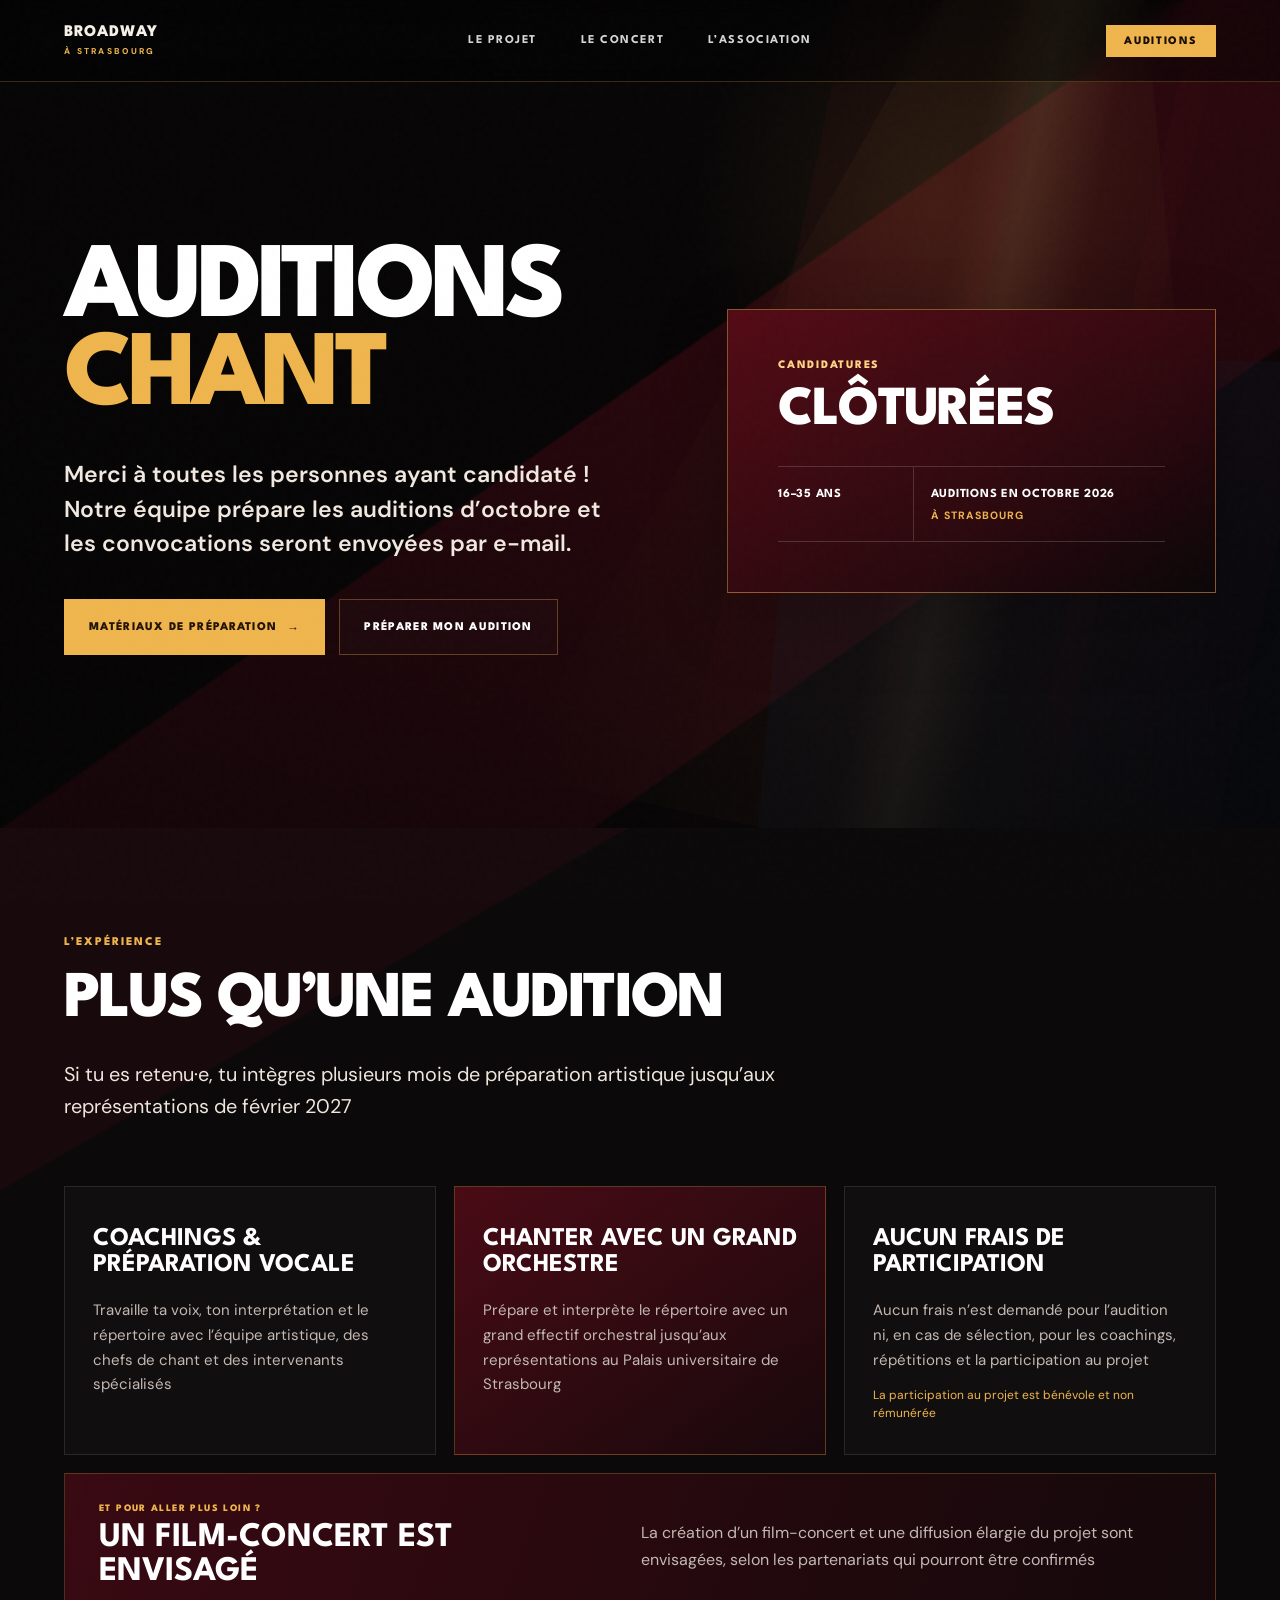
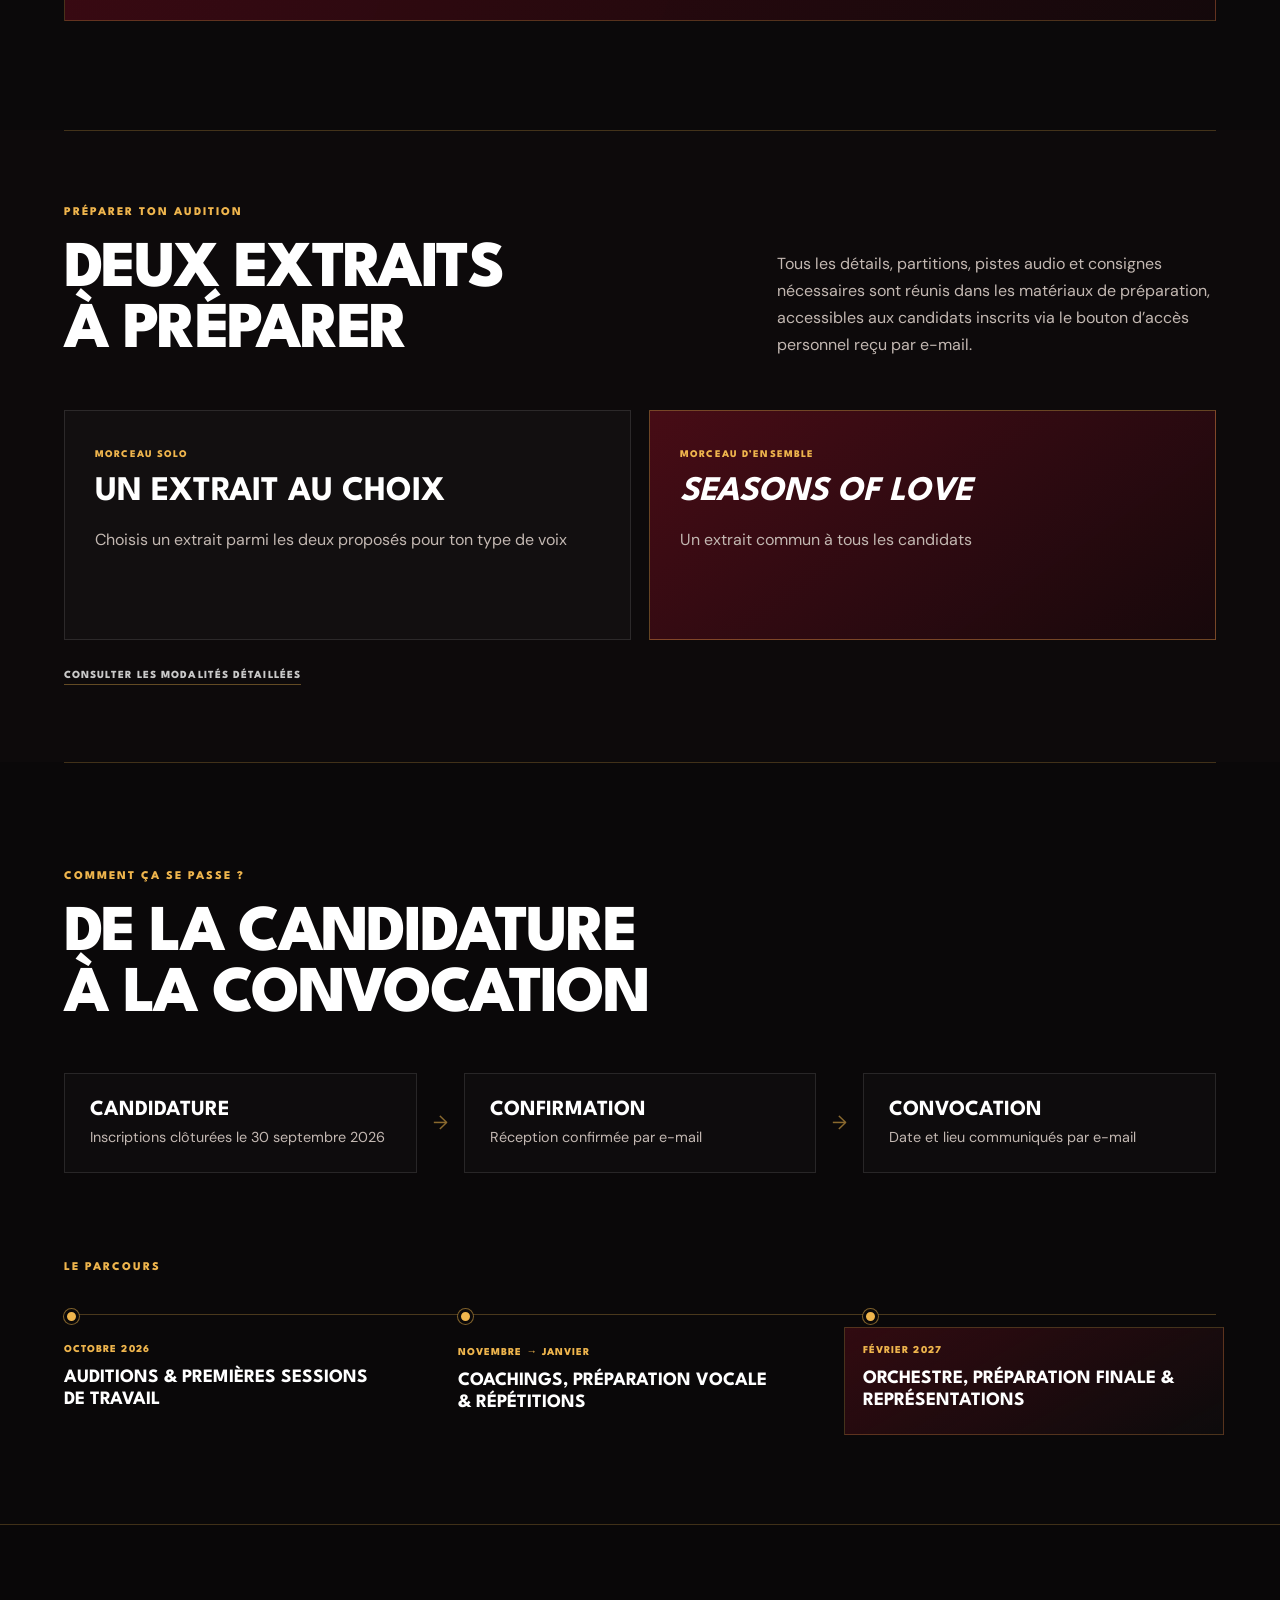
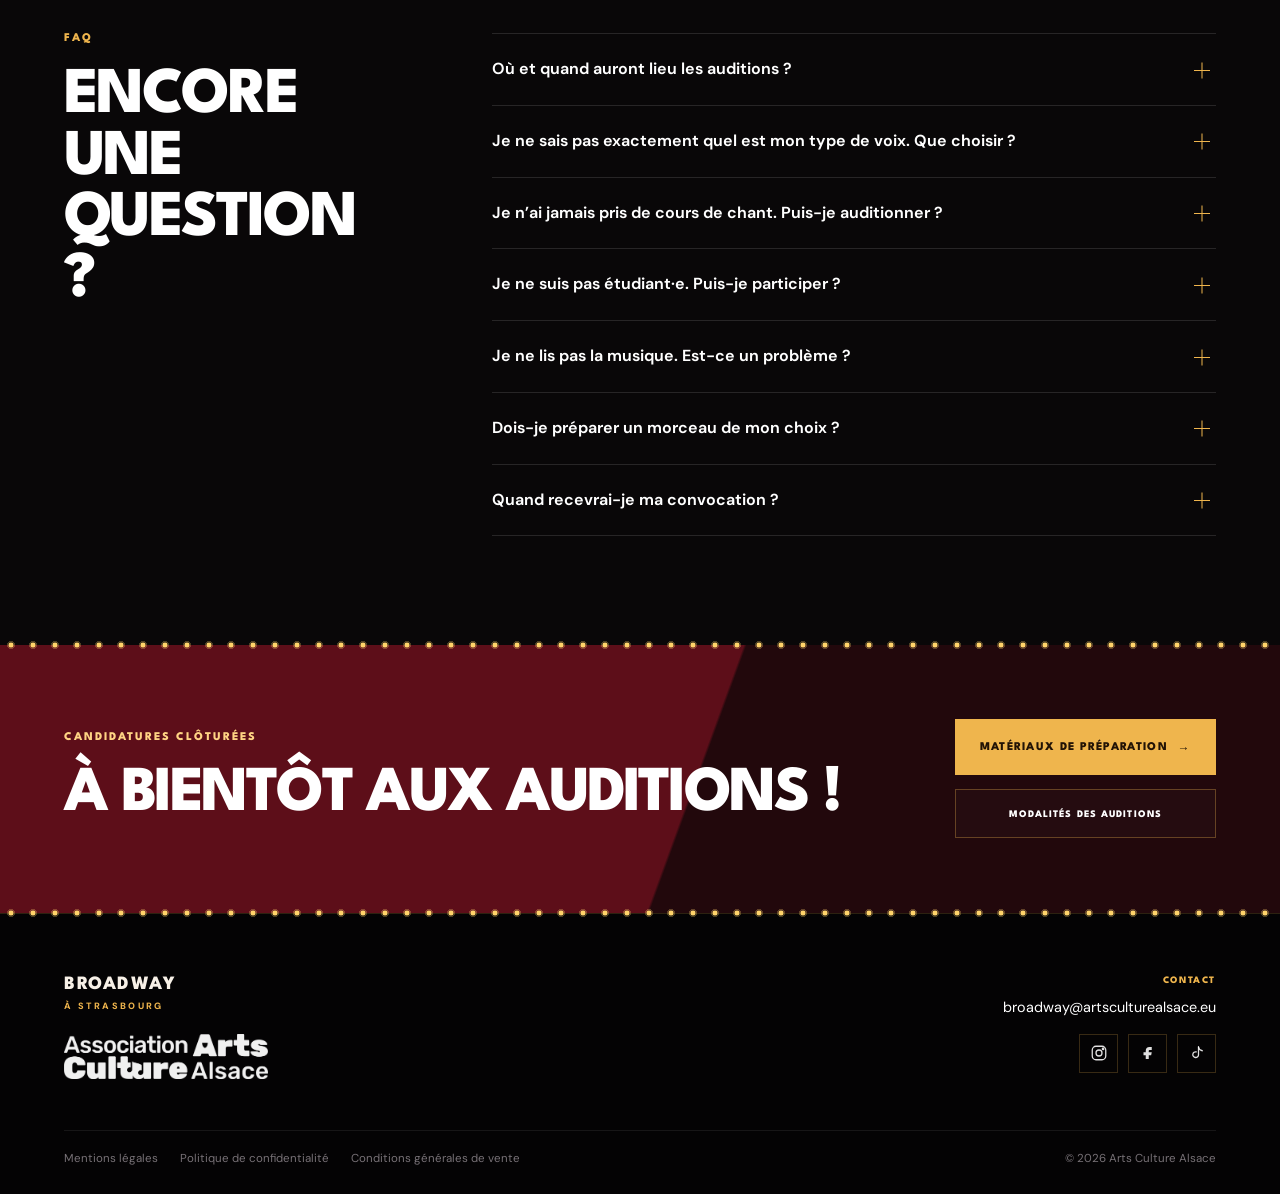
<file: auditions/index.html>
<!DOCTYPE html>

<html lang="fr">
<head>
<meta charset="utf-8"/>
<meta content="width=device-width, initial-scale=1, viewport-fit=cover" name="viewport"/>
<meta content="#17070a" name="theme-color"/>
<meta content="Auditions chant pour Broadway à Strasbourg — candidatures clôturées, auditions à Strasbourg en octobre 2026." name="description"/>
<meta content="Auditions chant · Broadway à Strasbourg" property="og:title"/>
<meta content="Les candidatures sont clôturées. Informations et préparation pour les candidats inscrits." property="og:description"/>
<meta content="website" property="og:type"/>
<title>Auditions chant · Broadway à Strasbourg</title>
<link href="../assets/icons/favicon.ico" rel="icon" sizes="any"/>
<link href="../assets/icons/favicon-32x32.png" rel="icon" sizes="32x32" type="image/png"/>
<link href="../assets/icons/favicon-16x16.png" rel="icon" sizes="16x16" type="image/png"/>
<link href="../assets/icons/apple-touch-icon.png" rel="apple-touch-icon"/>
<link href="https://fonts.googleapis.com" rel="preconnect"/>
<link crossorigin="" href="https://fonts.gstatic.com" rel="preconnect"/>
<link href="https://fonts.googleapis.com/css2?family=DM+Sans:wght@400;500;600;700;800&amp;family=League+Spartan:wght@500;600;700;800&amp;display=swap" rel="stylesheet"/>
<link href="../css/style.css" rel="stylesheet"/>
<link href="../css/auditions.css" rel="stylesheet"/>
</head>
<body class="auditions-page">
<div aria-hidden="true" class="grain"></div>
<header class="site-header" id="top">
<a aria-label="Broadway à Strasbourg — accueil" class="brand" href="../#top">
<span class="brand-main">BROADWAY</span>
<span class="brand-sub">À STRASBOURG</span>
</a>
<nav aria-label="Navigation principale" class="desktop-nav">
<a href="../#projet">LE PROJET</a>
<a href="../#concert">LE CONCERT</a>
<a href="../#association">L’ASSOCIATION</a>
</nav>
<a aria-current="page" class="nav-cta nav-cta-active" href="./">AUDITIONS</a>
<button aria-expanded="false" aria-label="Ouvrir le menu" class="menu-toggle" type="button">
<span></span><span></span>
</button>
</header>
<div aria-hidden="true" class="mobile-menu">
<nav aria-label="Navigation mobile">
<a href="../#projet">LE PROJET</a>
<a href="../#concert">LE CONCERT</a>
<a href="../#association">L’ASSOCIATION</a>
<a aria-current="page" class="mobile-cta mobile-cta-active" href="./">AUDITIONS</a>
</nav>
</div>
<main>
<section aria-labelledby="audition-title" class="audition-hero">
<div aria-hidden="true" class="audition-hero-art">
<span class="audition-ray audition-ray-a"></span>
<span class="audition-ray audition-ray-b"></span>
<span class="audition-ray audition-ray-c"></span>
</div>
<div aria-hidden="true" class="audition-hero-shade"></div>
<div class="audition-container audition-hero-inner">
<div class="audition-hero-copy reveal">

<h1 id="audition-title">AUDITIONS <span>CHANT</span></h1>
<p class="audition-hero-lead">Merci à toutes les personnes ayant candidaté ! Notre équipe prépare les auditions d’octobre et les convocations seront envoyées par e-mail.</p>
<div class="hero-actions">
<a class="button button-gold button-xl" href="materiaux/">MATÉRIAUX DE PRÉPARATION <span aria-hidden="true">→</span></a>
<a class="button button-ghost button-xl" href="#preparation">PRÉPARER MON AUDITION</a>
</div>
</div>
<aside aria-label="Informations essentielles" class="audition-key-info reveal">
<span class="key-label">CANDIDATURES</span>
<strong class="key-deadline">CLÔTURÉES</strong>
<div class="key-secondary">
<span><b>16–35 ANS</b></span>
<span><b>AUDITIONS EN OCTOBRE 2026</b><small>À STRASBOURG</small></span>
</div>

</aside>
</div>
</section>
<section class="section-standard experience-section" id="experience">
<div class="audition-container">
<div class="section-intro reveal">
<p class="section-kicker">L’EXPÉRIENCE</p>
<h2>PLUS QU’UNE AUDITION</h2>
<p class="section-lead">Si tu es retenu·e, tu intègres plusieurs mois de préparation artistique jusqu’aux représentations de février 2027</p>
</div>
<div class="experience-grid reveal">
<article class="experience-card">
<h3>COACHINGS &amp; PRÉPARATION VOCALE</h3>
<p>Travaille ta voix, ton interprétation et le répertoire avec l’équipe artistique, des chefs de chant et des intervenants spécialisés</p>
</article>
<article class="experience-card experience-card-featured">
<h3>CHANTER AVEC UN GRAND ORCHESTRE</h3>
<p>Prépare et interprète le répertoire avec un grand effectif orchestral jusqu’aux représentations au Palais universitaire de Strasbourg</p>
</article>
<article class="experience-card">
<h3>AUCUN FRAIS DE PARTICIPATION</h3>
<p>Aucun frais n’est demandé pour l’audition ni, en cas de sélection, pour les coachings, répétitions et la participation au projet</p>
<small>La participation au projet est bénévole et non rémunérée</small>
</article>
</div>
<aside class="film-callout reveal">
<div>
<p class="callout-kicker">ET POUR ALLER PLUS LOIN ?</p>
<h3>UN FILM-CONCERT EST ENVISAGÉ</h3>
</div>
<p>La création d’un film-concert et une diffusion élargie du projet sont envisagées, selon les partenariats qui pourront être confirmés</p>
</aside>
</div>
</section>
<section class="section-standard preparation-section" id="preparation">
<div class="audition-container">
<div class="preparation-heading reveal">
<div>
<p class="section-kicker">PRÉPARER TON AUDITION</p>
<h2>DEUX EXTRAITS À PRÉPARER</h2>
</div>
<p>Tous les détails, partitions, pistes audio et consignes nécessaires sont réunis dans les matériaux de préparation, accessibles aux candidats inscrits via le bouton d’accès personnel reçu par e-mail.</p>
</div>
<div class="prep-grid reveal">
<article class="prep-card">
<div>
<span class="prep-label">MORCEAU SOLO</span>
<h3>UN EXTRAIT AU CHOIX</h3>
<p>Choisis un extrait parmi les deux proposés pour ton type de voix</p>
</div>
</article>
<article class="prep-card prep-card-gold">
<div>
<span class="prep-label">MORCEAU D’ENSEMBLE</span>
<h3><em>SEASONS OF LOVE</em></h3>
<p>Un extrait commun à tous les candidats</p>
</div>
</article>
</div>
<div class="materials-actions reveal">
<a class="text-link" href="modalites/">CONSULTER LES MODALITÉS DÉTAILLÉES</a>
</div>
</div>
</section>
<section class="process-section section-standard" id="processus">
<div class="audition-container">
<div class="process-heading reveal">
<p class="section-kicker">COMMENT ÇA SE PASSE ?</p>
<h2>DE LA CANDIDATURE À LA CONVOCATION</h2>
</div>
<div class="application-steps reveal">
<article>
<strong>CANDIDATURE</strong>
<p>Inscriptions clôturées le 30 septembre 2026</p>
</article>
<div aria-hidden="true" class="step-arrow">→</div>
<article>
<strong>CONFIRMATION</strong>
<p>Réception confirmée par e-mail</p>
</article>
<div aria-hidden="true" class="step-arrow">→</div>
<article>
<strong>CONVOCATION</strong>
<p>Date et lieu communiqués par e-mail</p>
</article>
</div>
<div class="timeline-heading reveal">
<p class="section-kicker">LE PARCOURS</p>
</div>
<div aria-label="Calendrier du projet d’octobre 2026 à février 2027" class="season-timeline reveal">
<div aria-hidden="true" class="timeline-line"></div>
<article class="timeline-item">
<span class="timeline-dot"></span>
<div class="timeline-month">OCTOBRE 2026</div>
<strong>AUDITIONS &amp; PREMIÈRES SESSIONS DE TRAVAIL</strong>
</article>
<article class="timeline-item">
<span class="timeline-dot"></span>
<div class="timeline-month">NOVEMBRE → JANVIER</div>
<strong>COACHINGS, PRÉPARATION VOCALE &amp; RÉPÉTITIONS</strong>
</article>
<article class="timeline-item timeline-highlight">
<span class="timeline-dot"></span>
<div class="timeline-month">FÉVRIER 2027</div>
<strong>ORCHESTRE, PRÉPARATION FINALE &amp; REPRÉSENTATIONS</strong>
</article>
</div>
</div>
</section>
<section class="faq-section section-standard" id="faq">
<div class="audition-container faq-layout">
<div class="faq-heading reveal">
<p class="section-kicker">FAQ</p>
<h2>ENCORE UNE QUESTION ?</h2>
</div>
<div class="faq-list reveal">
<details>
<summary>Où et quand auront lieu les auditions ?</summary>
<p>Les auditions auront lieu à Strasbourg, en octobre 2026, sur convocation. La date, l’heure de passage et le lieu exact seront précisés dans la convocation.</p>
</details>
<details>
<summary>Je ne sais pas exactement quel est mon type de voix. Que choisir ?</summary>
<p>Ce n’est pas un problème. Si tu as indiqué « Je ne sais pas encore » lors de ton inscription, le guide de préparation t’explique comment t’orienter. Le type de voix indiqué sert à organiser les matériaux à préparer et ne constitue pas une classification définitive de ta voix.</p>
</details>
<details>
<summary>Je n’ai jamais pris de cours de chant. Puis-je auditionner ?</summary>
<p>Les candidatures sont désormais clôturées. Aucun diplôme, cours de chant ou cursus particulier n’était exigé pour s’inscrire. Les parcours peuvent être très différents : conservatoire, chorale, pratique autodidacte, expérience de la scène ou début dans le chant.</p>
</details>
<details>
<summary>Je ne suis pas étudiant·e. Puis-je participer ?</summary>
<p>Le statut étudiant n’était pas obligatoire pour candidater. Les inscriptions, ouvertes aux personnes âgées de 16 à 35 ans, sont désormais clôturées.</p>
</details>
<details>
<summary>Je ne lis pas la musique. Est-ce un problème ?</summary>
<p>Non. La lecture musicale est un atout, mais elle n’est pas obligatoire. Les candidats inscrits ont accès au guide de préparation, aux partitions et aux pistes de travail grâce au bouton d’accès personnel reçu par e-mail.</p>
</details>
<details>
<summary>Dois-je préparer un morceau de mon choix ?</summary>
<p>Non. Deux extraits sont imposés : le morceau d’ensemble <em>Seasons of Love</em> et un morceau solo à choisir parmi les deux propositions correspondant à ton type de voix. Les matériaux de préparation sont accessibles aux candidats inscrits via le bouton d’accès personnel reçu par e-mail.</p>
</details>
<details>
<summary>Quand recevrai-je ma convocation ?</summary>
<p>Le mail de confirmation envoyé lors de ton inscription confirme la réception de ta candidature. Ta convocation sera envoyée séparément une fois les créneaux organisés. Elle précisera la date, l’heure et le lieu de ton passage et te parviendra suffisamment en amont pour te permettre de t’organiser.</p>
</details>
</div>
</div>
</section>
<section class="final-cta-section marquee-frame">
<div class="audition-container final-cta-inner reveal">
<div class="final-cta-copy">
<p class="section-kicker section-kicker-light">CANDIDATURES CLÔTURÉES</p>
<h2>À BIENTÔT AUX AUDITIONS !</h2>
</div>
<div class="final-cta-actions">
<a class="button button-gold button-xl" href="materiaux/">MATÉRIAUX DE PRÉPARATION <span aria-hidden="true">→</span></a>
<div class="secondary-actions">
<a class="button button-ghost" href="modalites/">MODALITÉS DES AUDITIONS</a>
</div>
</div>
</div>
</section>
</main>
<button aria-label="Revenir en haut de la page" class="back-to-top" title="Revenir en haut" type="button">
<span aria-hidden="true">↑</span>
</button>
<footer class="site-footer">
<div class="footer-inner">
<div class="footer-brand-block">
<a aria-label="Broadway à Strasbourg — accueil" class="footer-title" href="../#top">
<span>BROADWAY</span>
<small>À STRASBOURG</small>
</a>
<a class="footer-aca-link" href="https://artsculturealsace.eu/" aria-label="Site d’Arts Culture Alsace"><img alt="Arts Culture Alsace" class="footer-aca-logo" loading="lazy" src="../assets/logos/arts-culture-alsace-white.png"/></a>
</div>
<div class="footer-contact">
<span class="footer-contact-label">CONTACT</span>
<a class="footer-email" href="mailto:broadway@artsculturealsace.eu">broadway@artsculturealsace.eu</a>
<div aria-label="Réseaux sociaux Arts Culture Alsace" class="socials">
<a aria-label="Instagram Arts Culture Alsace" href="https://www.instagram.com/artsculturealsace/" rel="noopener noreferrer" target="_blank">
<svg aria-hidden="true" viewbox="0 0 24 24"><rect height="18" rx="5" width="18" x="3" y="3"></rect><circle cx="12" cy="12" r="4"></circle><circle cx="17.4" cy="6.6" r="1"></circle></svg>
</a>
<a aria-label="Facebook Arts Culture Alsace" href="https://www.facebook.com/p/Arts-Culture-Alsace-61580677268485/" rel="noopener noreferrer" target="_blank">
<svg aria-hidden="true" viewbox="0 0 24 24"><path d="M14 8h3V4h-3c-3.3 0-5 2-5 5v2H6v4h3v5h4v-5h3.2l.8-4H13V9c0-.7.3-1 1-1Z"></path></svg>
</a>
<a aria-label="TikTok Arts Culture Alsace" href="https://www.tiktok.com/@artsculturealsace" rel="noopener noreferrer" target="_blank">
<svg aria-hidden="true" viewbox="0 0 24 24"><path d="M14 4v10.2a3.8 3.8 0 1 1-3-3.7"></path><path d="M14 4c.5 2.8 2.2 4.5 5 5"></path></svg>
</a>
</div>
</div>
</div>
<div class="footer-bottom">
<div class="footer-legal">
<a href="../mentions-legales/">Mentions légales</a>
<a href="../confidentialite/">Politique de confidentialité</a>
<a href="../conditions-generales-de-vente/">Conditions générales de vente</a></div>
<span>© 2026 Arts Culture Alsace</span>
</div>
</footer>
<script src="../js/main.js"></script>
</body>
</html>
</file>
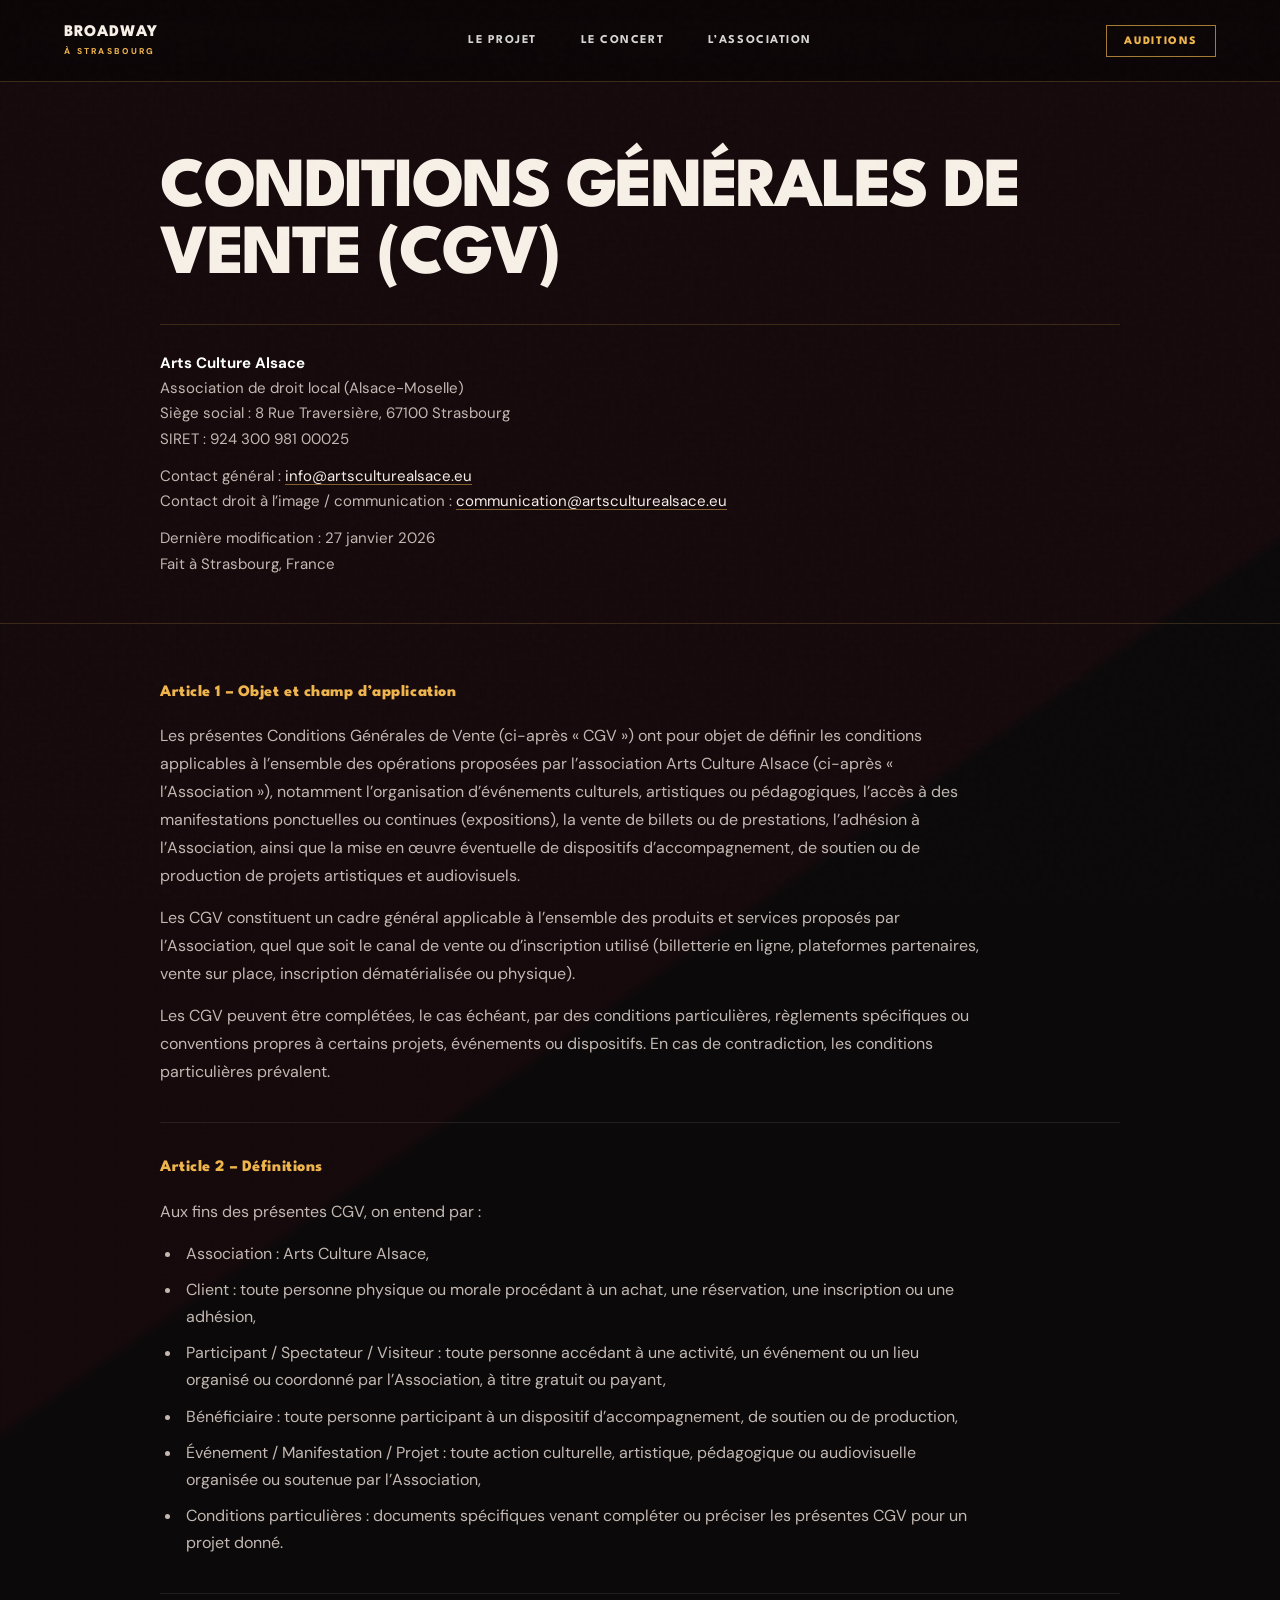
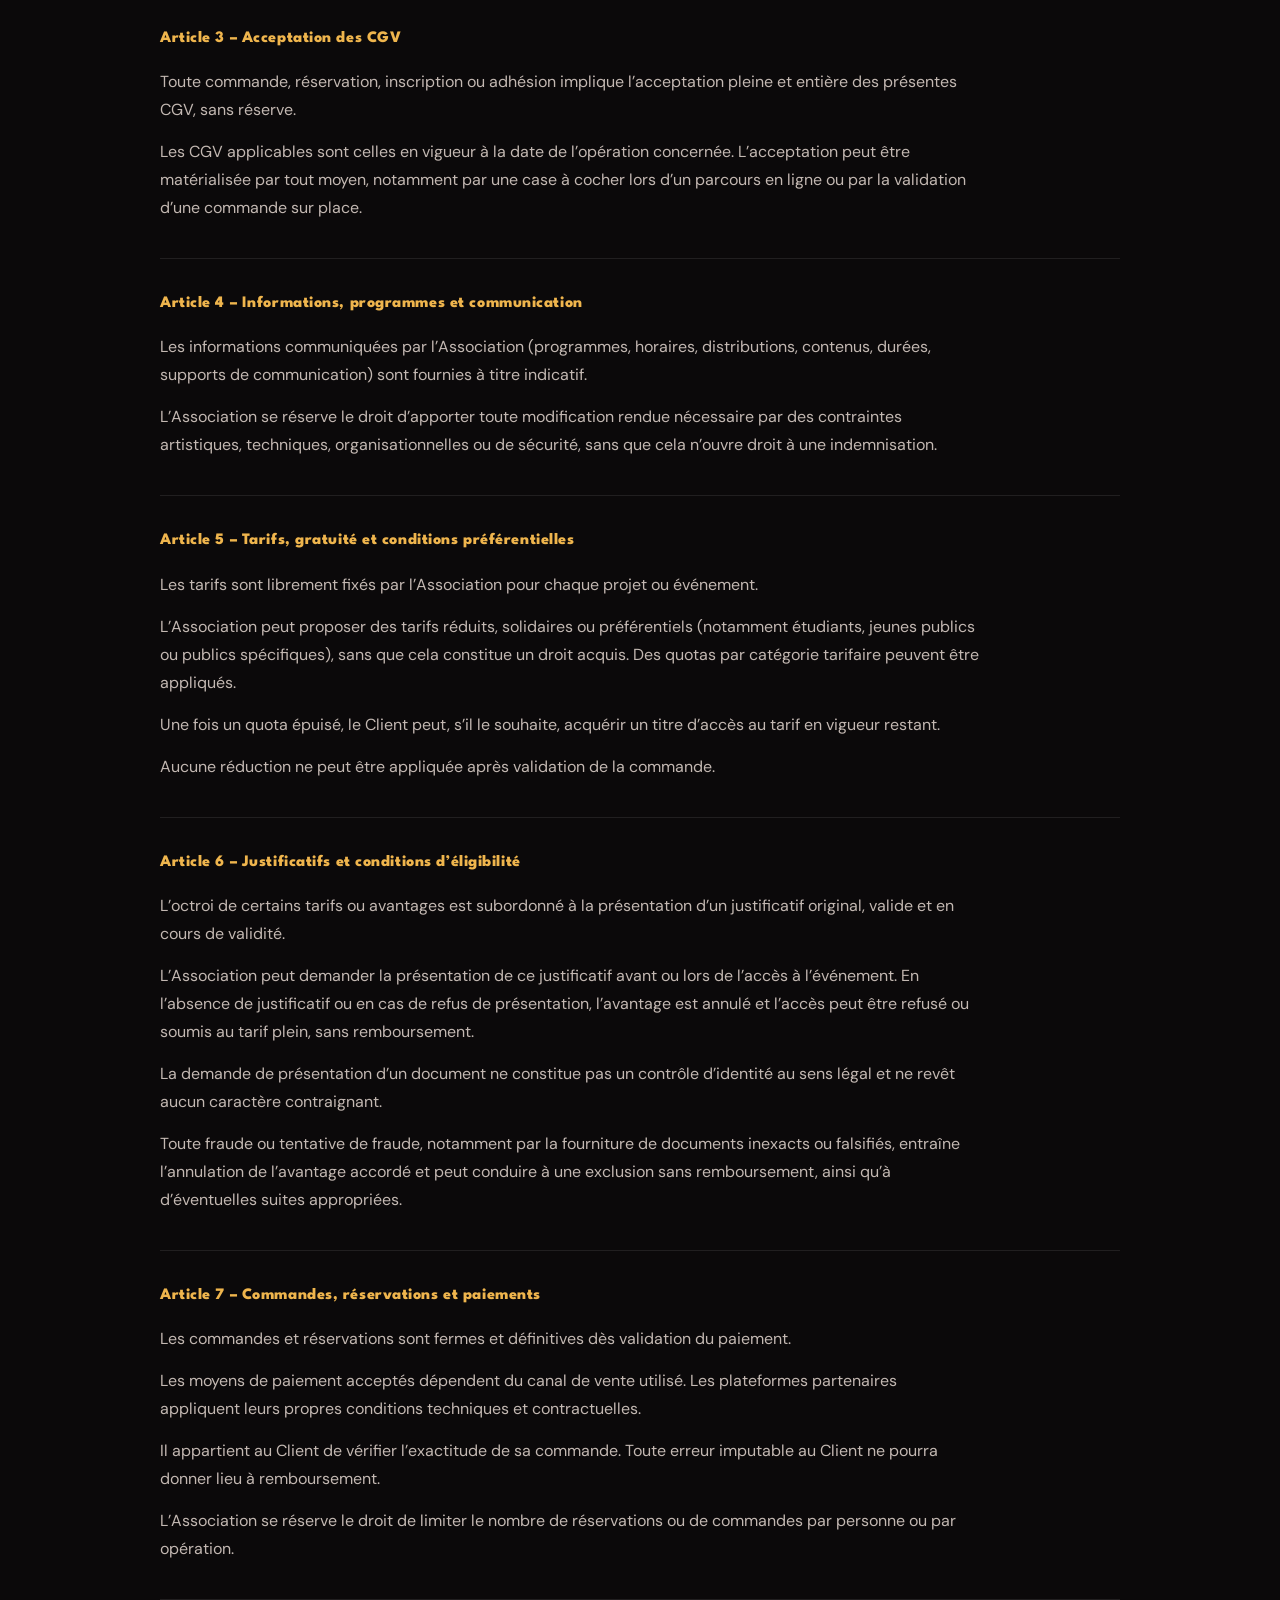
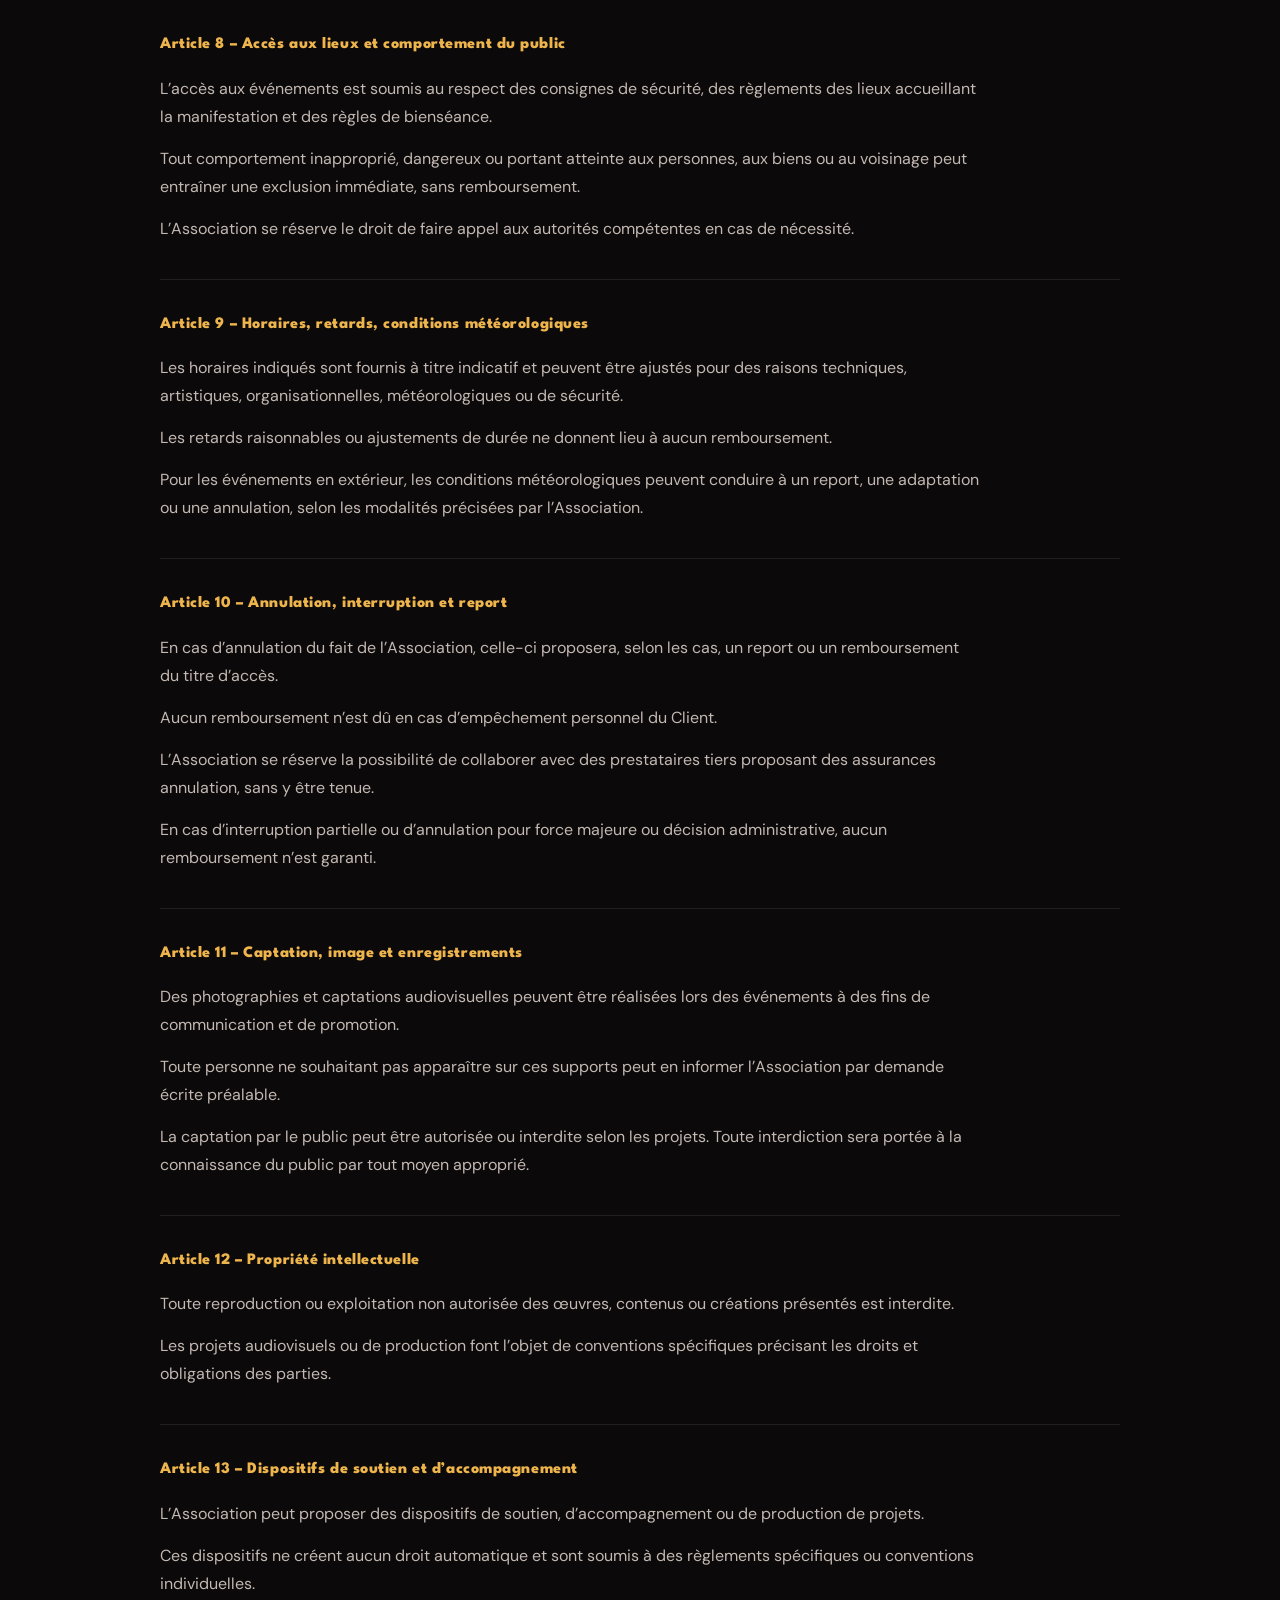
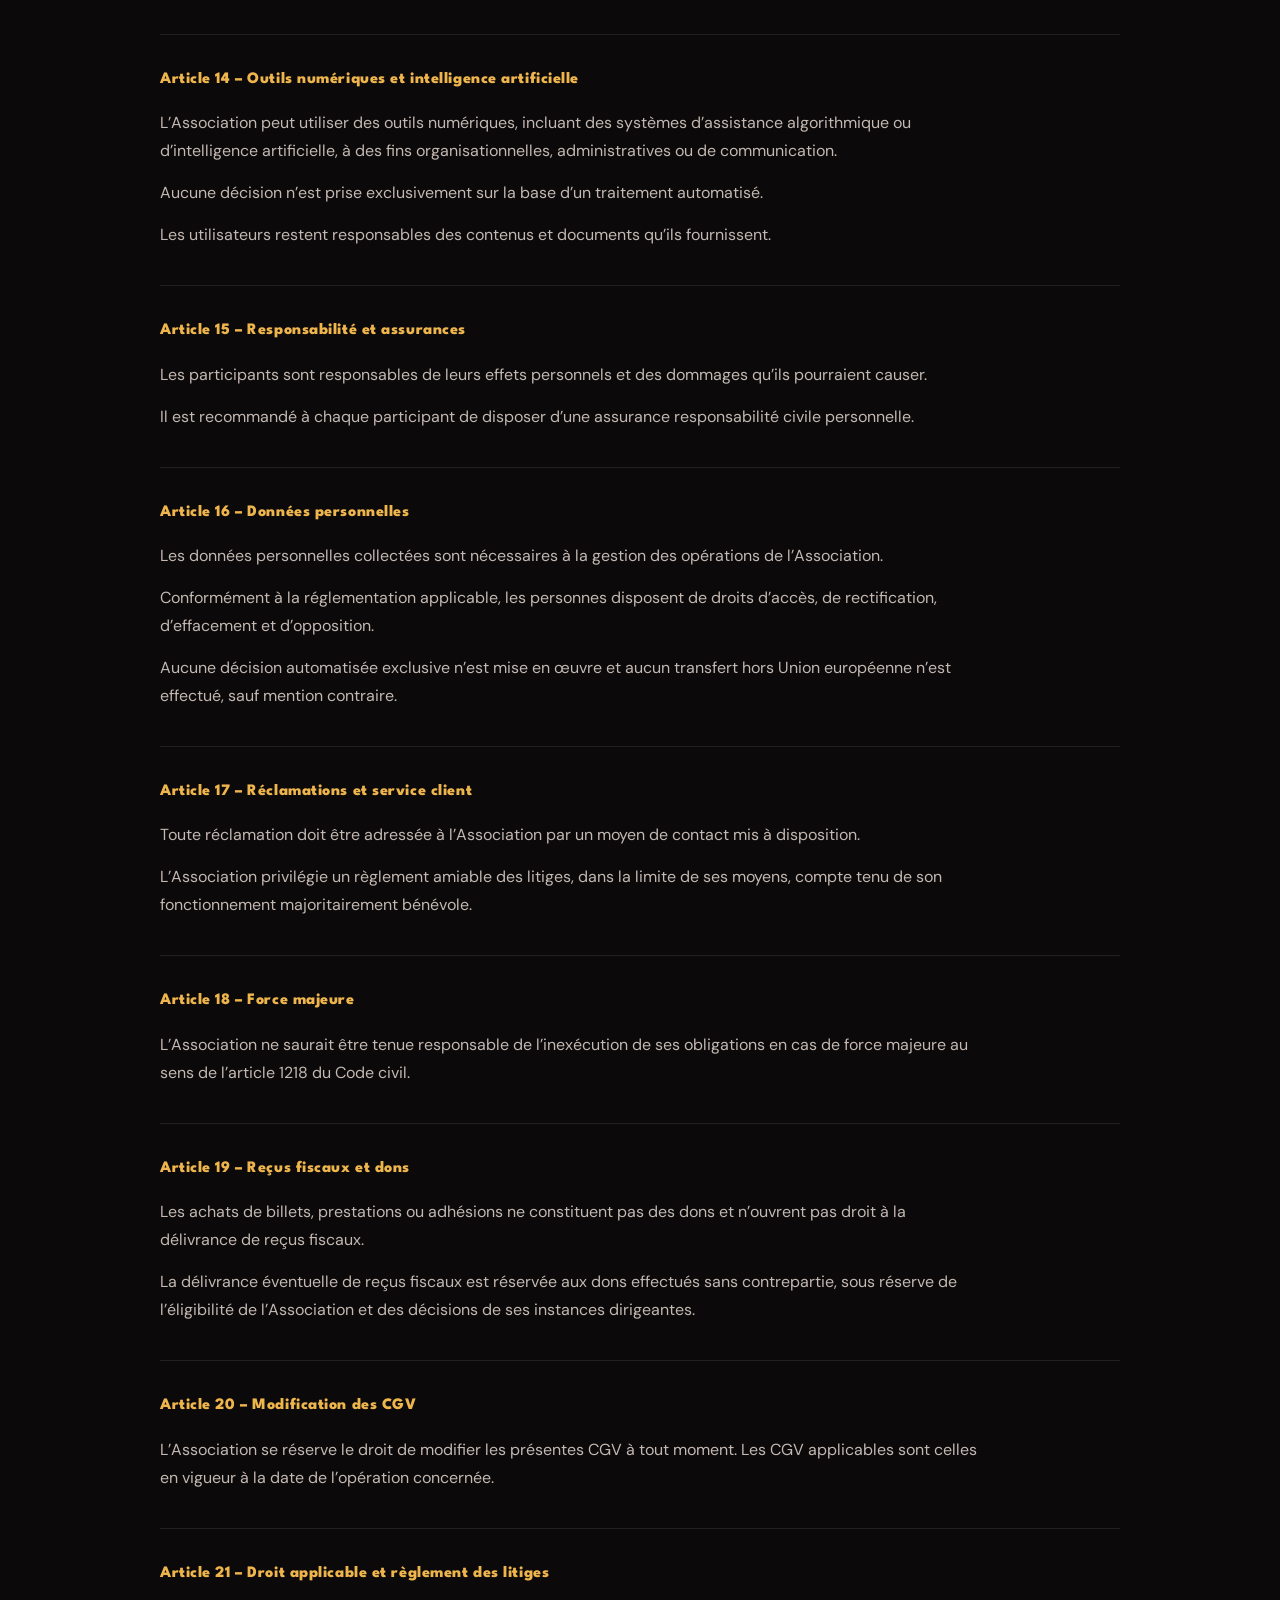
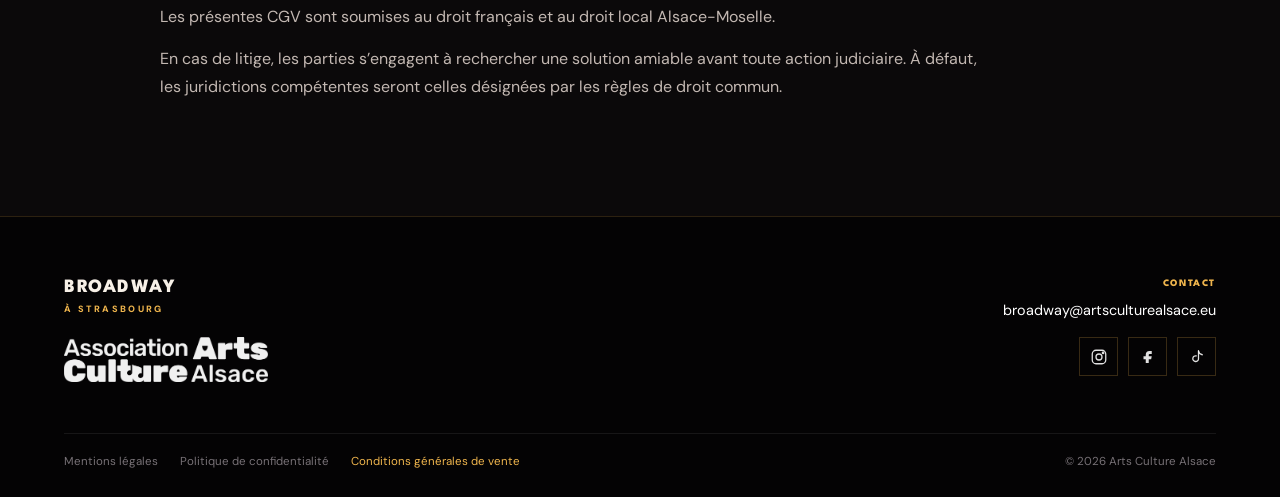
<file: conditions-generales-de-vente/index.html>
<!DOCTYPE html>
<html lang="fr">
<head>
<meta charset="utf-8"/>
<meta content="width=device-width, initial-scale=1, viewport-fit=cover" name="viewport"/>
<meta content="#17070a" name="theme-color"/>
<meta content="Conditions Générales de Vente d’Arts Culture Alsace applicables aux opérations proposées par l’association." name="description"/>
<meta content="Conditions Générales de Vente · Broadway à Strasbourg" property="og:title"/>
<meta content="Conditions Générales de Vente d’Arts Culture Alsace." property="og:description"/>
<meta content="website" property="og:type"/>
<title>Conditions Générales de Vente · Broadway à Strasbourg</title>
<link href="../assets/icons/favicon.ico" rel="icon" sizes="any"/>
<link href="../assets/icons/favicon-32x32.png" rel="icon" sizes="32x32" type="image/png"/>
<link href="../assets/icons/favicon-16x16.png" rel="icon" sizes="16x16" type="image/png"/>
<link href="../assets/icons/apple-touch-icon.png" rel="apple-touch-icon"/>
<link href="https://fonts.googleapis.com" rel="preconnect"/>
<link crossorigin="" href="https://fonts.gstatic.com" rel="preconnect"/>
<link href="https://fonts.googleapis.com/css2?family=DM+Sans:wght@400;500;600;700;800&amp;family=League+Spartan:wght@500;600;700;800&amp;display=swap" rel="stylesheet"/>
<link href="../css/style.css" rel="stylesheet"/>
<link href="../css/legal.css" rel="stylesheet"/>
</head>
<body class="legal-page cgv-page">
<div aria-hidden="true" class="grain"></div>
<header class="site-header" id="top">
<a aria-label="Broadway à Strasbourg — accueil" class="brand" href="../#top">
<span class="brand-main">BROADWAY</span>
<span class="brand-sub">À STRASBOURG</span>
</a>
<nav aria-label="Navigation principale" class="desktop-nav">
<a href="../#projet">LE PROJET</a>
<a href="../#concert">LE CONCERT</a>
<a href="../#association">L’ASSOCIATION</a>
</nav>
<a class="nav-cta" href="../auditions/">AUDITIONS</a>
<button aria-expanded="false" aria-label="Ouvrir le menu" class="menu-toggle" type="button">
<span></span><span></span>
</button>
</header>
<div aria-hidden="true" class="mobile-menu">
<nav aria-label="Navigation mobile">
<a href="../#projet">LE PROJET</a>
<a href="../#concert">LE CONCERT</a>
<a href="../#association">L’ASSOCIATION</a>
<a class="mobile-cta" href="../auditions/">AUDITIONS</a>
</nav>
</div>
<main class="legal-main">
<section class="legal-header">
<div class="legal-container">
<h1>CONDITIONS GÉNÉRALES DE VENTE (CGV)</h1>
<div class="legal-document-meta">
<p><strong>Arts Culture Alsace</strong><br/>
Association de droit local (Alsace-Moselle)<br/>
Siège social : 8 Rue Traversière, 67100 Strasbourg<br/>
SIRET : 924 300 981 00025</p>
<p>Contact général : <a href="mailto:info@artsculturealsace.eu">info@artsculturealsace.eu</a><br/>
Contact droit à l’image / communication : <a href="mailto:communication@artsculturealsace.eu">communication@artsculturealsace.eu</a></p>
<p>Dernière modification : 27 janvier 2026<br/>
Fait à Strasbourg, France</p>
</div>
</div>
</section>
<section class="legal-content">
<div class="legal-container legal-sections">
<section>
<h2>Article 1 – Objet et champ d’application</h2>
<p>Les présentes Conditions Générales de Vente (ci-après « CGV ») ont pour objet de définir les conditions applicables à l’ensemble des opérations proposées par l’association Arts Culture Alsace (ci-après « l’Association »), notamment l’organisation d’événements culturels, artistiques ou pédagogiques, l’accès à des manifestations ponctuelles ou continues (expositions), la vente de billets ou de prestations, l’adhésion à l’Association, ainsi que la mise en œuvre éventuelle de dispositifs d’accompagnement, de soutien ou de production de projets artistiques et audiovisuels.</p>
<p>Les CGV constituent un cadre général applicable à l’ensemble des produits et services proposés par l’Association, quel que soit le canal de vente ou d’inscription utilisé (billetterie en ligne, plateformes partenaires, vente sur place, inscription dématérialisée ou physique).</p>
<p>Les CGV peuvent être complétées, le cas échéant, par des conditions particulières, règlements spécifiques ou conventions propres à certains projets, événements ou dispositifs. En cas de contradiction, les conditions particulières prévalent.</p>
</section>
<section>
<h2>Article 2 – Définitions</h2>
<p>Aux fins des présentes CGV, on entend par :</p>
<ul>
<li>Association : Arts Culture Alsace,</li>
<li>Client : toute personne physique ou morale procédant à un achat, une réservation, une inscription ou une adhésion,</li>
<li>Participant / Spectateur / Visiteur : toute personne accédant à une activité, un événement ou un lieu organisé ou coordonné par l’Association, à titre gratuit ou payant,</li>
<li>Bénéficiaire : toute personne participant à un dispositif d’accompagnement, de soutien ou de production,</li>
<li>Événement / Manifestation / Projet : toute action culturelle, artistique, pédagogique ou audiovisuelle organisée ou soutenue par l’Association,</li>
<li>Conditions particulières : documents spécifiques venant compléter ou préciser les présentes CGV pour un projet donné.</li>
</ul>
</section>
<section>
<h2>Article 3 – Acceptation des CGV</h2>
<p>Toute commande, réservation, inscription ou adhésion implique l’acceptation pleine et entière des présentes CGV, sans réserve.</p>
<p>Les CGV applicables sont celles en vigueur à la date de l’opération concernée. L’acceptation peut être matérialisée par tout moyen, notamment par une case à cocher lors d’un parcours en ligne ou par la validation d’une commande sur place.</p>
</section>
<section>
<h2>Article 4 – Informations, programmes et communication</h2>
<p>Les informations communiquées par l’Association (programmes, horaires, distributions, contenus, durées, supports de communication) sont fournies à titre indicatif.</p>
<p>L’Association se réserve le droit d’apporter toute modification rendue nécessaire par des contraintes artistiques, techniques, organisationnelles ou de sécurité, sans que cela n’ouvre droit à une indemnisation.</p>
</section>
<section>
<h2>Article 5 – Tarifs, gratuité et conditions préférentielles</h2>
<p>Les tarifs sont librement fixés par l’Association pour chaque projet ou événement.</p>
<p>L’Association peut proposer des tarifs réduits, solidaires ou préférentiels (notamment étudiants, jeunes publics ou publics spécifiques), sans que cela constitue un droit acquis. Des quotas par catégorie tarifaire peuvent être appliqués.</p>
<p>Une fois un quota épuisé, le Client peut, s’il le souhaite, acquérir un titre d’accès au tarif en vigueur restant.</p>
<p>Aucune réduction ne peut être appliquée après validation de la commande.</p>
</section>
<section>
<h2>Article 6 – Justificatifs et conditions d’éligibilité</h2>
<p>L’octroi de certains tarifs ou avantages est subordonné à la présentation d’un justificatif original, valide et en cours de validité.</p>
<p>L’Association peut demander la présentation de ce justificatif avant ou lors de l’accès à l’événement. En l’absence de justificatif ou en cas de refus de présentation, l’avantage est annulé et l’accès peut être refusé ou soumis au tarif plein, sans remboursement.</p>
<p>La demande de présentation d’un document ne constitue pas un contrôle d’identité au sens légal et ne revêt aucun caractère contraignant.</p>
<p>Toute fraude ou tentative de fraude, notamment par la fourniture de documents inexacts ou falsifiés, entraîne l’annulation de l’avantage accordé et peut conduire à une exclusion sans remboursement, ainsi qu’à d’éventuelles suites appropriées.</p>
</section>
<section>
<h2>Article 7 – Commandes, réservations et paiements</h2>
<p>Les commandes et réservations sont fermes et définitives dès validation du paiement.</p>
<p>Les moyens de paiement acceptés dépendent du canal de vente utilisé. Les plateformes partenaires appliquent leurs propres conditions techniques et contractuelles.</p>
<p>Il appartient au Client de vérifier l’exactitude de sa commande. Toute erreur imputable au Client ne pourra donner lieu à remboursement.</p>
<p>L’Association se réserve le droit de limiter le nombre de réservations ou de commandes par personne ou par opération.</p>
</section>
<section>
<h2>Article 8 – Accès aux lieux et comportement du public</h2>
<p>L’accès aux événements est soumis au respect des consignes de sécurité, des règlements des lieux accueillant la manifestation et des règles de bienséance.</p>
<p>Tout comportement inapproprié, dangereux ou portant atteinte aux personnes, aux biens ou au voisinage peut entraîner une exclusion immédiate, sans remboursement.</p>
<p>L’Association se réserve le droit de faire appel aux autorités compétentes en cas de nécessité.</p>
</section>
<section>
<h2>Article 9 – Horaires, retards, conditions météorologiques</h2>
<p>Les horaires indiqués sont fournis à titre indicatif et peuvent être ajustés pour des raisons techniques, artistiques, organisationnelles, météorologiques ou de sécurité.</p>
<p>Les retards raisonnables ou ajustements de durée ne donnent lieu à aucun remboursement.</p>
<p>Pour les événements en extérieur, les conditions météorologiques peuvent conduire à un report, une adaptation ou une annulation, selon les modalités précisées par l’Association.</p>
</section>
<section>
<h2>Article 10 – Annulation, interruption et report</h2>
<p>En cas d’annulation du fait de l’Association, celle-ci proposera, selon les cas, un report ou un remboursement du titre d’accès.</p>
<p>Aucun remboursement n’est dû en cas d’empêchement personnel du Client.</p>
<p>L’Association se réserve la possibilité de collaborer avec des prestataires tiers proposant des assurances annulation, sans y être tenue.</p>
<p>En cas d’interruption partielle ou d’annulation pour force majeure ou décision administrative, aucun remboursement n’est garanti.</p>
</section>
<section>
<h2>Article 11 – Captation, image et enregistrements</h2>
<p>Des photographies et captations audiovisuelles peuvent être réalisées lors des événements à des fins de communication et de promotion.</p>
<p>Toute personne ne souhaitant pas apparaître sur ces supports peut en informer l’Association par demande écrite préalable.</p>
<p>La captation par le public peut être autorisée ou interdite selon les projets. Toute interdiction sera portée à la connaissance du public par tout moyen approprié.</p>
</section>
<section>
<h2>Article 12 – Propriété intellectuelle</h2>
<p>Toute reproduction ou exploitation non autorisée des œuvres, contenus ou créations présentés est interdite.</p>
<p>Les projets audiovisuels ou de production font l’objet de conventions spécifiques précisant les droits et obligations des parties.</p>
</section>
<section>
<h2>Article 13 – Dispositifs de soutien et d’accompagnement</h2>
<p>L’Association peut proposer des dispositifs de soutien, d’accompagnement ou de production de projets.</p>
<p>Ces dispositifs ne créent aucun droit automatique et sont soumis à des règlements spécifiques ou conventions individuelles.</p>
</section>
<section>
<h2>Article 14 – Outils numériques et intelligence artificielle</h2>
<p>L’Association peut utiliser des outils numériques, incluant des systèmes d’assistance algorithmique ou d’intelligence artificielle, à des fins organisationnelles, administratives ou de communication.</p>
<p>Aucune décision n’est prise exclusivement sur la base d’un traitement automatisé.</p>
<p>Les utilisateurs restent responsables des contenus et documents qu’ils fournissent.</p>
</section>
<section>
<h2>Article 15 – Responsabilité et assurances</h2>
<p>Les participants sont responsables de leurs effets personnels et des dommages qu’ils pourraient causer.</p>
<p>Il est recommandé à chaque participant de disposer d’une assurance responsabilité civile personnelle.</p>
</section>
<section>
<h2>Article 16 – Données personnelles</h2>
<p>Les données personnelles collectées sont nécessaires à la gestion des opérations de l’Association.</p>
<p>Conformément à la réglementation applicable, les personnes disposent de droits d’accès, de rectification, d’effacement et d’opposition.</p>
<p>Aucune décision automatisée exclusive n’est mise en œuvre et aucun transfert hors Union européenne n’est effectué, sauf mention contraire.</p>
</section>
<section>
<h2>Article 17 – Réclamations et service client</h2>
<p>Toute réclamation doit être adressée à l’Association par un moyen de contact mis à disposition.</p>
<p>L’Association privilégie un règlement amiable des litiges, dans la limite de ses moyens, compte tenu de son fonctionnement majoritairement bénévole.</p>
</section>
<section>
<h2>Article 18 – Force majeure</h2>
<p>L’Association ne saurait être tenue responsable de l’inexécution de ses obligations en cas de force majeure au sens de l’article 1218 du Code civil.</p>
</section>
<section>
<h2>Article 19 – Reçus fiscaux et dons</h2>
<p>Les achats de billets, prestations ou adhésions ne constituent pas des dons et n’ouvrent pas droit à la délivrance de reçus fiscaux.</p>
<p>La délivrance éventuelle de reçus fiscaux est réservée aux dons effectués sans contrepartie, sous réserve de l’éligibilité de l’Association et des décisions de ses instances dirigeantes.</p>
</section>
<section>
<h2>Article 20 – Modification des CGV</h2>
<p>L’Association se réserve le droit de modifier les présentes CGV à tout moment. Les CGV applicables sont celles en vigueur à la date de l’opération concernée.</p>
</section>
<section>
<h2>Article 21 – Droit applicable et règlement des litiges</h2>
<p>Les présentes CGV sont soumises au droit français et au droit local Alsace-Moselle.</p>
<p>En cas de litige, les parties s’engagent à rechercher une solution amiable avant toute action judiciaire. À défaut, les juridictions compétentes seront celles désignées par les règles de droit commun.</p>
</section>
</div>
</section>
</main>
<button aria-label="Revenir en haut de la page" class="back-to-top" title="Revenir en haut" type="button">
<span aria-hidden="true">↑</span>
</button>
<footer class="site-footer">
<div class="footer-inner">
<div class="footer-brand-block">
<a aria-label="Broadway à Strasbourg — accueil" class="footer-title" href="../#top">
<span>BROADWAY</span>
<small>À STRASBOURG</small>
</a>
<a class="footer-aca-link" href="https://artsculturealsace.eu/" aria-label="Site d’Arts Culture Alsace"><img alt="Arts Culture Alsace" class="footer-aca-logo" loading="lazy" src="../assets/logos/arts-culture-alsace-white.png"/></a>
</div>
<div class="footer-contact">
<span class="footer-contact-label">CONTACT</span>
<a class="footer-email" href="mailto:broadway@artsculturealsace.eu">broadway@artsculturealsace.eu</a>
<div aria-label="Réseaux sociaux Arts Culture Alsace" class="socials">
<a aria-label="Instagram Arts Culture Alsace" href="https://www.instagram.com/artsculturealsace/" rel="noopener noreferrer" target="_blank">
<svg aria-hidden="true" viewBox="0 0 24 24"><rect height="18" rx="5" width="18" x="3" y="3"></rect><circle cx="12" cy="12" r="4"></circle><circle cx="17.4" cy="6.6" r="1"></circle></svg>
</a>
<a aria-label="Facebook Arts Culture Alsace" href="https://www.facebook.com/p/Arts-Culture-Alsace-61580677268485/" rel="noopener noreferrer" target="_blank">
<svg aria-hidden="true" viewBox="0 0 24 24"><path d="M14 8h3V4h-3c-3.3 0-5 2-5 5v2H6v4h3v5h4v-5h3.2l.8-4H13V9c0-.7.3-1 1-1Z"></path></svg>
</a>
<a aria-label="TikTok Arts Culture Alsace" href="https://www.tiktok.com/@artsculturealsace" rel="noopener noreferrer" target="_blank">
<svg aria-hidden="true" viewBox="0 0 24 24"><path d="M14 4v10.2a3.8 3.8 0 1 1-3-3.7"></path><path d="M14 4c.5 2.8 2.2 4.5 5 5"></path></svg>
</a>
</div>
</div>
</div>
<div class="footer-bottom">
<div class="footer-legal">
<a href="../mentions-legales/">Mentions légales</a>
<a href="../confidentialite/">Politique de confidentialité</a>
<a aria-current="page" href="./">Conditions générales de vente</a>
</div>
<span>© 2026 Arts Culture Alsace</span>
</div>
</footer>
<script src="../js/main.js"></script>
</body>
</html>
</file>
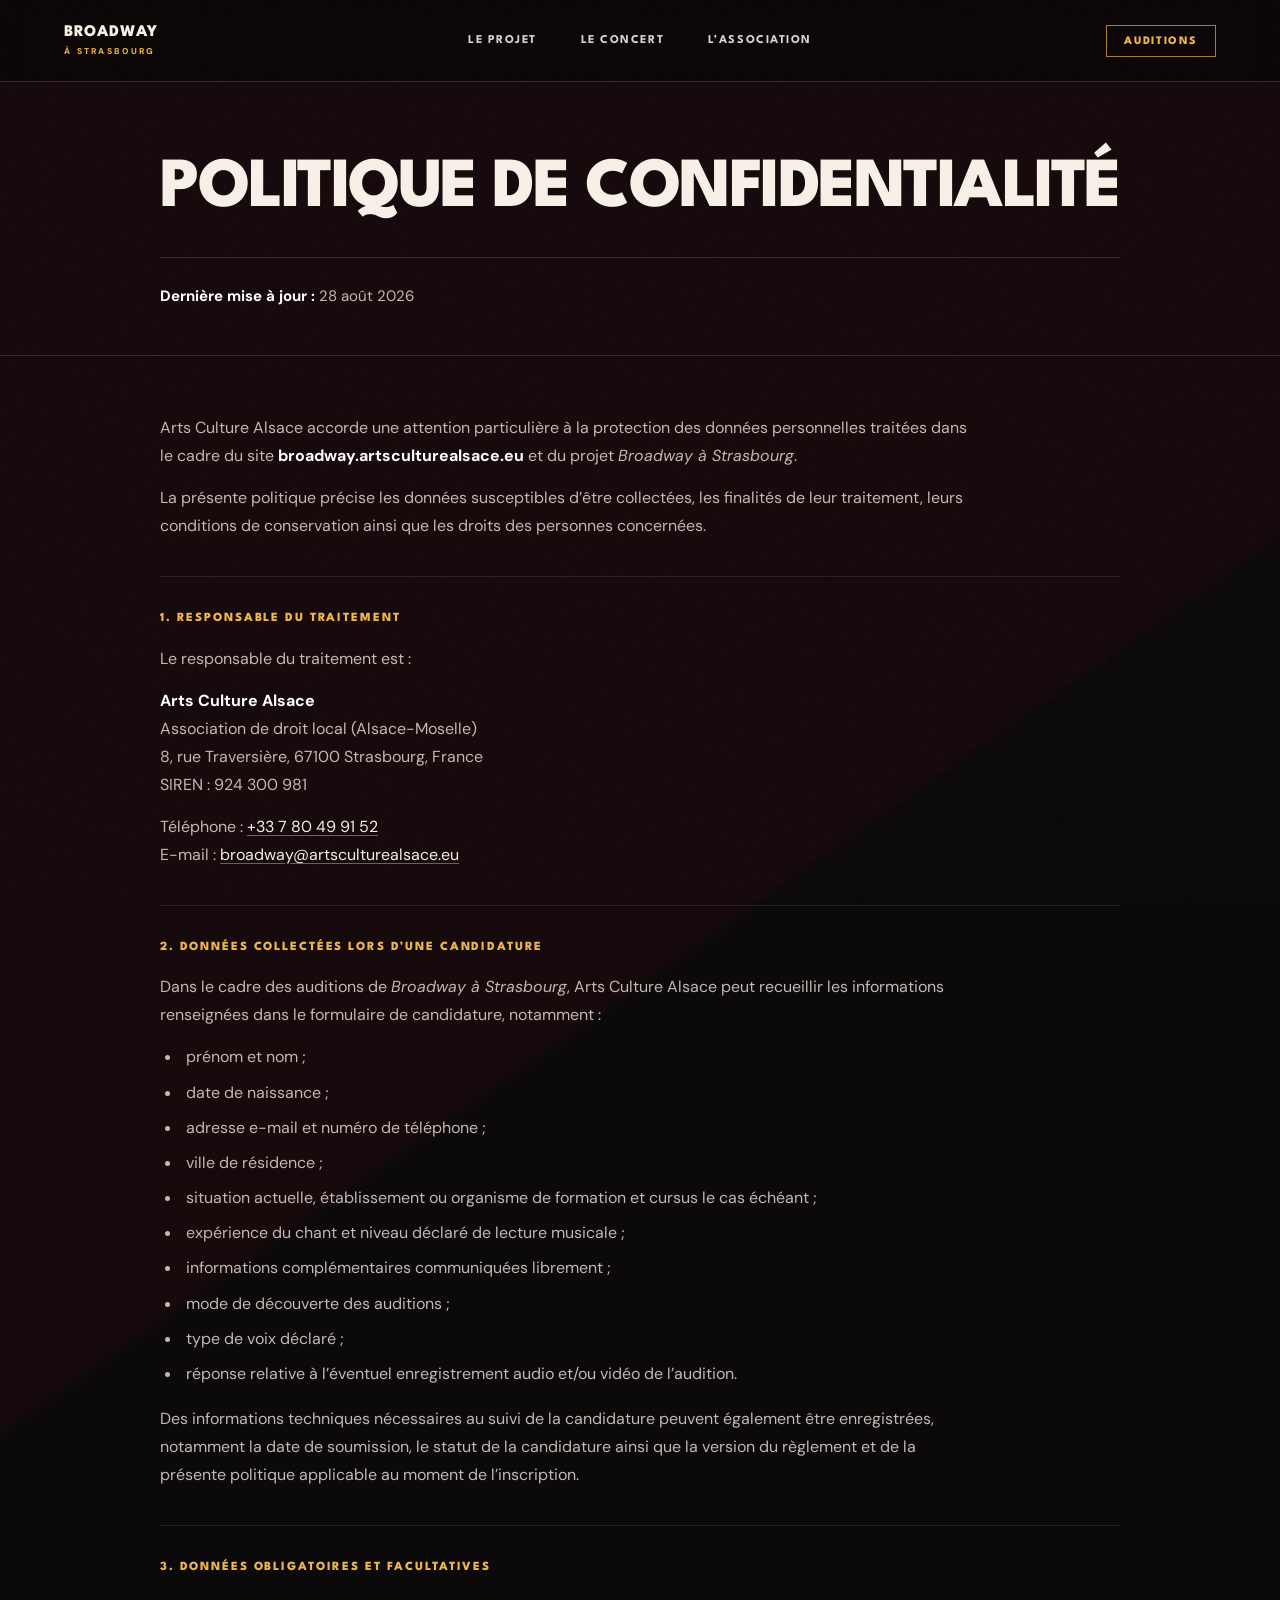
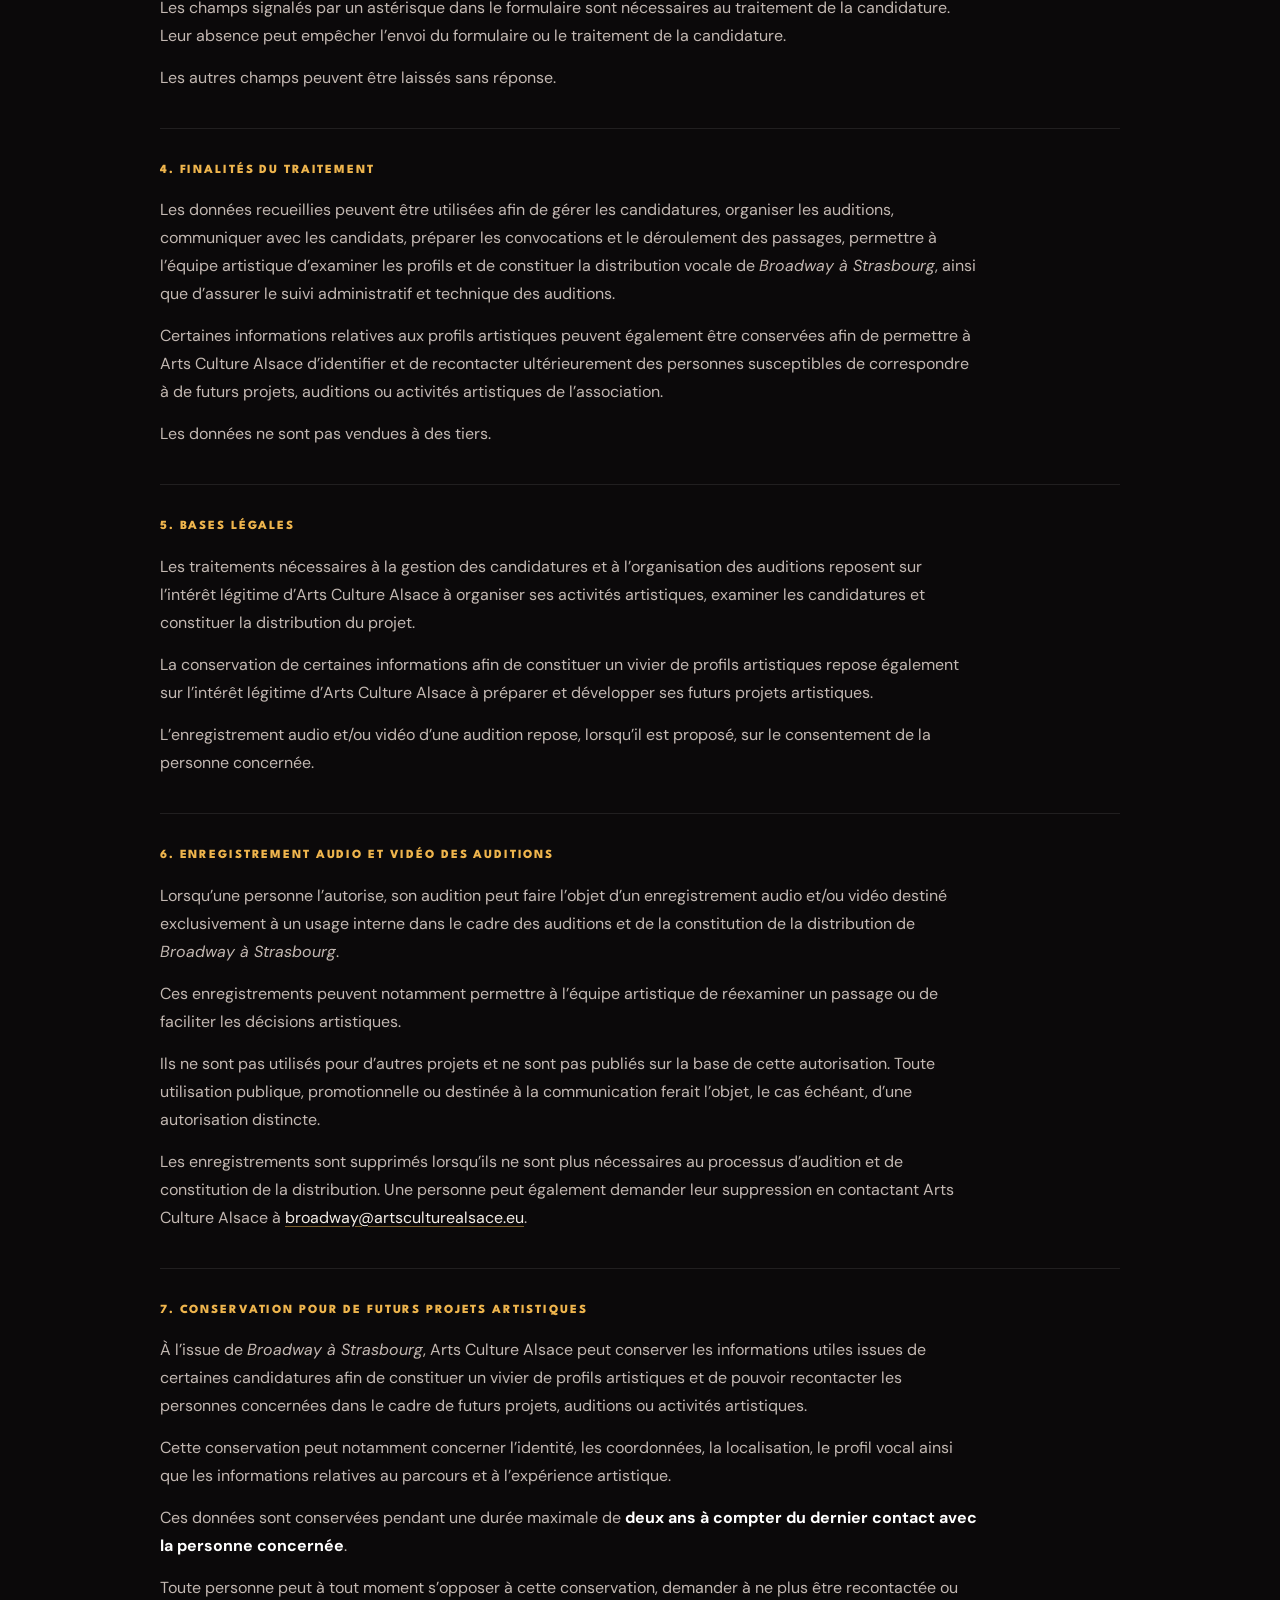
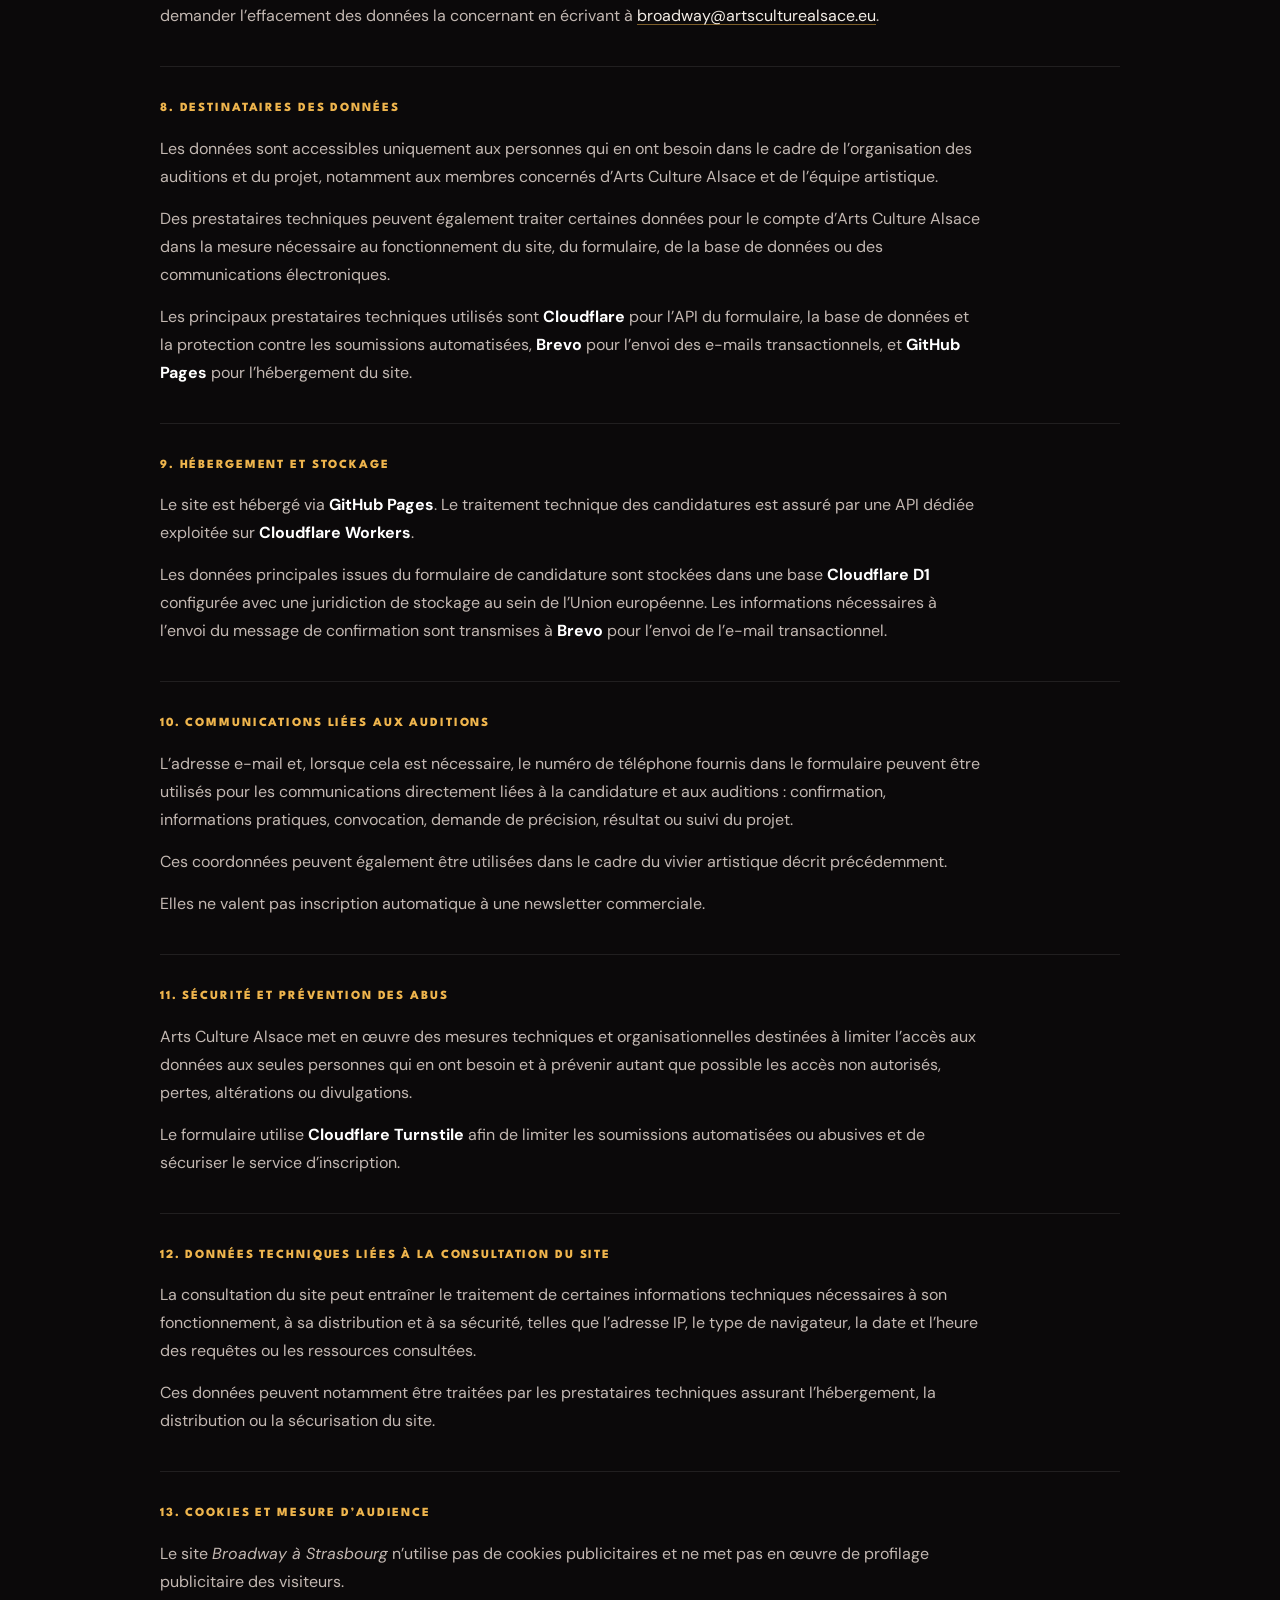
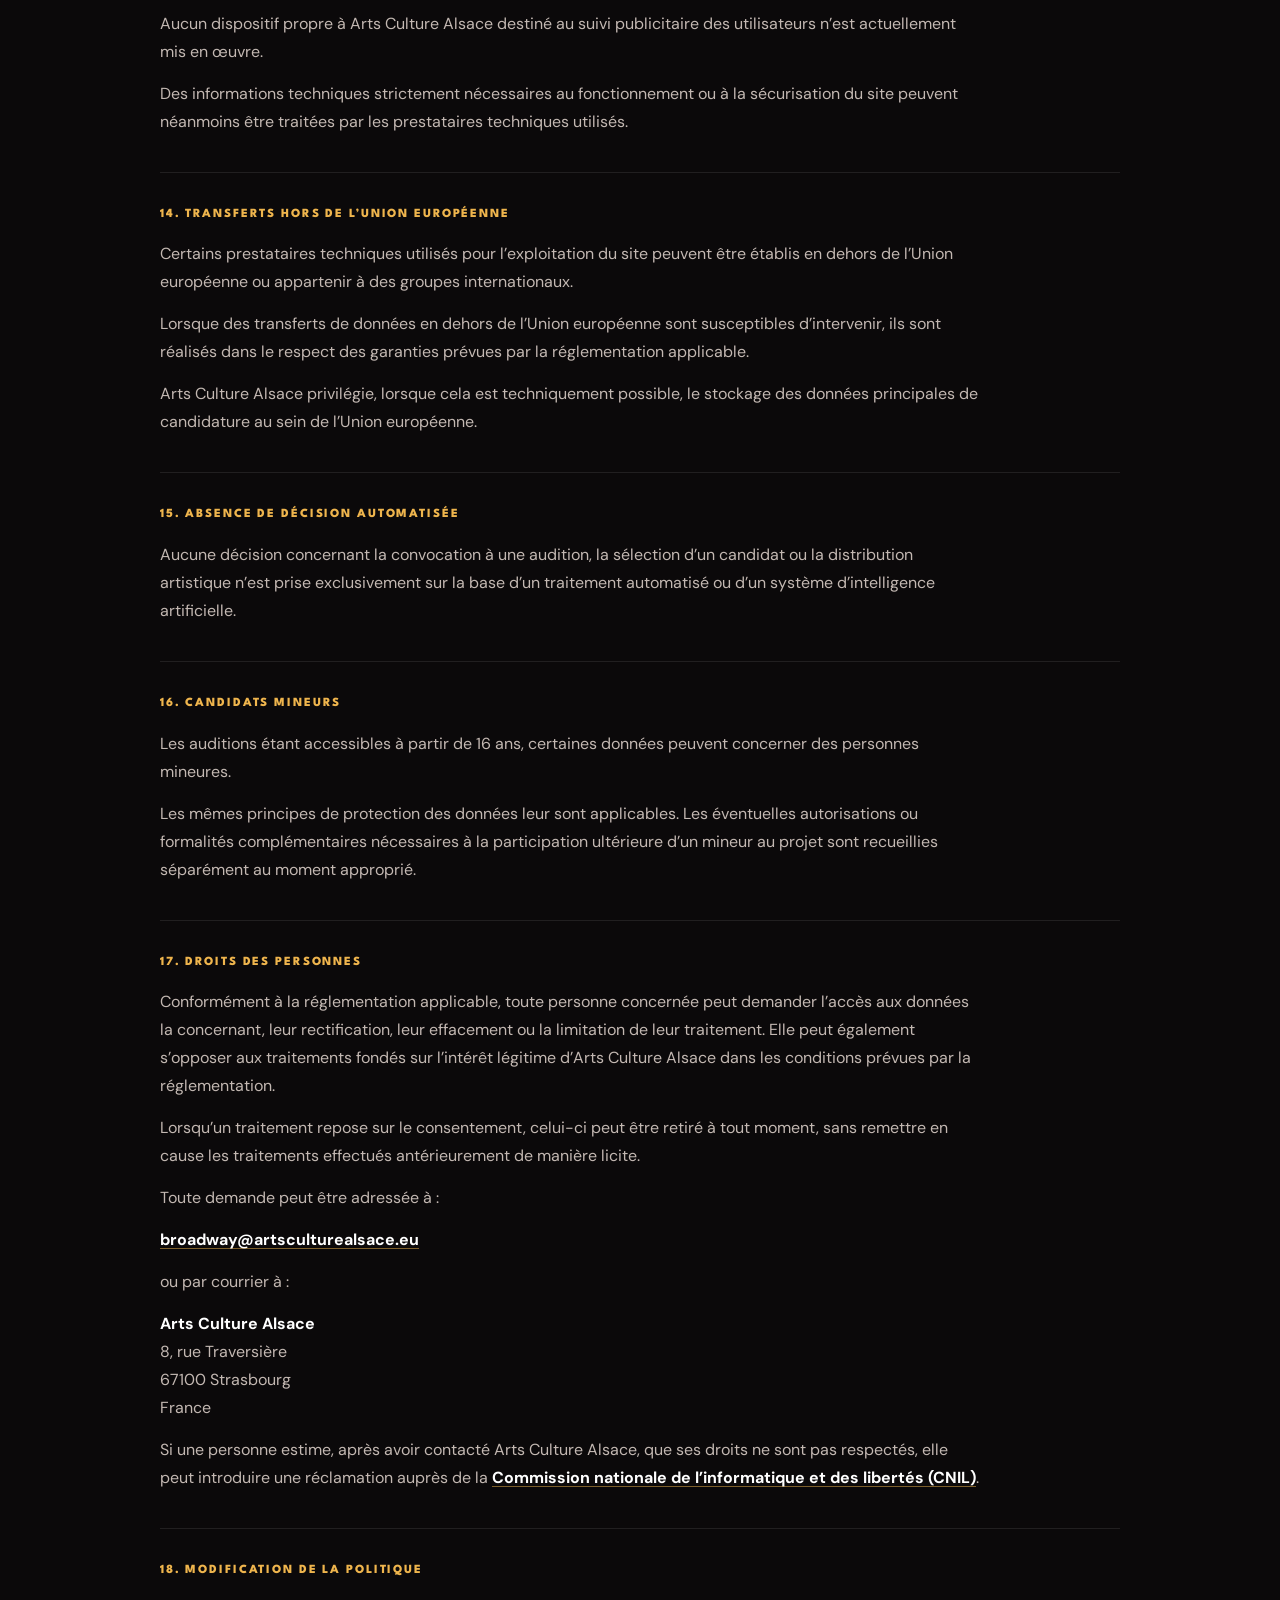
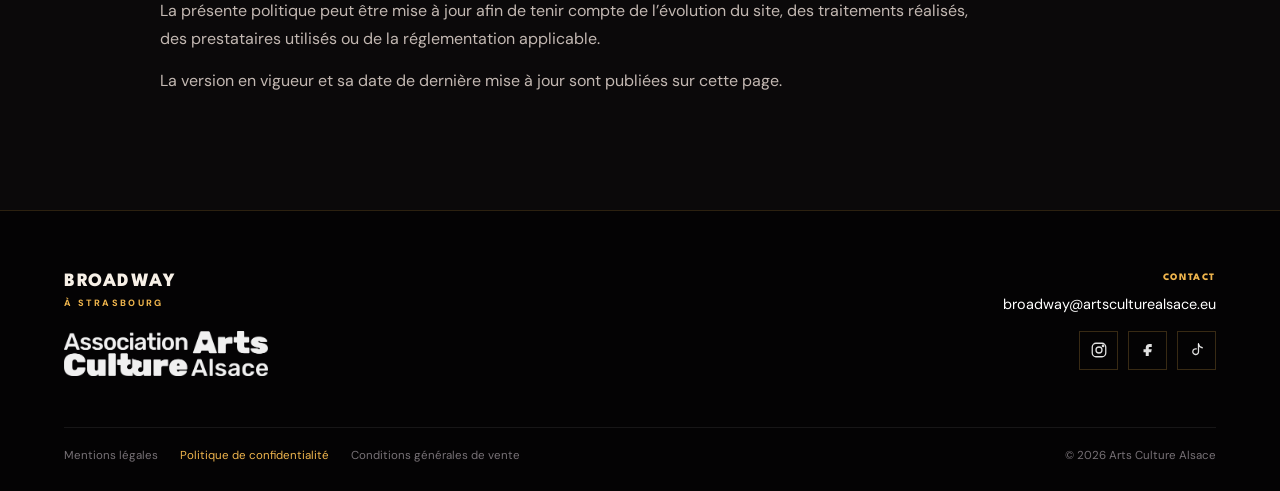
<file: confidentialite/index.html>
<!DOCTYPE html>
<html lang="fr">
<head>
<meta charset="utf-8"/>
<meta content="width=device-width, initial-scale=1, viewport-fit=cover" name="viewport"/>
<meta content="#17070a" name="theme-color"/>
<meta content="Politique de confidentialité du site Broadway à Strasbourg et des candidatures aux auditions." name="description"/>
<meta content="Politique de confidentialité · Broadway à Strasbourg" property="og:title"/>
<meta content="Informations relatives à la collecte et au traitement des données personnelles sur le site Broadway à Strasbourg." property="og:description"/>
<meta content="website" property="og:type"/>
<title>Politique de confidentialité · Broadway à Strasbourg</title>
<link href="../assets/icons/favicon.ico" rel="icon" sizes="any"/>
<link href="../assets/icons/favicon-32x32.png" rel="icon" sizes="32x32" type="image/png"/>
<link href="../assets/icons/favicon-16x16.png" rel="icon" sizes="16x16" type="image/png"/>
<link href="../assets/icons/apple-touch-icon.png" rel="apple-touch-icon"/>
<link href="https://fonts.googleapis.com" rel="preconnect"/>
<link crossorigin="" href="https://fonts.gstatic.com" rel="preconnect"/>
<link href="https://fonts.googleapis.com/css2?family=DM+Sans:wght@400;500;600;700;800&amp;family=League+Spartan:wght@500;600;700;800&amp;display=swap" rel="stylesheet"/>
<link href="../css/style.css" rel="stylesheet"/>
<link href="../css/legal.css" rel="stylesheet"/>
</head>
<body class="legal-page privacy-page">
<div aria-hidden="true" class="grain"></div>
<header class="site-header" id="top">
<a aria-label="Broadway à Strasbourg — accueil" class="brand" href="../#top">
<span class="brand-main">BROADWAY</span>
<span class="brand-sub">À STRASBOURG</span>
</a>
<nav aria-label="Navigation principale" class="desktop-nav">
<a href="../#projet">LE PROJET</a>
<a href="../#concert">LE CONCERT</a>
<a href="../#association">L’ASSOCIATION</a>
</nav>
<a class="nav-cta" href="../auditions/">AUDITIONS</a>
<button aria-expanded="false" aria-label="Ouvrir le menu" class="menu-toggle" type="button">
<span></span><span></span>
</button>
</header>
<div aria-hidden="true" class="mobile-menu">
<nav aria-label="Navigation mobile">
<a href="../#projet">LE PROJET</a>
<a href="../#concert">LE CONCERT</a>
<a href="../#association">L’ASSOCIATION</a>
<a class="mobile-cta" href="../auditions/">AUDITIONS</a>
</nav>
</div>
<main class="legal-main">
<section class="legal-header">
<div class="legal-container">
<h1>POLITIQUE DE CONFIDENTIALITÉ</h1>
<div class="legal-document-meta">
<p><strong>Dernière mise à jour :</strong> 28 août 2026</p>
</div>
</div>
</section>
<section class="legal-content">
<div class="legal-container legal-sections">
<section>
<p>Arts Culture Alsace accorde une attention particulière à la protection des données personnelles traitées dans le cadre du site <strong>broadway.artsculturealsace.eu</strong> et du projet <em>Broadway à Strasbourg</em>.</p>
<p>La présente politique précise les données susceptibles d’être collectées, les finalités de leur traitement, leurs conditions de conservation ainsi que les droits des personnes concernées.</p>
</section>
<section>
<h2>1. RESPONSABLE DU TRAITEMENT</h2>
<p>Le responsable du traitement est :</p>
<p><strong>Arts Culture Alsace</strong><br/>
Association de droit local (Alsace-Moselle)<br/>
8, rue Traversière, 67100 Strasbourg, France<br/>
SIREN : 924 300 981</p>
<p>Téléphone : <a href="tel:+33780499152">+33 7 80 49 91 52</a><br/>
E-mail : <a href="mailto:broadway@artsculturealsace.eu">broadway@artsculturealsace.eu</a></p>
</section>
<section>
<h2>2. DONNÉES COLLECTÉES LORS D’UNE CANDIDATURE</h2>
<p>Dans le cadre des auditions de <em>Broadway à Strasbourg</em>, Arts Culture Alsace peut recueillir les informations renseignées dans le formulaire de candidature, notamment :</p>
<ul>
<li>prénom et nom ;</li>
<li>date de naissance ;</li>
<li>adresse e-mail et numéro de téléphone ;</li>
<li>ville de résidence ;</li>
<li>situation actuelle, établissement ou organisme de formation et cursus le cas échéant ;</li>
<li>expérience du chant et niveau déclaré de lecture musicale ;</li>
<li>informations complémentaires communiquées librement ;</li>
<li>mode de découverte des auditions ;</li>
<li>type de voix déclaré ;</li>
<li>réponse relative à l’éventuel enregistrement audio et/ou vidéo de l’audition.</li>
</ul>
<p>Des informations techniques nécessaires au suivi de la candidature peuvent également être enregistrées, notamment la date de soumission, le statut de la candidature ainsi que la version du règlement et de la présente politique applicable au moment de l’inscription.</p>
</section>
<section>
<h2>3. DONNÉES OBLIGATOIRES ET FACULTATIVES</h2>
<p>Les champs signalés par un astérisque dans le formulaire sont nécessaires au traitement de la candidature. Leur absence peut empêcher l’envoi du formulaire ou le traitement de la candidature.</p>
<p>Les autres champs peuvent être laissés sans réponse.</p>
</section>
<section>
<h2>4. FINALITÉS DU TRAITEMENT</h2>
<p>Les données recueillies peuvent être utilisées afin de gérer les candidatures, organiser les auditions, communiquer avec les candidats, préparer les convocations et le déroulement des passages, permettre à l’équipe artistique d’examiner les profils et de constituer la distribution vocale de <em>Broadway à Strasbourg</em>, ainsi que d’assurer le suivi administratif et technique des auditions.</p>
<p>Certaines informations relatives aux profils artistiques peuvent également être conservées afin de permettre à Arts Culture Alsace d’identifier et de recontacter ultérieurement des personnes susceptibles de correspondre à de futurs projets, auditions ou activités artistiques de l’association.</p>
<p>Les données ne sont pas vendues à des tiers.</p>
</section>
<section>
<h2>5. BASES LÉGALES</h2>
<p>Les traitements nécessaires à la gestion des candidatures et à l’organisation des auditions reposent sur l’intérêt légitime d’Arts Culture Alsace à organiser ses activités artistiques, examiner les candidatures et constituer la distribution du projet.</p>
<p>La conservation de certaines informations afin de constituer un vivier de profils artistiques repose également sur l’intérêt légitime d’Arts Culture Alsace à préparer et développer ses futurs projets artistiques.</p>
<p>L’enregistrement audio et/ou vidéo d’une audition repose, lorsqu’il est proposé, sur le consentement de la personne concernée.</p>
</section>
<section>
<h2>6. ENREGISTREMENT AUDIO ET VIDÉO DES AUDITIONS</h2>
<p>Lorsqu’une personne l’autorise, son audition peut faire l’objet d’un enregistrement audio et/ou vidéo destiné exclusivement à un usage interne dans le cadre des auditions et de la constitution de la distribution de <em>Broadway à Strasbourg</em>.</p>
<p>Ces enregistrements peuvent notamment permettre à l’équipe artistique de réexaminer un passage ou de faciliter les décisions artistiques.</p>
<p>Ils ne sont pas utilisés pour d’autres projets et ne sont pas publiés sur la base de cette autorisation. Toute utilisation publique, promotionnelle ou destinée à la communication ferait l’objet, le cas échéant, d’une autorisation distincte.</p>
<p>Les enregistrements sont supprimés lorsqu’ils ne sont plus nécessaires au processus d’audition et de constitution de la distribution. Une personne peut également demander leur suppression en contactant Arts Culture Alsace à <a href="mailto:broadway@artsculturealsace.eu">broadway@artsculturealsace.eu</a>.</p>
</section>
<section>
<h2>7. CONSERVATION POUR DE FUTURS PROJETS ARTISTIQUES</h2>
<p>À l’issue de <em>Broadway à Strasbourg</em>, Arts Culture Alsace peut conserver les informations utiles issues de certaines candidatures afin de constituer un vivier de profils artistiques et de pouvoir recontacter les personnes concernées dans le cadre de futurs projets, auditions ou activités artistiques.</p>
<p>Cette conservation peut notamment concerner l’identité, les coordonnées, la localisation, le profil vocal ainsi que les informations relatives au parcours et à l’expérience artistique.</p>
<p>Ces données sont conservées pendant une durée maximale de <strong>deux ans à compter du dernier contact avec la personne concernée</strong>.</p>
<p>Toute personne peut à tout moment s’opposer à cette conservation, demander à ne plus être recontactée ou demander l’effacement des données la concernant en écrivant à <a href="mailto:broadway@artsculturealsace.eu">broadway@artsculturealsace.eu</a>.</p>
</section>
<section>
<h2>8. DESTINATAIRES DES DONNÉES</h2>
<p>Les données sont accessibles uniquement aux personnes qui en ont besoin dans le cadre de l’organisation des auditions et du projet, notamment aux membres concernés d’Arts Culture Alsace et de l’équipe artistique.</p>
<p>Des prestataires techniques peuvent également traiter certaines données pour le compte d’Arts Culture Alsace dans la mesure nécessaire au fonctionnement du site, du formulaire, de la base de données ou des communications électroniques.</p>
<p>Les principaux prestataires techniques utilisés sont <strong>Cloudflare</strong> pour l’API du formulaire, la base de données et la protection contre les soumissions automatisées, <strong>Brevo</strong> pour l’envoi des e-mails transactionnels, et <strong>GitHub Pages</strong> pour l’hébergement du site.</p>
</section>
<section>
<h2>9. HÉBERGEMENT ET STOCKAGE</h2>
<p>Le site est hébergé via <strong>GitHub Pages</strong>. Le traitement technique des candidatures est assuré par une API dédiée exploitée sur <strong>Cloudflare Workers</strong>.</p>
<p>Les données principales issues du formulaire de candidature sont stockées dans une base <strong>Cloudflare D1</strong> configurée avec une juridiction de stockage au sein de l’Union européenne. Les informations nécessaires à l’envoi du message de confirmation sont transmises à <strong>Brevo</strong> pour l’envoi de l’e-mail transactionnel.</p>
</section>
<section>
<h2>10. COMMUNICATIONS LIÉES AUX AUDITIONS</h2>
<p>L’adresse e-mail et, lorsque cela est nécessaire, le numéro de téléphone fournis dans le formulaire peuvent être utilisés pour les communications directement liées à la candidature et aux auditions : confirmation, informations pratiques, convocation, demande de précision, résultat ou suivi du projet.</p>
<p>Ces coordonnées peuvent également être utilisées dans le cadre du vivier artistique décrit précédemment.</p>
<p>Elles ne valent pas inscription automatique à une newsletter commerciale.</p>
</section>
<section>
<h2>11. SÉCURITÉ ET PRÉVENTION DES ABUS</h2>
<p>Arts Culture Alsace met en œuvre des mesures techniques et organisationnelles destinées à limiter l’accès aux données aux seules personnes qui en ont besoin et à prévenir autant que possible les accès non autorisés, pertes, altérations ou divulgations.</p>
<p>Le formulaire utilise <strong>Cloudflare Turnstile</strong> afin de limiter les soumissions automatisées ou abusives et de sécuriser le service d’inscription.</p>
</section>
<section>
<h2>12. DONNÉES TECHNIQUES LIÉES À LA CONSULTATION DU SITE</h2>
<p>La consultation du site peut entraîner le traitement de certaines informations techniques nécessaires à son fonctionnement, à sa distribution et à sa sécurité, telles que l’adresse IP, le type de navigateur, la date et l’heure des requêtes ou les ressources consultées.</p>
<p>Ces données peuvent notamment être traitées par les prestataires techniques assurant l’hébergement, la distribution ou la sécurisation du site.</p>
</section>
<section>
<h2>13. COOKIES ET MESURE D’AUDIENCE</h2>
<p>Le site <em>Broadway à Strasbourg</em> n’utilise pas de cookies publicitaires et ne met pas en œuvre de profilage publicitaire des visiteurs.</p>
<p>Aucun dispositif propre à Arts Culture Alsace destiné au suivi publicitaire des utilisateurs n’est actuellement mis en œuvre.</p>
<p>Des informations techniques strictement nécessaires au fonctionnement ou à la sécurisation du site peuvent néanmoins être traitées par les prestataires techniques utilisés.</p>
</section>
<section>
<h2>14. TRANSFERTS HORS DE L’UNION EUROPÉENNE</h2>
<p>Certains prestataires techniques utilisés pour l’exploitation du site peuvent être établis en dehors de l’Union européenne ou appartenir à des groupes internationaux.</p>
<p>Lorsque des transferts de données en dehors de l’Union européenne sont susceptibles d’intervenir, ils sont réalisés dans le respect des garanties prévues par la réglementation applicable.</p>
<p>Arts Culture Alsace privilégie, lorsque cela est techniquement possible, le stockage des données principales de candidature au sein de l’Union européenne.</p>
</section>
<section>
<h2>15. ABSENCE DE DÉCISION AUTOMATISÉE</h2>
<p>Aucune décision concernant la convocation à une audition, la sélection d’un candidat ou la distribution artistique n’est prise exclusivement sur la base d’un traitement automatisé ou d’un système d’intelligence artificielle.</p>
</section>
<section>
<h2>16. CANDIDATS MINEURS</h2>
<p>Les auditions étant accessibles à partir de 16 ans, certaines données peuvent concerner des personnes mineures.</p>
<p>Les mêmes principes de protection des données leur sont applicables. Les éventuelles autorisations ou formalités complémentaires nécessaires à la participation ultérieure d’un mineur au projet sont recueillies séparément au moment approprié.</p>
</section>
<section>
<h2>17. DROITS DES PERSONNES</h2>
<p>Conformément à la réglementation applicable, toute personne concernée peut demander l’accès aux données la concernant, leur rectification, leur effacement ou la limitation de leur traitement. Elle peut également s’opposer aux traitements fondés sur l’intérêt légitime d’Arts Culture Alsace dans les conditions prévues par la réglementation.</p>
<p>Lorsqu’un traitement repose sur le consentement, celui-ci peut être retiré à tout moment, sans remettre en cause les traitements effectués antérieurement de manière licite.</p>
<p>Toute demande peut être adressée à :</p>
<p><a href="mailto:broadway@artsculturealsace.eu"><strong>broadway@artsculturealsace.eu</strong></a></p>
<p>ou par courrier à :</p>
<p><strong>Arts Culture Alsace</strong><br/>
8, rue Traversière<br/>
67100 Strasbourg<br/>
France</p>
<p>Si une personne estime, après avoir contacté Arts Culture Alsace, que ses droits ne sont pas respectés, elle peut introduire une réclamation auprès de la <a href="https://www.cnil.fr/" rel="noopener noreferrer" target="_blank"><strong>Commission nationale de l’informatique et des libertés (CNIL)</strong></a>.</p>
</section>
<section>
<h2>18. MODIFICATION DE LA POLITIQUE</h2>
<p>La présente politique peut être mise à jour afin de tenir compte de l’évolution du site, des traitements réalisés, des prestataires utilisés ou de la réglementation applicable.</p>
<p>La version en vigueur et sa date de dernière mise à jour sont publiées sur cette page.</p>
</section>
</div>
</section>
</main>
<button aria-label="Revenir en haut de la page" class="back-to-top" title="Revenir en haut" type="button">
<span aria-hidden="true">↑</span>
</button>
<footer class="site-footer">
<div class="footer-inner">
<div class="footer-brand-block">
<a aria-label="Broadway à Strasbourg — accueil" class="footer-title" href="../#top">
<span>BROADWAY</span>
<small>À STRASBOURG</small>
</a>
<a class="footer-aca-link" href="https://artsculturealsace.eu/" aria-label="Site d’Arts Culture Alsace"><img alt="Arts Culture Alsace" class="footer-aca-logo" loading="lazy" src="../assets/logos/arts-culture-alsace-white.png"/></a>
</div>
<div class="footer-contact">
<span class="footer-contact-label">CONTACT</span>
<a class="footer-email" href="mailto:broadway@artsculturealsace.eu">broadway@artsculturealsace.eu</a>
<div aria-label="Réseaux sociaux Arts Culture Alsace" class="socials">
<a aria-label="Instagram Arts Culture Alsace" href="https://www.instagram.com/artsculturealsace/" rel="noopener noreferrer" target="_blank">
<svg aria-hidden="true" viewBox="0 0 24 24"><rect height="18" rx="5" width="18" x="3" y="3"></rect><circle cx="12" cy="12" r="4"></circle><circle cx="17.4" cy="6.6" r="1"></circle></svg>
</a>
<a aria-label="Facebook Arts Culture Alsace" href="https://www.facebook.com/p/Arts-Culture-Alsace-61580677268485/" rel="noopener noreferrer" target="_blank">
<svg aria-hidden="true" viewBox="0 0 24 24"><path d="M14 8h3V4h-3c-3.3 0-5 2-5 5v2H6v4h3v5h4v-5h3.2l.8-4H13V9c0-.7.3-1 1-1Z"></path></svg>
</a>
<a aria-label="TikTok Arts Culture Alsace" href="https://www.tiktok.com/@artsculturealsace" rel="noopener noreferrer" target="_blank">
<svg aria-hidden="true" viewBox="0 0 24 24"><path d="M14 4v10.2a3.8 3.8 0 1 1-3-3.7"></path><path d="M14 4c.5 2.8 2.2 4.5 5 5"></path></svg>
</a>
</div>
</div>
</div>
<div class="footer-bottom">
<div class="footer-legal">
<a href="../mentions-legales/">Mentions légales</a>
<a aria-current="page" href="./">Politique de confidentialité</a>
<a href="../conditions-generales-de-vente/">Conditions générales de vente</a>
</div>
<span>© 2026 Arts Culture Alsace</span>
</div>
</footer>
<script src="../js/main.js"></script>
</body>
</html>
</file>
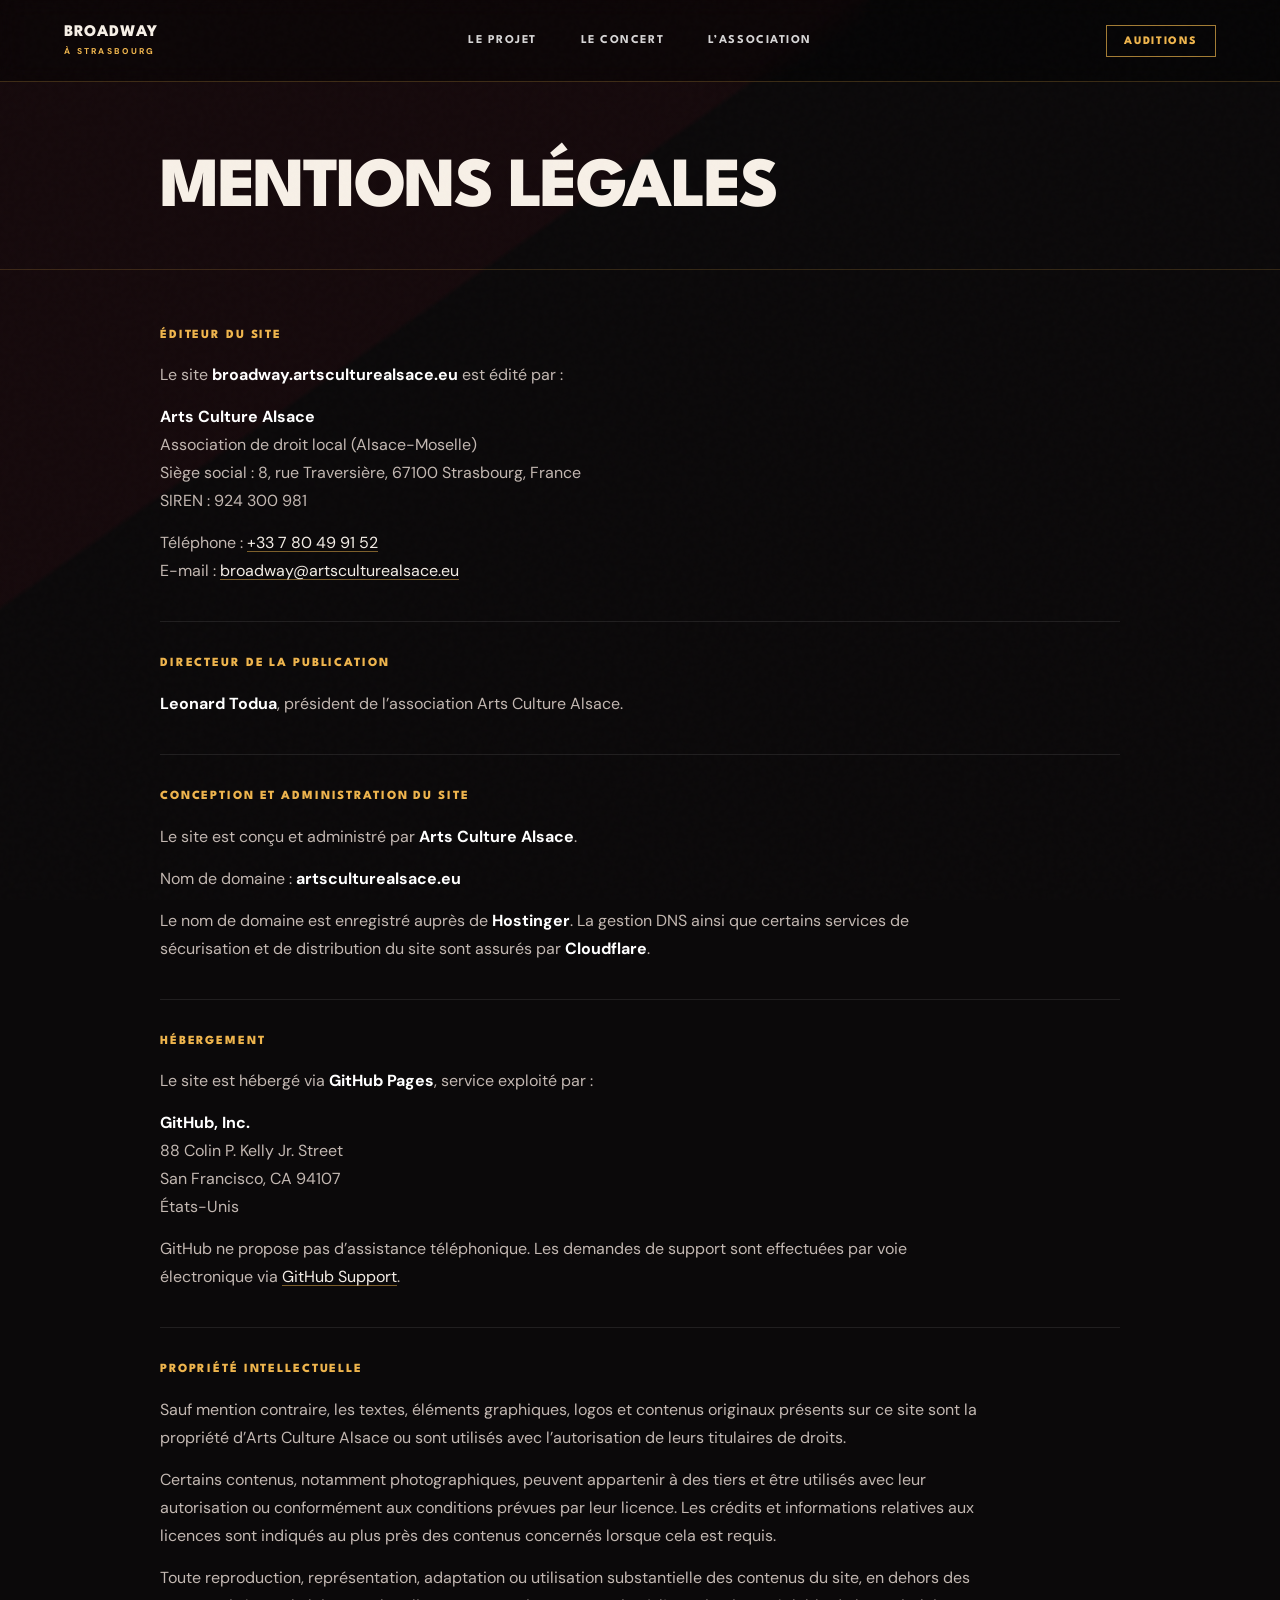
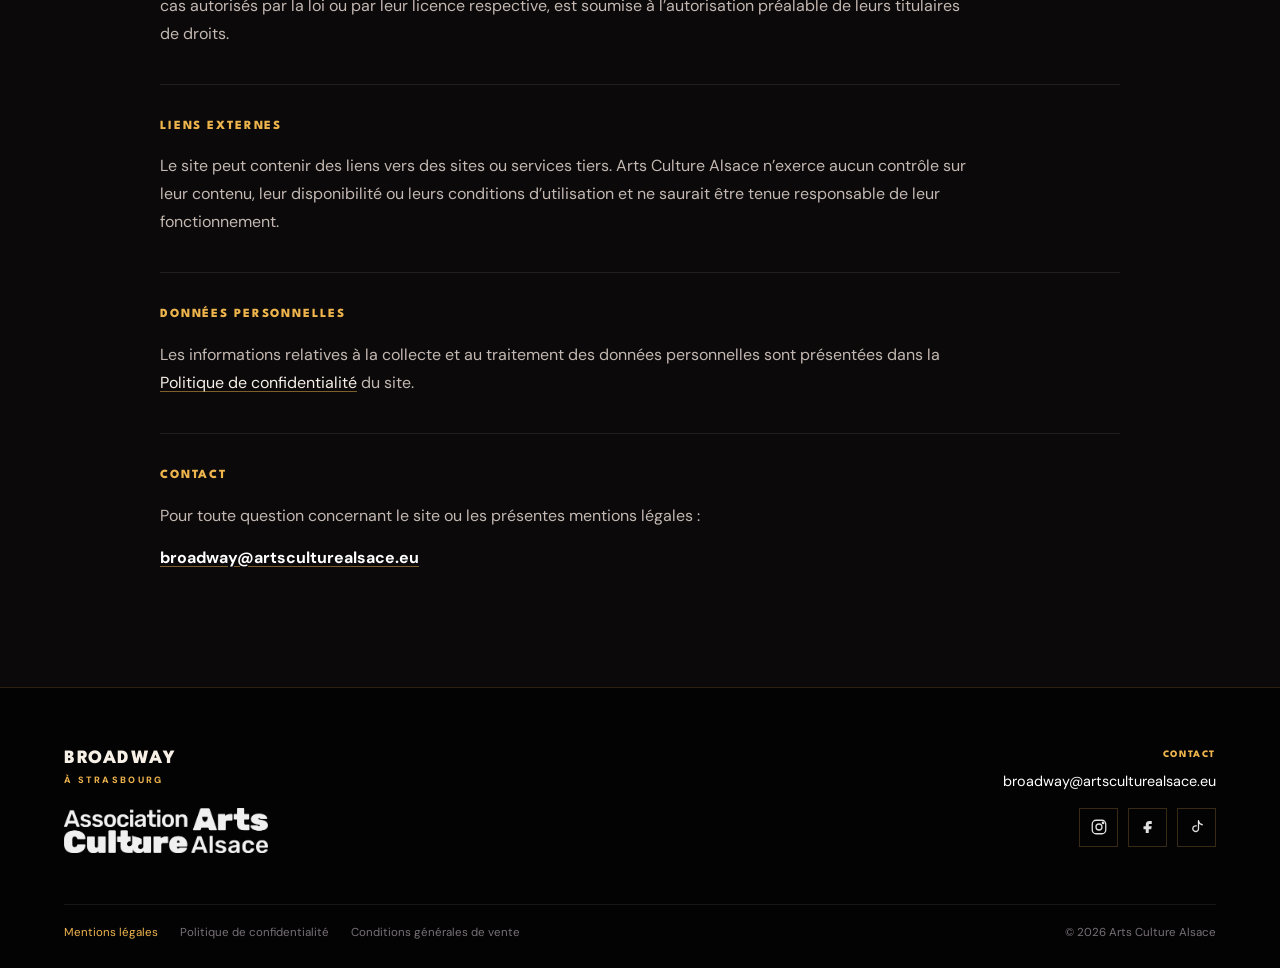
<file: mentions-legales/index.html>
<!DOCTYPE html>
<html lang="fr">
<head>
<meta charset="utf-8"/>
<meta content="width=device-width, initial-scale=1, viewport-fit=cover" name="viewport"/>
<meta content="#17070a" name="theme-color"/>
<meta content="Mentions légales du site Broadway à Strasbourg, édité par l’association Arts Culture Alsace." name="description"/>
<meta content="Mentions légales · Broadway à Strasbourg" property="og:title"/>
<meta content="Informations légales relatives au site Broadway à Strasbourg." property="og:description"/>
<meta content="website" property="og:type"/>
<title>Mentions légales · Broadway à Strasbourg</title>
<link href="../assets/icons/favicon.ico" rel="icon" sizes="any"/>
<link href="../assets/icons/favicon-32x32.png" rel="icon" sizes="32x32" type="image/png"/>
<link href="../assets/icons/favicon-16x16.png" rel="icon" sizes="16x16" type="image/png"/>
<link href="../assets/icons/apple-touch-icon.png" rel="apple-touch-icon"/>
<link href="https://fonts.googleapis.com" rel="preconnect"/>
<link crossorigin="" href="https://fonts.gstatic.com" rel="preconnect"/>
<link href="https://fonts.googleapis.com/css2?family=DM+Sans:wght@400;500;600;700;800&amp;family=League+Spartan:wght@500;600;700;800&amp;display=swap" rel="stylesheet"/>
<link href="../css/style.css" rel="stylesheet"/>
<link href="../css/legal.css" rel="stylesheet"/>
</head>
<body class="legal-page">
<div aria-hidden="true" class="grain"></div>
<header class="site-header" id="top">
<a aria-label="Broadway à Strasbourg — accueil" class="brand" href="../#top">
<span class="brand-main">BROADWAY</span>
<span class="brand-sub">À STRASBOURG</span>
</a>
<nav aria-label="Navigation principale" class="desktop-nav">
<a href="../#projet">LE PROJET</a>
<a href="../#concert">LE CONCERT</a>
<a href="../#association">L’ASSOCIATION</a>
</nav>
<a class="nav-cta" href="../auditions/">AUDITIONS</a>
<button aria-expanded="false" aria-label="Ouvrir le menu" class="menu-toggle" type="button">
<span></span><span></span>
</button>
</header>
<div aria-hidden="true" class="mobile-menu">
<nav aria-label="Navigation mobile">
<a href="../#projet">LE PROJET</a>
<a href="../#concert">LE CONCERT</a>
<a href="../#association">L’ASSOCIATION</a>
<a class="mobile-cta" href="../auditions/">AUDITIONS</a>
</nav>
</div>
<main class="legal-main">
<section class="legal-header">
<div class="legal-container">
<h1>MENTIONS LÉGALES</h1>
</div>
</section>
<section class="legal-content">
<div class="legal-container legal-sections">
<section>
<h2>ÉDITEUR DU SITE</h2>
<p>Le site <strong>broadway.artsculturealsace.eu</strong> est édité par :</p>
<p><strong>Arts Culture Alsace</strong><br/>
Association de droit local (Alsace-Moselle)<br/>
Siège social : 8, rue Traversière, 67100 Strasbourg, France<br/>
SIREN : 924 300 981</p>
<p>Téléphone : <a href="tel:+33780499152">+33 7 80 49 91 52</a><br/>
E-mail : <a href="mailto:broadway@artsculturealsace.eu">broadway@artsculturealsace.eu</a></p>
</section>
<section>
<h2>DIRECTEUR DE LA PUBLICATION</h2>
<p><strong>Leonard Todua</strong>, président de l’association Arts Culture Alsace.</p>
</section>
<section>
<h2>CONCEPTION ET ADMINISTRATION DU SITE</h2>
<p>Le site est conçu et administré par <strong>Arts Culture Alsace</strong>.</p>
<p>Nom de domaine : <strong>artsculturealsace.eu</strong></p>
<p>Le nom de domaine est enregistré auprès de <strong>Hostinger</strong>. La gestion DNS ainsi que certains services de sécurisation et de distribution du site sont assurés par <strong>Cloudflare</strong>.</p>
</section>
<section>
<h2>HÉBERGEMENT</h2>
<p>Le site est hébergé via <strong>GitHub Pages</strong>, service exploité par :</p>
<p><strong>GitHub, Inc.</strong><br/>
88 Colin P. Kelly Jr. Street<br/>
San Francisco, CA 94107<br/>
États-Unis</p>
<p>GitHub ne propose pas d’assistance téléphonique. Les demandes de support sont effectuées par voie électronique via <a href="https://support.github.com/" rel="noopener noreferrer" target="_blank">GitHub Support</a>.</p>
</section>
<section>
<h2>PROPRIÉTÉ INTELLECTUELLE</h2>
<p>Sauf mention contraire, les textes, éléments graphiques, logos et contenus originaux présents sur ce site sont la propriété d’Arts Culture Alsace ou sont utilisés avec l’autorisation de leurs titulaires de droits.</p>
<p>Certains contenus, notamment photographiques, peuvent appartenir à des tiers et être utilisés avec leur autorisation ou conformément aux conditions prévues par leur licence. Les crédits et informations relatives aux licences sont indiqués au plus près des contenus concernés lorsque cela est requis.</p>
<p>Toute reproduction, représentation, adaptation ou utilisation substantielle des contenus du site, en dehors des cas autorisés par la loi ou par leur licence respective, est soumise à l’autorisation préalable de leurs titulaires de droits.</p>
</section>
<section>
<h2>LIENS EXTERNES</h2>
<p>Le site peut contenir des liens vers des sites ou services tiers. Arts Culture Alsace n’exerce aucun contrôle sur leur contenu, leur disponibilité ou leurs conditions d’utilisation et ne saurait être tenue responsable de leur fonctionnement.</p>
</section>
<section>
<h2>DONNÉES PERSONNELLES</h2>
<p>Les informations relatives à la collecte et au traitement des données personnelles sont présentées dans la <a href="../confidentialite/">Politique de confidentialité</a> du site.</p>
</section>
<section>
<h2>CONTACT</h2>
<p>Pour toute question concernant le site ou les présentes mentions légales :</p>
<p><a href="mailto:broadway@artsculturealsace.eu"><strong>broadway@artsculturealsace.eu</strong></a></p>
</section>
</div>
</section>
</main>
<button aria-label="Revenir en haut de la page" class="back-to-top" title="Revenir en haut" type="button">
<span aria-hidden="true">↑</span>
</button>
<footer class="site-footer">
<div class="footer-inner">
<div class="footer-brand-block">
<a aria-label="Broadway à Strasbourg — accueil" class="footer-title" href="../#top">
<span>BROADWAY</span>
<small>À STRASBOURG</small>
</a>
<a class="footer-aca-link" href="https://artsculturealsace.eu/" aria-label="Site d’Arts Culture Alsace"><img alt="Arts Culture Alsace" class="footer-aca-logo" loading="lazy" src="../assets/logos/arts-culture-alsace-white.png"/></a>
</div>
<div class="footer-contact">
<span class="footer-contact-label">CONTACT</span>
<a class="footer-email" href="mailto:broadway@artsculturealsace.eu">broadway@artsculturealsace.eu</a>
<div aria-label="Réseaux sociaux Arts Culture Alsace" class="socials">
<a aria-label="Instagram Arts Culture Alsace" href="https://www.instagram.com/artsculturealsace/" rel="noopener noreferrer" target="_blank">
<svg aria-hidden="true" viewBox="0 0 24 24"><rect height="18" rx="5" width="18" x="3" y="3"></rect><circle cx="12" cy="12" r="4"></circle><circle cx="17.4" cy="6.6" r="1"></circle></svg>
</a>
<a aria-label="Facebook Arts Culture Alsace" href="https://www.facebook.com/p/Arts-Culture-Alsace-61580677268485/" rel="noopener noreferrer" target="_blank">
<svg aria-hidden="true" viewBox="0 0 24 24"><path d="M14 8h3V4h-3c-3.3 0-5 2-5 5v2H6v4h3v5h4v-5h3.2l.8-4H13V9c0-.7.3-1 1-1Z"></path></svg>
</a>
<a aria-label="TikTok Arts Culture Alsace" href="https://www.tiktok.com/@artsculturealsace" rel="noopener noreferrer" target="_blank">
<svg aria-hidden="true" viewBox="0 0 24 24"><path d="M14 4v10.2a3.8 3.8 0 1 1-3-3.7"></path><path d="M14 4c.5 2.8 2.2 4.5 5 5"></path></svg>
</a>
</div>
</div>
</div>
<div class="footer-bottom">
<div class="footer-legal">
<a aria-current="page" href="./">Mentions légales</a>
<a href="../confidentialite/">Politique de confidentialité</a>
<a href="../conditions-generales-de-vente/">Conditions générales de vente</a>
</div>
<span>© 2026 Arts Culture Alsace</span>
</div>
</footer>
<script src="../js/main.js"></script>
</body>
</html>
</file>
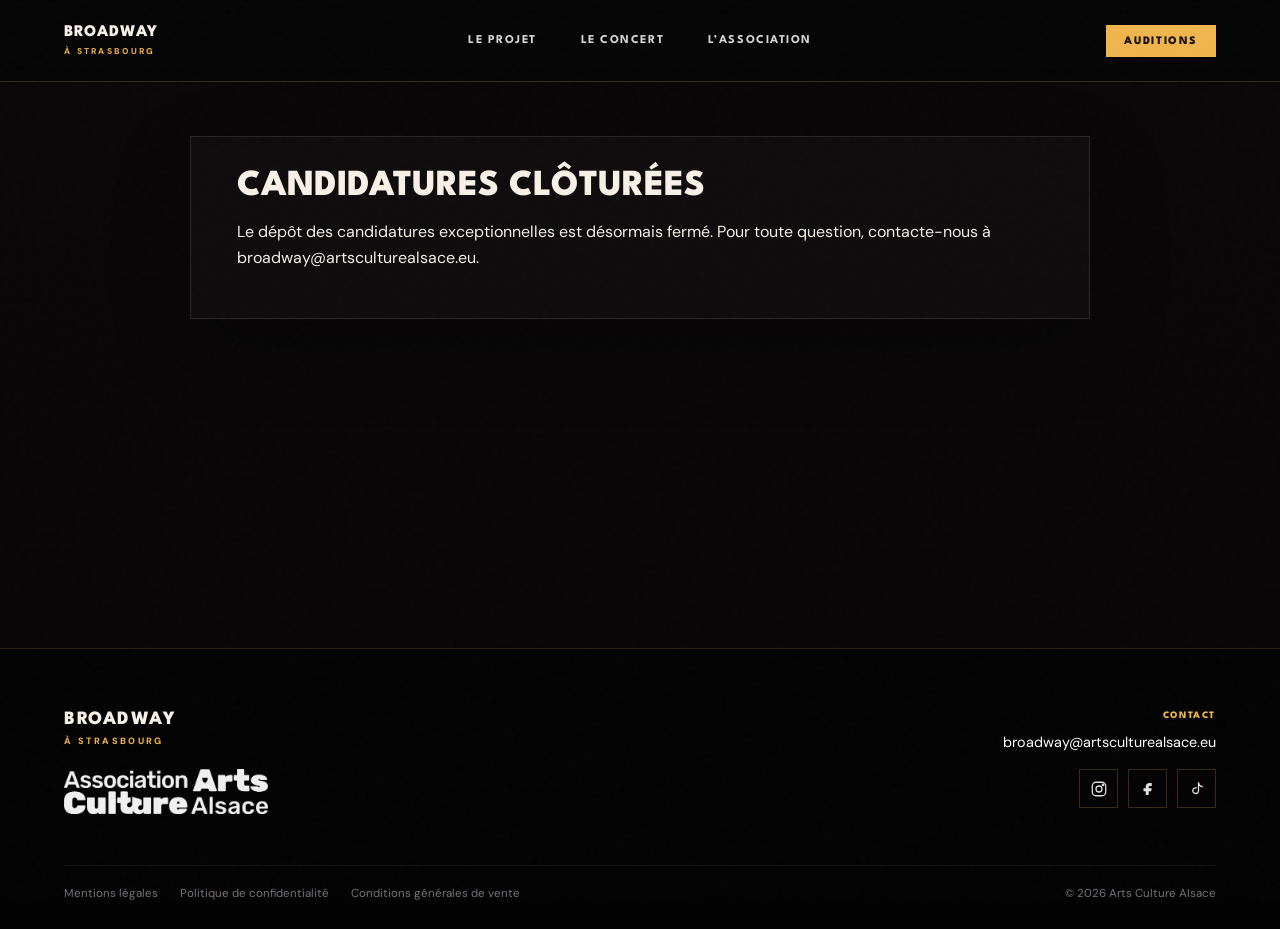
<file: auditions/candidature/index.html>
<!DOCTYPE html>
<html lang="fr">
<head>
<meta charset="utf-8"/>
<meta name="robots" content="noindex, nofollow, noarchive"/>
<meta content="width=device-width, initial-scale=1, viewport-fit=cover" name="viewport"/>
<meta content="#17070a" name="theme-color"/>
<meta content="Formulaire de candidature aux auditions chant de Broadway à Strasbourg." name="description"/>
<meta content="Candidature aux auditions · Broadway à Strasbourg" property="og:title"/>
<meta content="Formulaire de candidature exceptionnelle, après échange avec l’équipe." property="og:description"/>
<meta content="website" property="og:type"/>
<title>Candidature aux auditions · Broadway à Strasbourg</title>
<link href="../../assets/icons/favicon.ico" rel="icon" sizes="any"/>
<link href="../../assets/icons/favicon-32x32.png" rel="icon" sizes="32x32" type="image/png"/>
<link href="../../assets/icons/favicon-16x16.png" rel="icon" sizes="16x16" type="image/png"/>
<link href="../../assets/icons/apple-touch-icon.png" rel="apple-touch-icon"/>
<link href="https://fonts.googleapis.com" rel="preconnect"/>
<link crossorigin="" href="https://fonts.gstatic.com" rel="preconnect"/>
<link href="https://fonts.googleapis.com/css2?family=DM+Sans:wght@400;500;600;700;800&amp;family=League+Spartan:wght@500;600;700;800&amp;display=swap" rel="stylesheet"/>
<link href="../../css/style.css" rel="stylesheet"/>
<link href="../../css/candidature.css" rel="stylesheet"/>
</head>
<body class="application-page">
<div aria-hidden="true" class="grain"></div>
<header class="site-header" id="top">
<a aria-label="Broadway à Strasbourg — accueil" class="brand" href="../../#top">
<span class="brand-main">BROADWAY</span>
<span class="brand-sub">À STRASBOURG</span>
</a>
<nav aria-label="Navigation principale" class="desktop-nav">
<a href="../../#projet">LE PROJET</a>
<a href="../../#concert">LE CONCERT</a>
<a href="../../#association">L’ASSOCIATION</a>
</nav>
<a aria-current="page" class="nav-cta nav-cta-active" href="../">AUDITIONS</a>
<button aria-expanded="false" aria-label="Ouvrir le menu" class="menu-toggle" type="button"><span></span><span></span></button>
</header>
<div aria-hidden="true" class="mobile-menu">
<nav aria-label="Navigation mobile">
<a href="../../#projet">LE PROJET</a>
<a href="../../#concert">LE CONCERT</a>
<a href="../../#association">L’ASSOCIATION</a>
<a aria-current="page" class="mobile-cta mobile-cta-active" href="../">AUDITIONS</a>
</nav>
</div>

<main>
<section class="application-shell">
<div class="application-container">
<div class="application-card reveal">
<div id="exceptional-intro" style="padding:24px clamp(24px,4vw,46px);border-bottom:1px solid rgba(255,255,255,.1)">
<p class="form-step-kicker">CANDIDATURE EXCEPTIONNELLE</p>
<p style="margin:8px 0 0;line-height:1.6">Ce formulaire est destiné aux personnes ayant échangé avec l’équipe après la clôture de l’appel à candidatures.</p>
</div>
<div id="exceptional-closed" hidden role="status" style="padding:32px clamp(24px,4vw,46px)">
<h2 style="font-size:clamp(1.6rem,4vw,2.3rem)">Candidatures clôturées</h2>
<p style="line-height:1.6">Le dépôt des candidatures exceptionnelles est désormais fermé. Pour toute question, contacte-nous à <a href="mailto:broadway@artsculturealsace.eu">broadway@artsculturealsace.eu</a>.</p>
</div>
<div class="form-progress" aria-label="Progression du formulaire">
<div class="progress-current" aria-live="polite"><span id="progress-count">Étape 1 sur 4</span><strong id="progress-name">Tes informations</strong></div>
<div class="progress-track" aria-hidden="true"><span class="progress-fill"></span></div>
<div class="progress-labels" aria-hidden="true">
<span class="progress-item active">TES INFORMATIONS</span>
<span class="progress-item">TON EXPÉRIENCE</span>
<span class="progress-item">PRÉPARER TON AUDITION</span>
<span class="progress-item">RÉCAPITULATIF</span>
</div>
</div>

<form id="audition-application" novalidate>
<input type="hidden" name="language" value="fr"/>
<input type="hidden" name="rules_version" value="27-08-2026"/>

<section class="form-step active" data-step="0" aria-labelledby="step-profile-title">
<div class="form-step-heading">
<h2 id="step-profile-title">TES INFORMATIONS</h2>
<p>Ces informations nous permettront de traiter ta candidature et de te contacter pour la suite des auditions.</p>
</div>
<div class="form-grid two-cols">
<label class="field"><span>Prénom <b>*</b></span><input autocomplete="given-name" name="first_name" required type="text"/></label>
<label class="field"><span>Nom <b>*</b></span><input autocomplete="family-name" name="last_name" required type="text"/></label>
<label class="field"><span>Date de naissance <b>*</b></span><input autocomplete="bday" id="birth-date" name="birth_date" required type="date"/><small>Les auditions sont ouvertes aux 16–35 ans inclus à la date de l’audition.</small></label>
<label class="field"><span>Ville de résidence <b>*</b></span><input autocomplete="address-level2" name="city" placeholder="Strasbourg, Kehl, Colmar…" required type="text"/></label>
<label class="field"><span>E-mail <b>*</b></span><input autocomplete="email" name="email" required type="email"/></label>
<label class="field"><span>Numéro de téléphone <b>*</b></span><input autocomplete="tel" inputmode="tel" name="phone" placeholder="+33 6… / +49…" required type="tel"/></label>
</div>
</section>

<section class="form-step" data-step="1" aria-labelledby="step-background-title" hidden>
<div class="form-step-heading">
<h2 id="step-background-title">TON EXPÉRIENCE</h2>
<p>Aucun diplôme ou cursus particulier n’est exigé.</p>
</div>
<fieldset class="field-group" data-error-group="current_status">
<legend>Quelle est ta situation actuelle ? <b>*</b></legend>
<div class="choice-cards three">
<label><input name="current_status" required type="radio" value="student"/><span><strong>ÉTUDIANT·E</strong></span></label>
<label><input name="current_status" required type="radio" value="training"/><span><strong>EN FORMATION</strong></span></label>
<label><input name="current_status" required type="radio" value="other"/><span><strong>AUTRE</strong></span></label>
</div>
</fieldset>
<div class="conditional-block" id="training-details" hidden>
<div class="form-grid two-cols">
<label class="field"><span>Établissement / organisme <b>*</b></span><input name="institution" type="text"/></label>
<label class="field"><span>Formation / cursus</span><input name="course" type="text"/></label>
</div>
</div>
<div class="form-grid single-col">
<label class="field"><span>Parle-nous brièvement de ton expérience du chant <b>*</b></span><textarea maxlength="1200" name="vocal_experience" required rows="5" placeholder="Cours de chant, conservatoire, chorale, groupe, scène, pratique autodidacte… ou simplement si tu débutes. Quelques lignes suffisent."></textarea></label>
<label class="field"><span>Comment te situes-tu en lecture musicale ? <b>*</b></span>
<select name="music_reading" required>
<option value="">Choisir une réponse</option>
<option value="easy">Je lis facilement une partition</option>
<option value="some_difficulty">Je peux lire une partition avec quelques difficultés</option>
<option value="little">Je lis peu la musique</option>
<option value="none">Je ne lis pas la musique</option>
</select>
</label>
<label class="field"><span>Souhaites-tu ajouter quelque chose à ta candidature ?</span><textarea maxlength="1600" name="additional_info" rows="4" placeholder="Tu peux préciser ton parcours, ce qui t’amène à candidater ou toute information que tu souhaites nous transmettre."></textarea></label>
<label class="field"><span>Comment as-tu découvert les auditions ?</span>
<select id="discovery-source" name="discovery_source">
<option value="">Choisir une réponse</option>
<option value="instagram">Instagram</option>
<option value="facebook">Facebook</option>
<option value="tiktok">TikTok</option>
<option value="poster">Affiche</option>
<option value="university">Université / établissement</option>
<option value="conservatory">Conservatoire / école de musique</option>
<option value="student_network">Association / réseau étudiant</option>
<option value="word_of_mouth">Bouche-à-oreille</option>
<option value="other">Autre</option>
</select>
</label>
<div class="conditional-block" id="discovery-other-wrap" hidden><label class="field"><span>Précise, si tu le souhaites</span><input name="discovery_other" type="text"/></label></div>
</div>
</section>

<section class="form-step" data-step="2" aria-labelledby="step-voice-title" hidden>
<div class="form-step-heading">
<h2 id="step-voice-title">PRÉPARER TON AUDITION</h2>
<p>Tu retrouveras les matériaux de préparation à l’issue de ton inscription. Choisis ton type de voix ci-dessous. Si tu ne le connais pas encore, sélectionne « Je ne sais pas encore » : ce n’est pas grave, tout sera expliqué dans le guide de préparation.</p>
</div>
<div class="form-grid single-col voice-choice-grid">
<label class="field"><span>Quel est ton type de voix ? <b>*</b></span>
<select id="voice-type" name="voice_type" required>
<option value="">Choisir un type de voix</option>
<option value="soprano">Soprano</option>
<option value="mezzo">Mezzo-soprano</option>
<option value="alto">Alto</option>
<option value="tenor">Ténor</option>
<option value="baritone">Baryton</option>
<option value="bass">Basse</option>
<option value="unknown">Je ne sais pas encore</option>
</select>
</label>
</div>
</section>

<section class="form-step" data-step="3" aria-labelledby="step-review-title" hidden>
<div class="form-step-heading form-step-heading-compact">
<h2 id="step-review-title">RÉCAPITULATIF</h2>
<p>Vérifie tes informations avant d’envoyer ta candidature.</p>
</div>
<div class="application-review" id="application-review" aria-live="polite"></div>
<div class="legal-consents">
<div class="check-consent-group" data-error-group="documents_accepted">
<label class="check-line">
<input id="accept-documents" name="documents_accepted" required type="checkbox"/>
<span>J’ai pris connaissance du <a href="../../documents/REGLEMENT_AUDITIONS_BAS_27-08-2026.pdf" target="_blank" rel="noopener">Règlement des auditions</a> et de la <a href="../../confidentialite/" target="_blank" rel="noopener">Politique de confidentialité</a>, et j’en accepte les dispositions. <b>*</b></span>
</label>
</div>
<fieldset class="recording-consent" data-error-group="recording_consent">
<legend>Autorises-tu l’enregistrement audio et/ou vidéo de ton audition à des fins exclusivement internes à l’équipe artistique ? <b>*</b></legend>
<div class="choice-cards two compact">
<label><input name="recording_consent" required type="radio" value="yes"/><span><strong>OUI</strong></span></label>
<label><input name="recording_consent" required type="radio" value="no"/><span><strong>NON</strong></span></label>
</div>
<p>Le refus n’a aucune incidence sur l’examen de ta candidature.</p>
</fieldset>
<div class="turnstile-block" id="turnstile-block" data-error-group="turnstile">
<div id="turnstile-widget" aria-label="Vérification de sécurité"></div>
</div>
</div>
</section>

<div class="form-errors" id="form-errors" role="alert" aria-live="assertive"></div>
<div class="form-navigation">
<button class="form-back-link form-prev" type="button" hidden><span aria-hidden="true">←</span> RETOUR</button>
<button class="button button-gold form-next" type="button">CONTINUER <span aria-hidden="true">→</span></button>
<button class="button button-gold form-submit" type="submit" hidden>ENVOYER MA CANDIDATURE <span aria-hidden="true">→</span></button>
</div>
</form>

<div class="application-demo-confirmation" id="demo-confirmation" hidden>
<h2>MERCI !</h2>
<p id="confirmation-message">Un e-mail de confirmation va t’être envoyé à l’adresse indiquée dans le formulaire.</p>
<p class="confirmation-help" id="confirmation-help">Si tu ne le reçois pas dans les prochaines minutes, pense d’abord à vérifier tes courriers indésirables. S’il n’y est pas non plus, contacte-nous à <a href="mailto:broadway@artsculturealsace.eu">broadway@artsculturealsace.eu</a>.</p>
<a class="button button-gold" href="../materiaux/" id="confirmation-materials-link">ACCÉDER AUX MATÉRIAUX DE PRÉPARATION</a>
</div>
</div>
</div>
</section>
</main>

<button aria-label="Revenir en haut de la page" class="back-to-top" title="Revenir en haut" type="button"><span aria-hidden="true">↑</span></button>
<footer class="site-footer">
<div class="footer-inner">
<div class="footer-brand-block">
<a aria-label="Broadway à Strasbourg — accueil" class="footer-title" href="../../#top">
<span>BROADWAY</span>
<small>À STRASBOURG</small>
</a>
<a class="footer-aca-link" href="https://artsculturealsace.eu/" aria-label="Site d’Arts Culture Alsace"><img alt="Arts Culture Alsace" class="footer-aca-logo" loading="lazy" src="../../assets/logos/arts-culture-alsace-white.png"/></a>
</div>
<div class="footer-contact">
<span class="footer-contact-label">CONTACT</span>
<a class="footer-email" href="mailto:broadway@artsculturealsace.eu">broadway@artsculturealsace.eu</a>
<div aria-label="Réseaux sociaux Arts Culture Alsace" class="socials">
<a aria-label="Instagram Arts Culture Alsace" href="https://www.instagram.com/artsculturealsace/" rel="noopener noreferrer" target="_blank"><svg aria-hidden="true" viewBox="0 0 24 24"><rect height="18" rx="5" width="18" x="3" y="3"></rect><circle cx="12" cy="12" r="4"></circle><circle cx="17.4" cy="6.6" r="1"></circle></svg></a>
<a aria-label="Facebook Arts Culture Alsace" href="https://www.facebook.com/p/Arts-Culture-Alsace-61580677268485/" rel="noopener noreferrer" target="_blank"><svg aria-hidden="true" viewBox="0 0 24 24"><path d="M14 8h3V4h-3c-3.3 0-5 2-5 5v2H6v4h3v5h4v-5h3.2l.8-4H13V9c0-.7.3-1 1-1Z"></path></svg></a>
<a aria-label="TikTok Arts Culture Alsace" href="https://www.tiktok.com/@artsculturealsace" rel="noopener noreferrer" target="_blank"><svg aria-hidden="true" viewBox="0 0 24 24"><path d="M14 4v10.2a3.8 3.8 0 1 1-3-3.7"></path><path d="M14 4c.5 2.8 2.2 4.5 5 5"></path></svg></a>
</div>
</div>
</div>
<div class="footer-bottom">
<div class="footer-legal">
<a href="../../mentions-legales/">Mentions légales</a>
<a href="../../confidentialite/">Politique de confidentialité</a>
<a href="../../conditions-generales-de-vente/">Conditions générales de vente</a>
</div>
<span>© 2026 Arts Culture Alsace</span>
</div>
</footer>
<script src="../../js/main.js"></script>
<script async defer src="https://challenges.cloudflare.com/turnstile/v0/api.js?render=explicit"></script>
<script src="../../js/candidature.js?v=exceptionnel-20261002"></script>
</body>
</html>
</file>
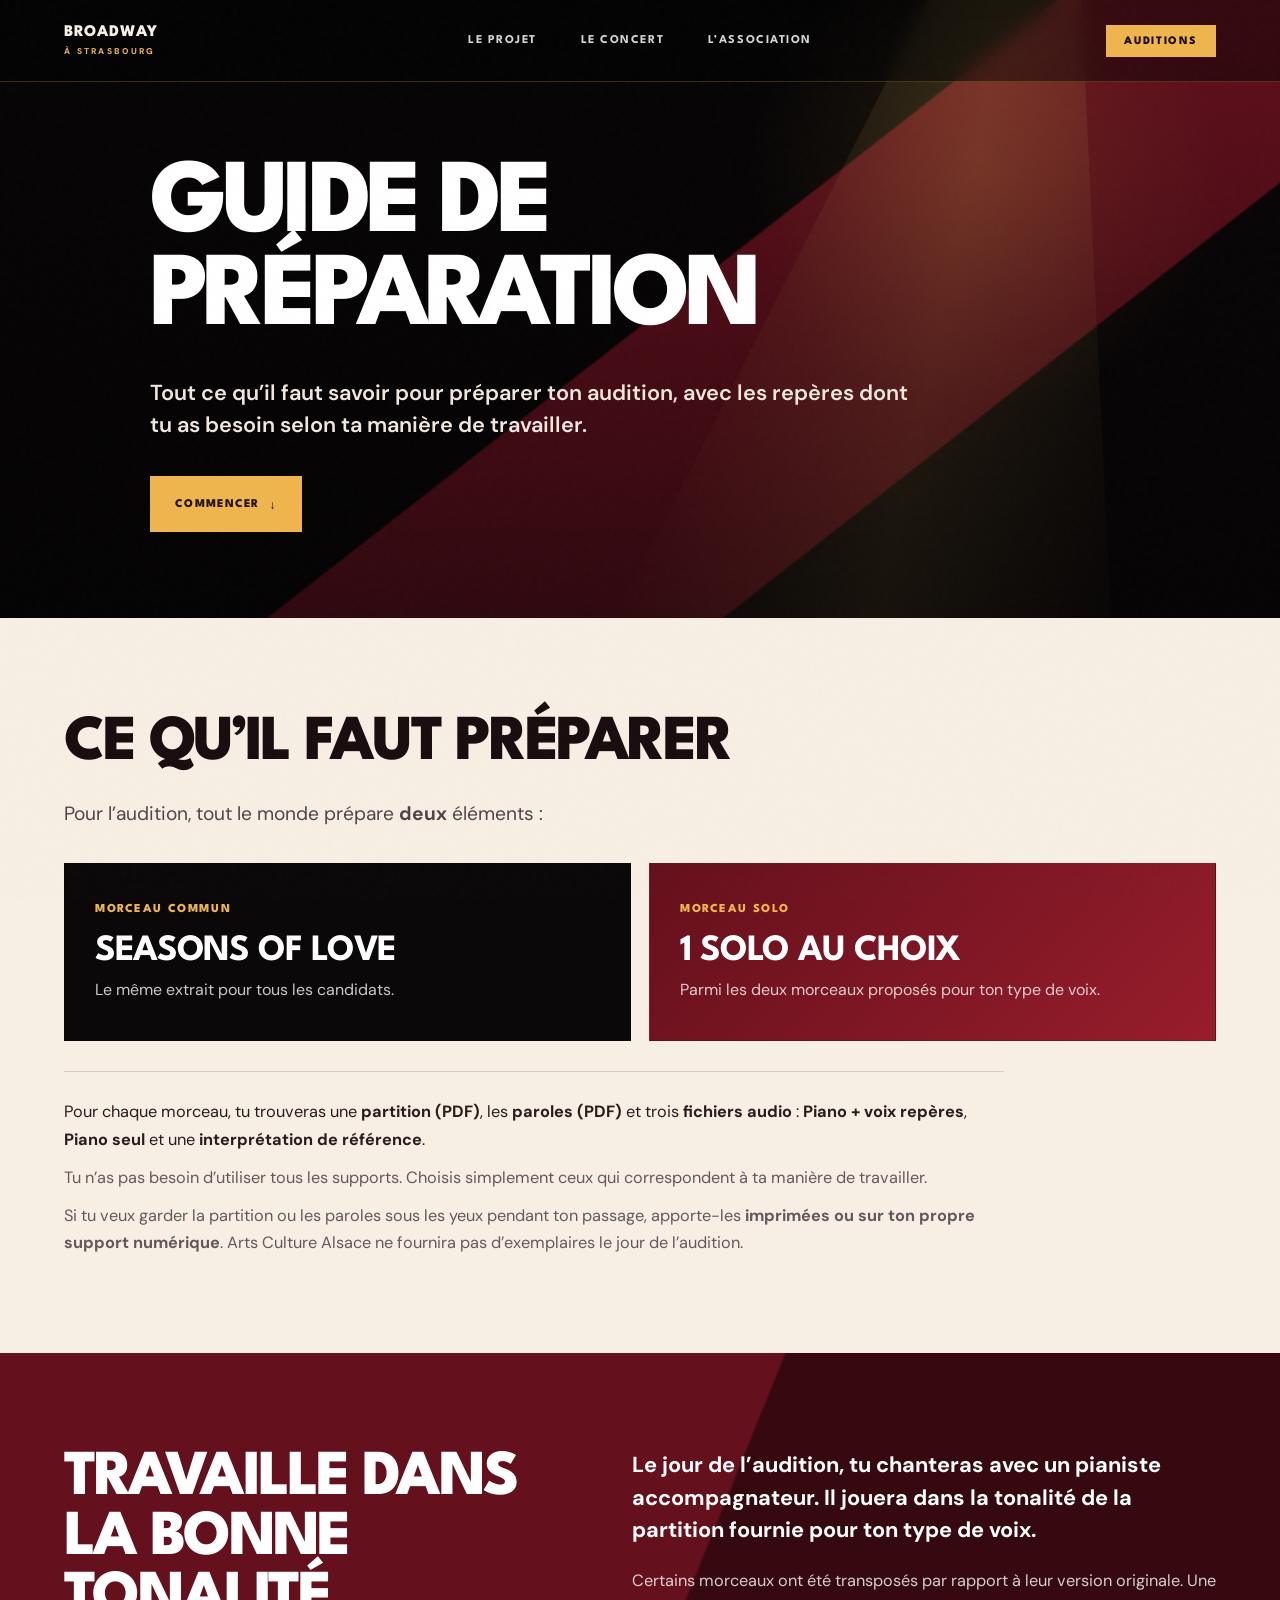
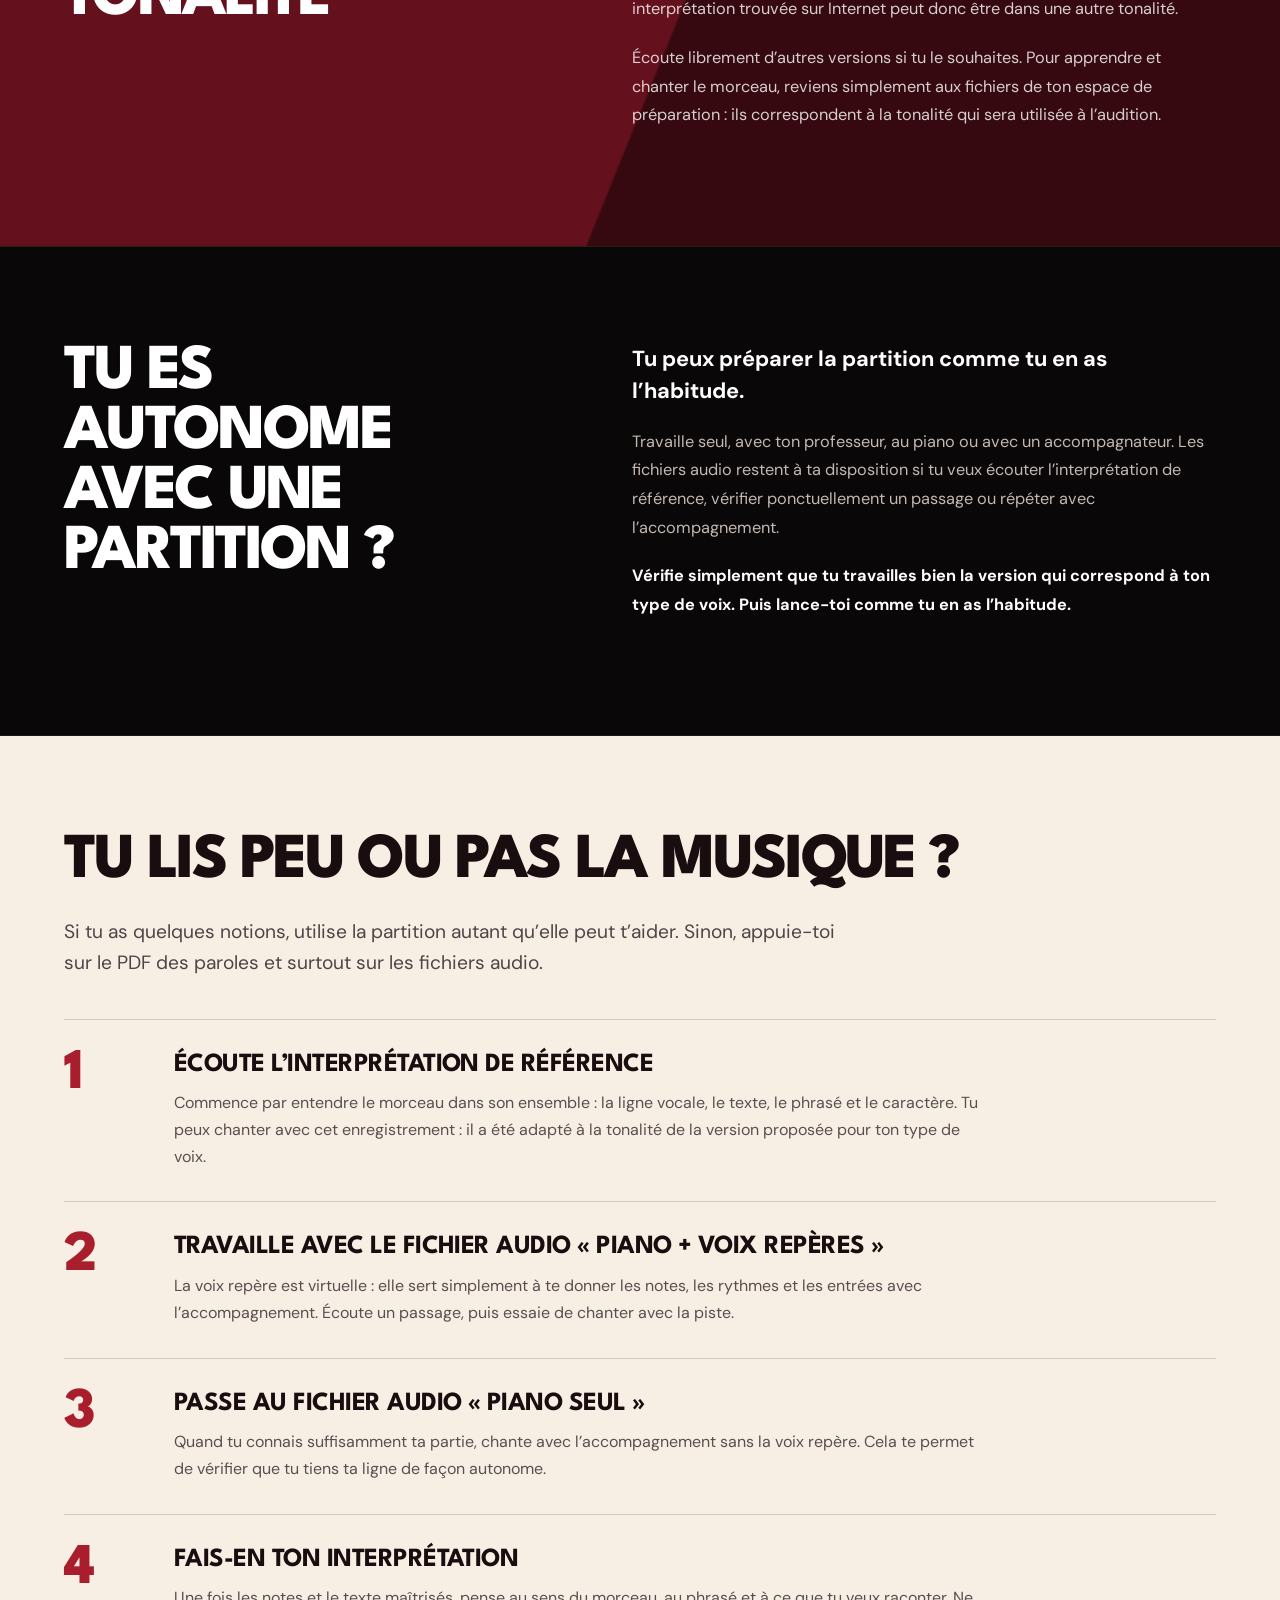
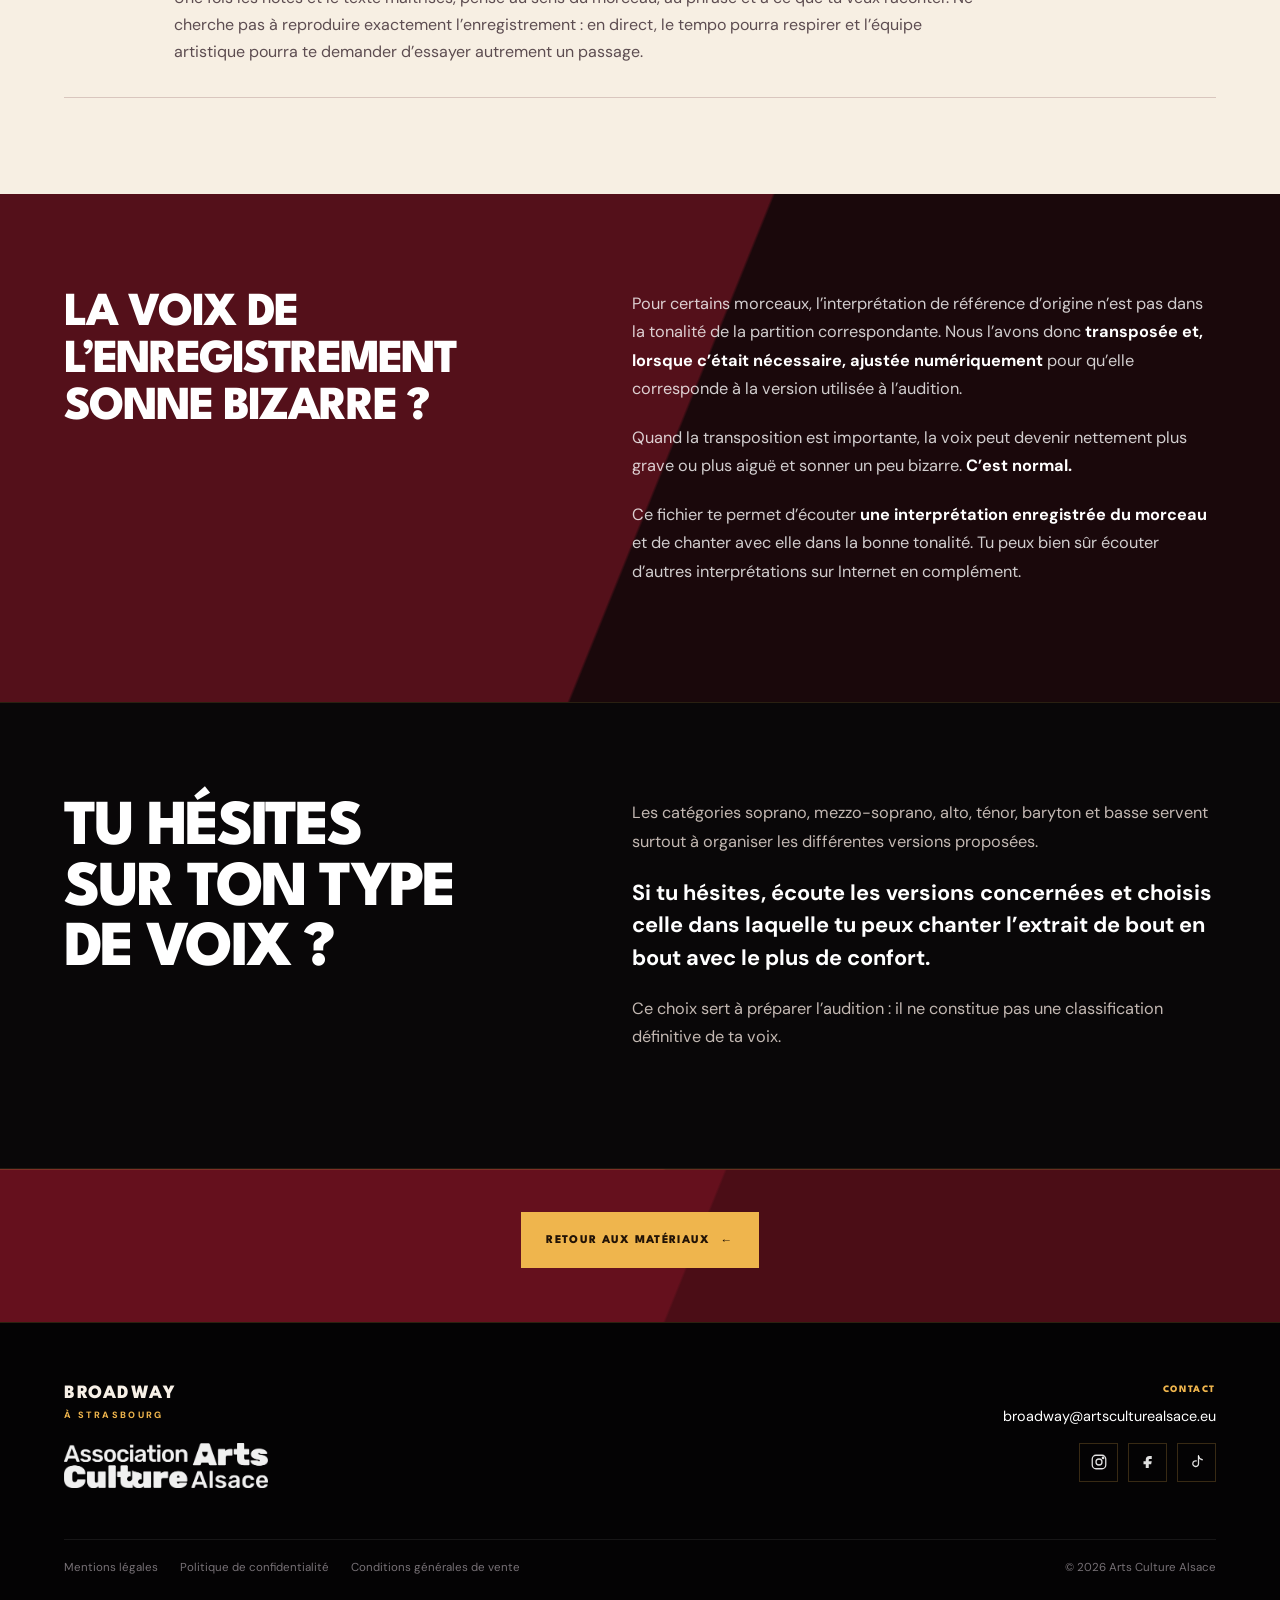
<file: auditions/guide/index.html>
<!DOCTYPE html>

<html lang="fr">
<head>
<meta charset="utf-8"/>
<meta content="width=device-width, initial-scale=1, viewport-fit=cover" name="viewport"/>
<meta content="#17070a" name="theme-color"/>
<meta content="noindex,follow" name="robots"/>
<meta content="Guide de préparation aux auditions de Broadway à Strasbourg." name="description"/>
<meta content="Guide de préparation · Broadway à Strasbourg" property="og:title"/>
<meta content="Tout ce qu’il faut savoir pour préparer ton audition." property="og:description"/>
<meta content="website" property="og:type"/>
<title>Guide de préparation · Broadway à Strasbourg</title>
<link href="../../assets/icons/favicon.ico" rel="icon" sizes="any"/>
<link href="../../assets/icons/favicon-32x32.png" rel="icon" sizes="32x32" type="image/png"/>
<link href="../../assets/icons/favicon-16x16.png" rel="icon" sizes="16x16" type="image/png"/>
<link href="../../assets/icons/apple-touch-icon.png" rel="apple-touch-icon"/>
<link href="https://fonts.googleapis.com" rel="preconnect"/>
<link crossorigin="" href="https://fonts.gstatic.com" rel="preconnect"/>
<link href="https://fonts.googleapis.com/css2?family=DM+Sans:wght@400;500;600;700;800&amp;family=League+Spartan:wght@500;600;700;800&amp;display=swap" rel="stylesheet"/>
<link href="../../css/style.css" rel="stylesheet"/>
<link href="../../css/auditions.css" rel="stylesheet"/>
<link href="../../css/guide.css" rel="stylesheet"/>
</head>
<body class="auditions-page guide-page">
<div aria-hidden="true" class="grain"></div>
<header class="site-header" id="top">
<a aria-label="Broadway à Strasbourg · accueil" class="brand" href="../../#top">
<span class="brand-main">BROADWAY</span>
<span class="brand-sub">À STRASBOURG</span>
</a>
<nav aria-label="Navigation principale" class="desktop-nav">
<a href="../../#projet">LE PROJET</a>
<a href="../../#concert">LE CONCERT</a>
<a href="../../#association">L’ASSOCIATION</a>
</nav>
<a class="nav-cta nav-cta-active" href="../">AUDITIONS</a>
<button aria-expanded="false" aria-label="Ouvrir le menu" class="menu-toggle" type="button"><span></span><span></span></button>
</header>
<div aria-hidden="true" class="mobile-menu">
<nav aria-label="Navigation mobile">
<a href="../../#projet">LE PROJET</a>
<a href="../../#concert">LE CONCERT</a>
<a href="../../#association">L’ASSOCIATION</a>
<a class="mobile-cta mobile-cta-active" href="../">AUDITIONS</a>
</nav>
</div>
<main>
<section aria-labelledby="guide-title" class="guide-hero">
<div aria-hidden="true" class="guide-hero-art"></div>
<div aria-hidden="true" class="guide-hero-shade"></div>
<div class="guide-container guide-hero-inner reveal">
<h1 id="guide-title">GUIDE DE<br/>PRÉPARATION</h1>
<p class="guide-lead">Tout ce qu’il faut savoir pour préparer ton audition, avec les repères dont tu as besoin selon ta manière de travailler.</p>
<a class="button button-gold button-xl guide-hero-cta" href="#a-preparer">COMMENCER <span aria-hidden="true">↓</span></a>
</div>
</section>
<section class="guide-section guide-section-light" id="a-preparer">
<div class="guide-container reveal">
<h2>CE QU’IL FAUT PRÉPARER</h2>
<p class="guide-intro">Pour l’audition, tout le monde prépare <strong>deux</strong> éléments&nbsp;:</p>
<div class="guide-prep-grid">
<article class="guide-prep-card guide-prep-card-dark">
<span class="guide-prep-eyebrow">MORCEAU COMMUN</span>
<h3>SEASONS OF LOVE</h3>
<p>Le même extrait pour tous les candidats.</p>
</article>
<article class="guide-prep-card guide-prep-card-red">
<span class="guide-prep-eyebrow">MORCEAU SOLO</span>
<h3>1 SOLO AU CHOIX</h3>
<p>Parmi les deux morceaux proposés pour ton type de voix.</p>
</article>
</div>
<div class="guide-supports-block">
<p>Pour chaque morceau, tu trouveras une <strong>partition (PDF)</strong>, les <strong>paroles (PDF)</strong> et trois <strong>fichiers audio</strong> : <strong>Piano + voix repères</strong>, <strong>Piano seul</strong> et une <strong>interprétation de référence</strong>.</p>
<p>Tu n’as pas besoin d’utiliser tous les supports. Choisis simplement ceux qui correspondent à ta manière de travailler.</p>
<p>Si tu veux garder la partition ou les paroles sous les yeux pendant ton passage, apporte-les <strong>imprimées ou sur ton propre support numérique</strong>. Arts Culture Alsace ne fournira pas d’exemplaires le jour de l’audition.</p>
</div>
</div>
</section>
<section class="guide-section guide-section-tonality" id="tonalite">
<div class="guide-container guide-two-col reveal">
<div>
<h2>TRAVAILLE DANS LA BONNE TONALITÉ</h2>
</div>
<div class="guide-copy guide-copy-light">
<p class="guide-callout">Le jour de l’audition, tu chanteras avec un pianiste accompagnateur. Il jouera dans <strong>la tonalité de la partition fournie pour ton type de voix</strong>.</p>
<p>Certains morceaux ont été transposés par rapport à leur version originale. Une interprétation trouvée sur Internet peut donc être dans une autre tonalité.</p>
<p>Écoute librement d’autres versions si tu le souhaites. Pour apprendre et chanter le morceau, reviens simplement aux fichiers de ton espace de préparation : ils correspondent à la tonalité qui sera utilisée à l’audition.</p>
</div>
</div>
</section>
<section class="guide-section guide-section-dark" id="autonome">
<div class="guide-container guide-two-col reveal">
<div>
<h2>TU ES AUTONOME AVEC UNE PARTITION ?</h2>
</div>
<div class="guide-copy">
<p class="guide-callout">Tu peux préparer la partition comme tu en as l’habitude.</p>
<p>Travaille seul, avec ton professeur, au piano ou avec un accompagnateur. Les fichiers audio restent à ta disposition si tu veux écouter l’interprétation de référence, vérifier ponctuellement un passage ou répéter avec l’accompagnement.</p>
<p><strong>Vérifie simplement que tu travailles bien la version qui correspond à ton type de voix. Puis lance-toi comme tu en as l’habitude.</strong></p>
</div>
</div>
</section>
<section class="guide-section guide-section-light" id="lecture">
<div class="guide-container reveal">
<h2>TU LIS PEU OU PAS LA MUSIQUE ?</h2>
<p class="guide-intro">Si tu as quelques notions, utilise la partition autant qu’elle peut t’aider. Sinon, appuie-toi sur le PDF des paroles et surtout sur les fichiers audio.</p>
<div class="guide-steps">
<article class="guide-step">
<div class="guide-step-number">1</div>
<div><h3>ÉCOUTE L’INTERPRÉTATION DE RÉFÉRENCE</h3><p>Commence par entendre le morceau dans son ensemble : la ligne vocale, le texte, le phrasé et le caractère. Tu peux chanter avec cet enregistrement : il a été adapté à la tonalité de la version proposée pour ton type de voix.</p></div>
</article>
<article class="guide-step">
<div class="guide-step-number">2</div>
<div><h3>TRAVAILLE AVEC LE FICHIER AUDIO « PIANO + VOIX REPÈRES »</h3><p>La voix repère est virtuelle : elle sert simplement à te donner les notes, les rythmes et les entrées avec l’accompagnement. Écoute un passage, puis essaie de chanter avec la piste.</p></div>
</article>
<article class="guide-step">
<div class="guide-step-number">3</div>
<div><h3>PASSE AU FICHIER AUDIO « PIANO SEUL »</h3><p>Quand tu connais suffisamment ta partie, chante avec l’accompagnement sans la voix repère. Cela te permet de vérifier que tu tiens ta ligne de façon autonome.</p></div>
</article>
<article class="guide-step">
<div class="guide-step-number">4</div>
<div><h3>FAIS-EN TON INTERPRÉTATION</h3><p>Une fois les notes et le texte maîtrisés, pense au sens du morceau, au phrasé et à ce que tu veux raconter. Ne cherche pas à reproduire exactement l’enregistrement : en direct, le tempo pourra respirer et l’équipe artistique pourra te demander d’essayer autrement un passage.</p></div>
</article>
</div>
</div>
</section>
<section class="guide-section guide-section-reference" id="references">
<div class="guide-container guide-two-col reveal">
<div>
<h2 class="guide-heading-long">LA VOIX DE L’ENREGISTREMENT SONNE BIZARRE ?</h2>
</div>
<div class="guide-copy guide-copy-light">
<p>Pour certains morceaux, l’interprétation de référence d’origine n’est pas dans la tonalité de la partition correspondante. Nous l’avons donc <strong>transposée et, lorsque c’était nécessaire, ajustée numériquement</strong> pour qu’elle corresponde à la version utilisée à l’audition.</p>
<p>Quand la transposition est importante, la voix peut devenir nettement plus grave ou plus aiguë et sonner un peu bizarre. <strong>C’est normal.</strong></p>
<p>Ce fichier te permet d’écouter <strong>une interprétation enregistrée du morceau</strong> et de chanter avec elle dans la bonne tonalité. Tu peux bien sûr écouter d’autres interprétations sur Internet en complément.</p>
</div>
</div>
</section>
<section class="guide-section guide-section-dark" id="type-voix">
<div class="guide-container guide-two-col reveal">
<div>
<h2>TU HÉSITES SUR TON TYPE DE VOIX ?</h2>
</div>
<div class="guide-copy">
<p>Les catégories soprano, mezzo-soprano, alto, ténor, baryton et basse servent surtout à organiser les différentes versions proposées.</p>
<p class="guide-callout">Si tu hésites, écoute les versions concernées et choisis celle dans laquelle tu peux chanter l’extrait de bout en bout avec le plus de confort.</p>
<p>Ce choix sert à préparer l’audition : il ne constitue pas une classification définitive de ta voix.</p>
</div>
</div>
</section>

<div class="guide-return reveal">
<div class="guide-container">
<a class="button button-gold button-xl" href="../materiaux/">RETOUR AUX MATÉRIAUX <span aria-hidden="true">←</span></a>
</div>
</div>
</main>
<button aria-label="Revenir en haut de la page" class="back-to-top" title="Revenir en haut" type="button"><span aria-hidden="true">↑</span></button>
<footer class="site-footer">
<div class="footer-inner">
<div class="footer-brand-block">
<a aria-label="Broadway à Strasbourg · accueil" class="footer-title" href="../../#top"><span>BROADWAY</span><small>À STRASBOURG</small></a>
<a aria-label="Site d’Arts Culture Alsace" class="footer-aca-link" href="https://artsculturealsace.eu/"><img alt="Arts Culture Alsace" class="footer-aca-logo" loading="lazy" src="../../assets/logos/arts-culture-alsace-white.png"/></a>
</div>
<div class="footer-contact">
<span class="footer-contact-label">CONTACT</span>
<a class="footer-email" href="mailto:broadway@artsculturealsace.eu">broadway@artsculturealsace.eu</a>
<div aria-label="Réseaux sociaux Arts Culture Alsace" class="socials">
<a aria-label="Instagram Arts Culture Alsace" href="https://www.instagram.com/artsculturealsace/" rel="noopener noreferrer" target="_blank"><svg aria-hidden="true" viewbox="0 0 24 24"><rect height="18" rx="5" width="18" x="3" y="3"></rect><circle cx="12" cy="12" r="4"></circle><circle cx="17.4" cy="6.6" r="1"></circle></svg></a>
<a aria-label="Facebook Arts Culture Alsace" href="https://www.facebook.com/p/Arts-Culture-Alsace-61580677268485/" rel="noopener noreferrer" target="_blank"><svg aria-hidden="true" viewbox="0 0 24 24"><path d="M14 8h3V4h-3c-3.3 0-5 2-5 5v2H6v4h3v5h4v-5h3.2l.8-4H13V9c0-.7.3-1 1-1Z"></path></svg></a>
<a aria-label="TikTok Arts Culture Alsace" href="https://www.tiktok.com/@artsculturealsace" rel="noopener noreferrer" target="_blank"><svg aria-hidden="true" viewbox="0 0 24 24"><path d="M14 4v10.2a3.8 3.8 0 1 1-3-3.7"></path><path d="M14 4c.5 2.8 2.2 4.5 5 5"></path></svg></a>
</div>
</div>
</div>
<div class="footer-bottom">
<div class="footer-legal"><a href="../../mentions-legales/">Mentions légales</a><a href="../../confidentialite/">Politique de confidentialité</a><a href="../../conditions-generales-de-vente/">Conditions générales de vente</a></div>
<span>© 2026 Arts Culture Alsace</span>
</div>
</footer>
<script src="../../js/main.js"></script>
</body>
</html>
</file>
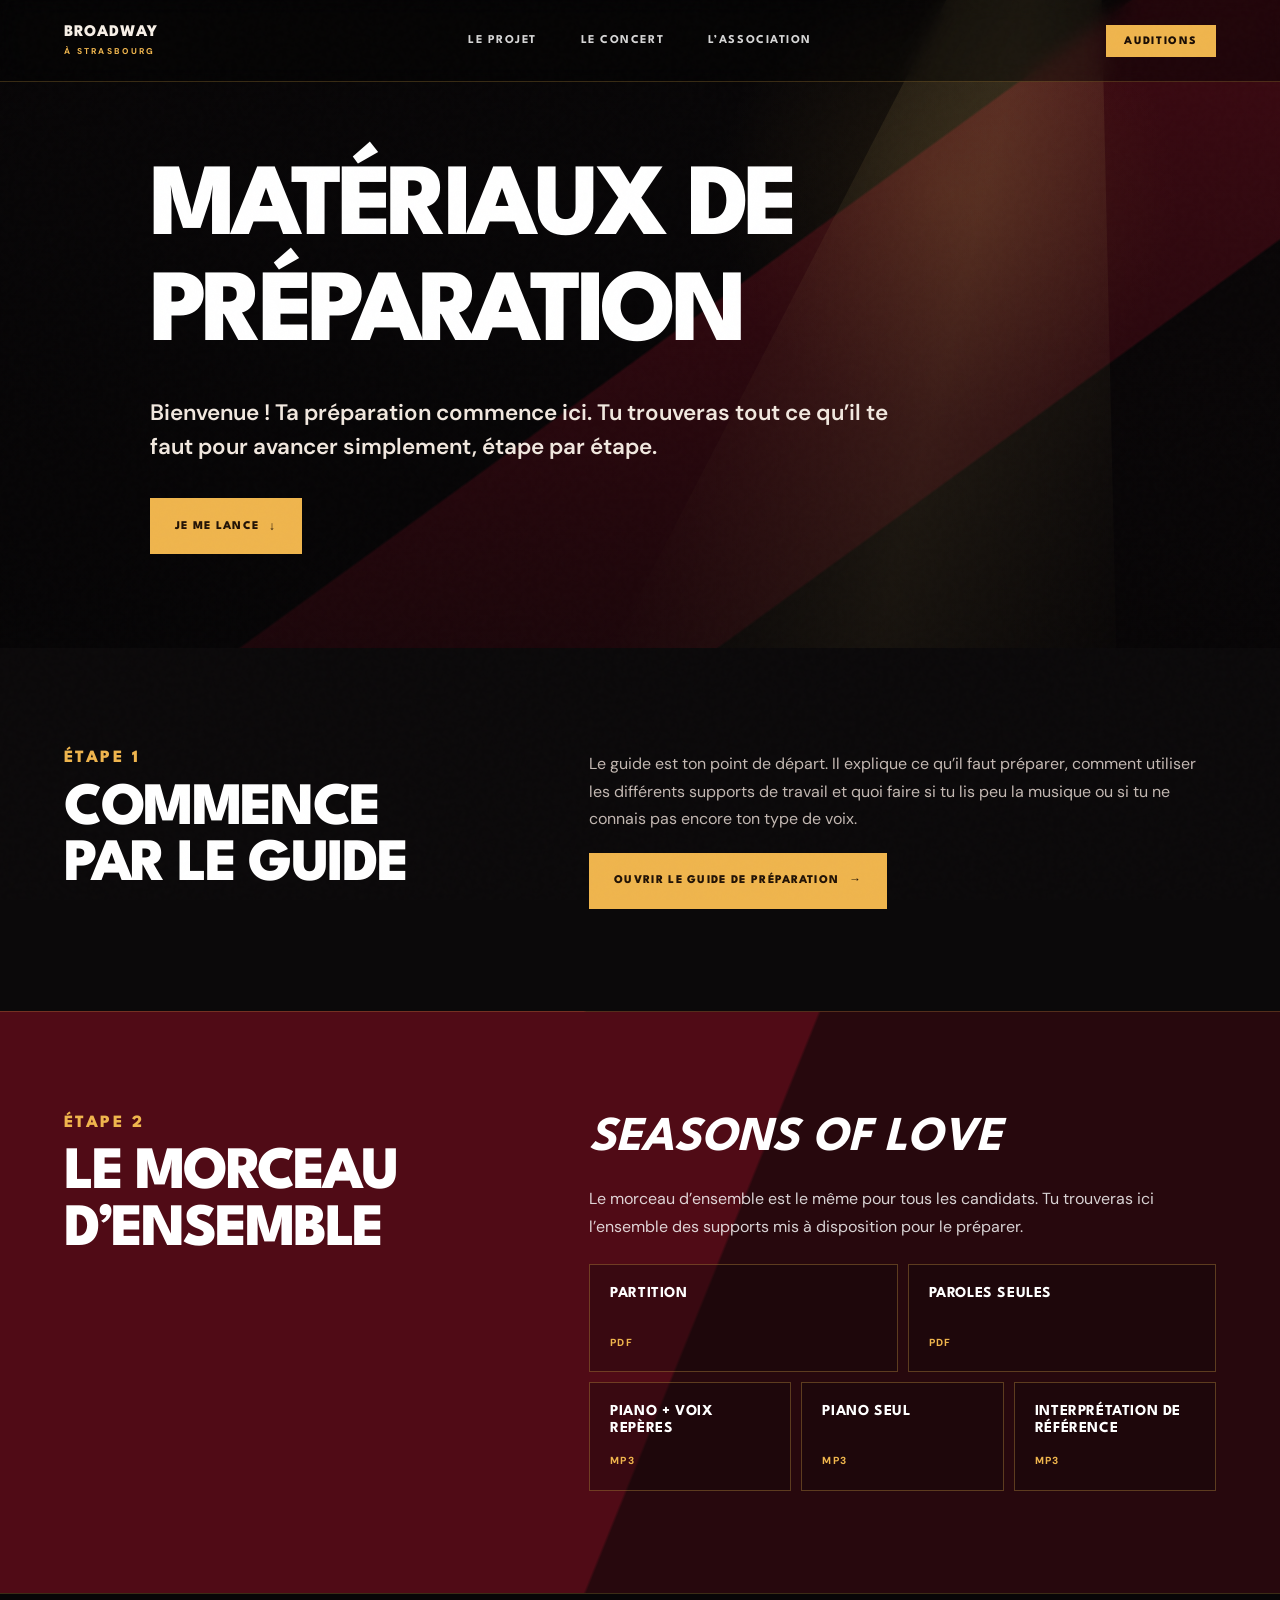
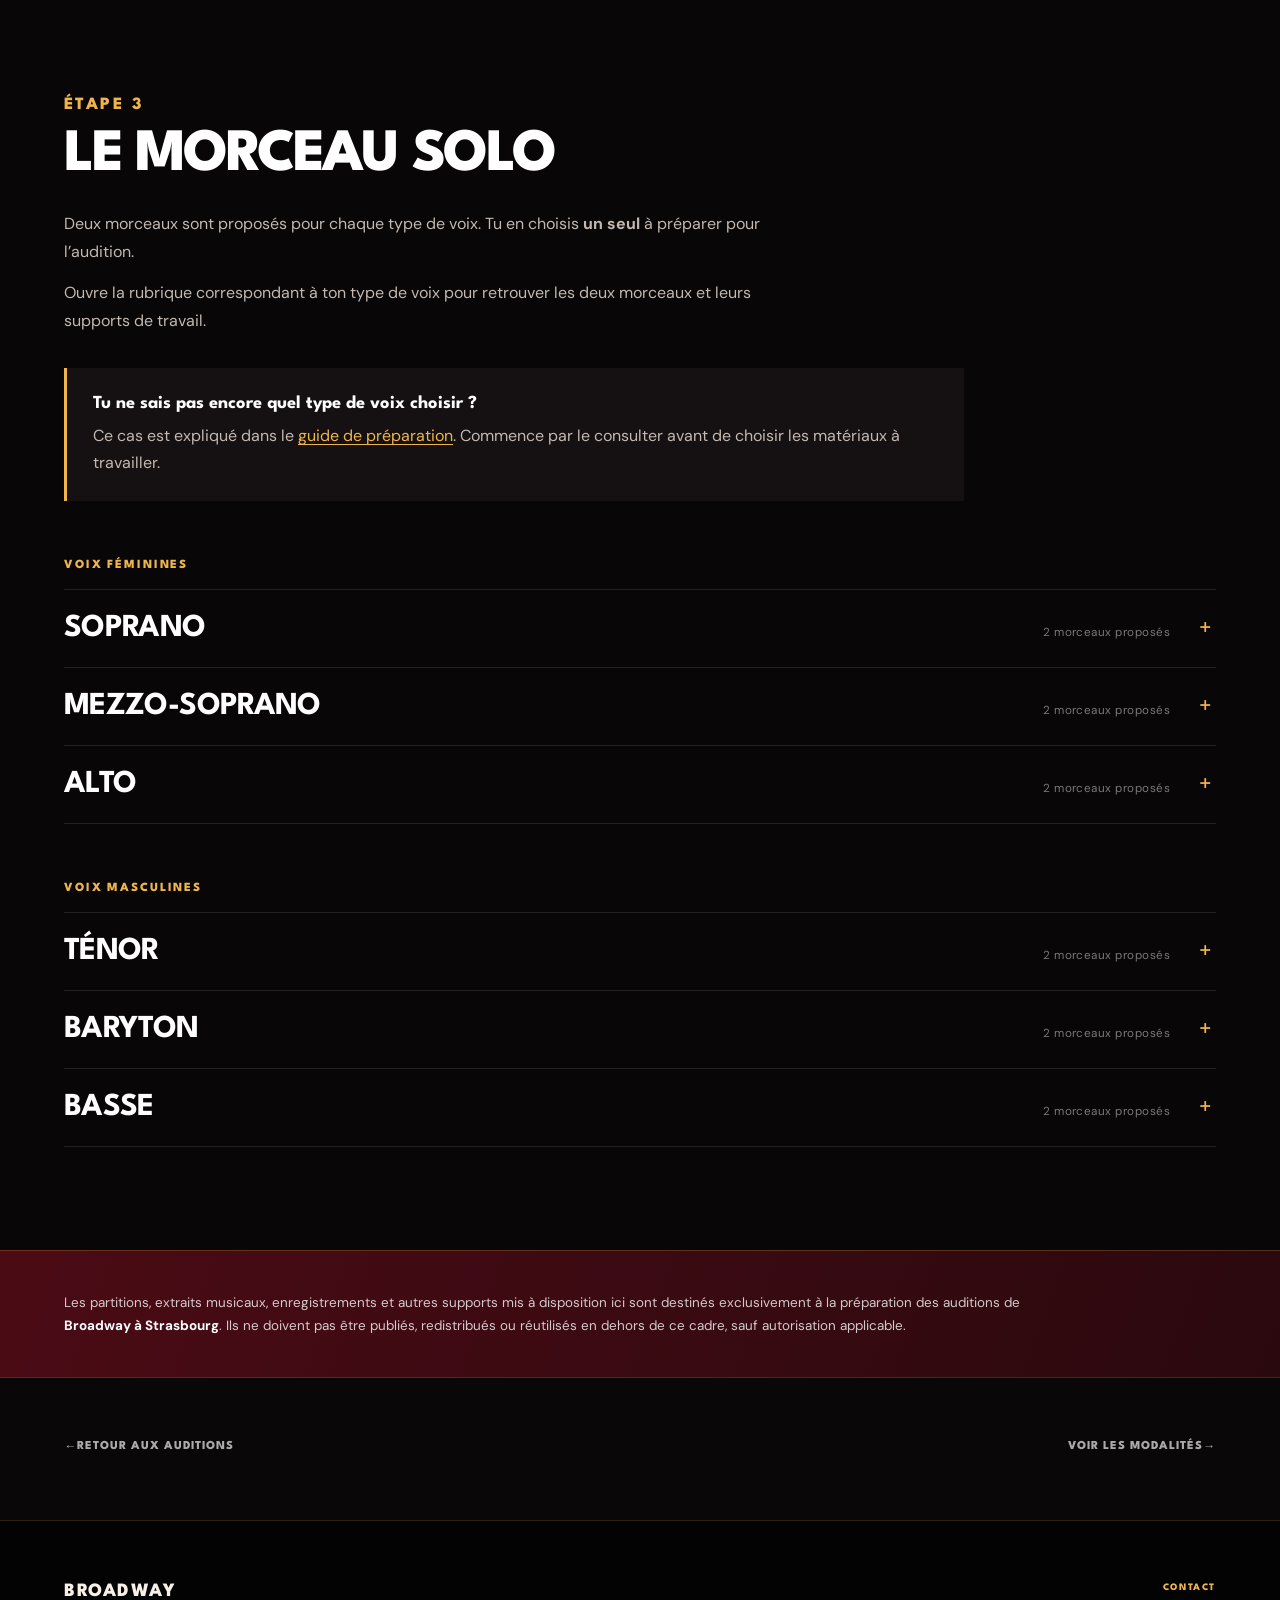
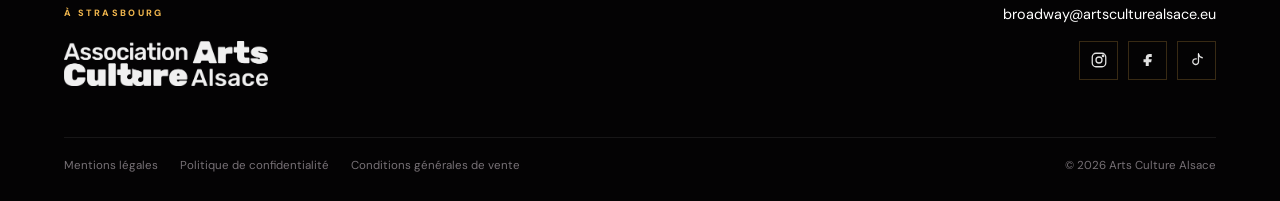
<file: auditions/materiaux/index.html>
<!DOCTYPE html>

<html lang="fr">
<head>
<meta charset="utf-8"/>
<meta content="width=device-width, initial-scale=1, viewport-fit=cover" name="viewport"/>
<meta content="#17070a" name="theme-color"/>
<meta content="noindex,nofollow" name="robots"/>
<meta content="Matériaux de préparation aux auditions chant de Broadway à Strasbourg : guide, morceau d’ensemble et ressources par type de voix." name="description"/>
<meta content="Matériaux de préparation · Broadway à Strasbourg" property="og:title"/>
<meta content="Retrouve ici les ressources nécessaires pour préparer ton audition." property="og:description"/>
<meta content="website" property="og:type"/>
<title>Matériaux de préparation · Broadway à Strasbourg</title>
<link href="../../assets/icons/favicon.ico" rel="icon" sizes="any"/>
<link href="../../assets/icons/favicon-32x32.png" rel="icon" sizes="32x32" type="image/png"/>
<link href="../../assets/icons/favicon-16x16.png" rel="icon" sizes="16x16" type="image/png"/>
<link href="../../assets/icons/apple-touch-icon.png" rel="apple-touch-icon"/>
<link href="https://fonts.googleapis.com" rel="preconnect"/>
<link crossorigin="" href="https://fonts.gstatic.com" rel="preconnect"/>
<link href="https://fonts.googleapis.com/css2?family=DM+Sans:wght@400;500;600;700;800&amp;family=League+Spartan:wght@500;600;700;800&amp;display=swap" rel="stylesheet"/>
<link href="../../css/style.css" rel="stylesheet"/>
<link href="../../css/auditions.css" rel="stylesheet"/>
<link href="../../css/materiaux.css" rel="stylesheet"/>
</head>
<body class="auditions-page materials-page">
<div aria-hidden="true" class="grain"></div>
<header class="site-header" id="top">
<a aria-label="Broadway à Strasbourg — accueil" class="brand" href="../../#top">
<span class="brand-main">BROADWAY</span>
<span class="brand-sub">À STRASBOURG</span>
</a>
<nav aria-label="Navigation principale" class="desktop-nav">
<a href="../../#projet">LE PROJET</a>
<a href="../../#concert">LE CONCERT</a>
<a href="../../#association">L’ASSOCIATION</a>
</nav>
<a class="nav-cta nav-cta-active" href="../">AUDITIONS</a>
<button aria-expanded="false" aria-label="Ouvrir le menu" class="menu-toggle" type="button"><span></span><span></span></button>
</header>
<div aria-hidden="true" class="mobile-menu">
<nav aria-label="Navigation mobile">
<a href="../../#projet">LE PROJET</a>
<a href="../../#concert">LE CONCERT</a>
<a href="../../#association">L’ASSOCIATION</a>
<a class="mobile-cta mobile-cta-active" href="../">AUDITIONS</a>
</nav>
</div>
<main>
<section aria-labelledby="materials-title" class="materials-hero">
<div aria-hidden="true" class="materials-hero-art"></div>
<div aria-hidden="true" class="materials-hero-shade"></div>
<div class="materials-container materials-hero-inner reveal">
<h1 id="materials-title"><span>MATÉRIAUX DE</span><span>PRÉPARATION</span></h1>
<p class="materials-lead">Bienvenue ! Ta préparation commence ici. Tu trouveras tout ce qu’il te faut pour avancer simplement, étape par étape.</p>
<a class="button button-gold button-xl materials-hero-cta" href="#guide">JE ME LANCE <span aria-hidden="true">↓</span></a>
</div>
</section>
<section class="materials-section" id="guide">
<div class="materials-container materials-two-col reveal">
<div class="materials-section-title">
<span class="materials-step">ÉTAPE 1</span>
<h2>COMMENCE PAR LE GUIDE</h2>
</div>
<div class="materials-copy">
<p>Le guide est ton point de départ. Il explique ce qu’il faut préparer, comment utiliser les différents supports de travail et quoi faire si tu lis peu la musique ou si tu ne connais pas encore ton type de voix.</p>
<a class="button button-gold button-xl" href="../guide/">OUVRIR LE GUIDE DE PRÉPARATION <span aria-hidden="true">→</span></a>
</div>
</div>
</section>
<section class="materials-section materials-section-warm" id="ensemble">
<div class="materials-container materials-two-col reveal">
<div class="materials-section-title">
<span class="materials-step">ÉTAPE 2</span>
<h2>LE MORCEAU D’ENSEMBLE</h2>
</div>
<div class="materials-copy materials-copy-light">
<h3><em>SEASONS OF LOVE</em></h3>
<p>Le morceau d’ensemble est le même pour tous les candidats. Tu trouveras ici l’ensemble des supports mis à disposition pour le préparer.</p>
<div class="materials-resource-group">
<div aria-label="Documents pour Seasons of Love" class="materials-files-grid materials-files-grid-docs">
<a class="materials-download" href="https://broadway-api.artsculturealsace.eu/materials/file/ensemble/seasons-of-love/partition.pdf"><strong>PARTITION</strong><span>PDF</span></a>
<a class="materials-download" href="https://broadway-api.artsculturealsace.eu/materials/file/ensemble/seasons-of-love/paroles.pdf"><strong>PAROLES SEULES</strong><span>PDF</span></a>
</div>
</div>
<div class="materials-resource-group">
<div aria-label="Pistes de travail pour Seasons of Love" class="materials-files-grid materials-files-grid-audio">
<a class="materials-download" href="https://broadway-api.artsculturealsace.eu/materials/file/ensemble/seasons-of-love/piano-voix-reperes.mp3"><strong>PIANO + VOIX REPÈRES</strong><span>MP3</span></a>
<a class="materials-download" href="https://broadway-api.artsculturealsace.eu/materials/file/ensemble/seasons-of-love/piano-seul.mp3"><strong>PIANO SEUL</strong><span>MP3</span></a>
<a class="materials-download" href="https://broadway-api.artsculturealsace.eu/materials/file/ensemble/seasons-of-love/interpretation-reference.mp3"><strong>INTERPRÉTATION DE RÉFÉRENCE</strong><span>MP3</span></a>
</div>
</div>
</div>
</div>
</section>
<section class="materials-section materials-section-dark" id="solo">
<div class="materials-container reveal">
<div class="materials-heading-stack">
<span class="materials-step">ÉTAPE 3</span>
<h2>LE MORCEAU SOLO</h2>
<div class="materials-heading-copy">
<p>Deux morceaux sont proposés pour chaque type de voix. Tu en choisis <strong>un seul</strong> à préparer pour l’audition.</p>
<p>Ouvre la rubrique correspondant à ton type de voix pour retrouver les deux morceaux et leurs supports de travail.</p>
</div>
</div>
<div class="materials-unknown-note">
<strong>Tu ne sais pas encore quel type de voix choisir ?</strong>
<p>Ce cas est expliqué dans le <a href="../guide/#type-voix">guide de préparation</a>. Commence par le consulter avant de choisir les matériaux à travailler.</p>
</div>
<div aria-labelledby="voice-feminines" class="voice-family">
<h3 id="voice-feminines">VOIX FÉMININES</h3>
<div class="voice-accordion">
<details class="voice-materials">
<summary><span>SOPRANO</span><small>2 morceaux proposés</small></summary>
<div class="voice-materials-content">
<article class="song-materials"><h4>MORCEAU 1</h4><p class="song-title"><em>I Could Have Danced All Night</em></p><div class="song-resource-group"><div class="materials-files-grid materials-files-grid-docs"><a class="materials-download" href="https://broadway-api.artsculturealsace.eu/materials/file/soprano/i-could-have-danced-all-night/partition.pdf"><strong>PARTITION</strong><span>PDF</span></a><a class="materials-download" href="https://broadway-api.artsculturealsace.eu/materials/file/soprano/i-could-have-danced-all-night/paroles.pdf"><strong>PAROLES SEULES</strong><span>PDF</span></a></div></div><div class="song-resource-group"><div class="materials-files-grid materials-files-grid-audio"><a class="materials-download" href="https://broadway-api.artsculturealsace.eu/materials/file/soprano/i-could-have-danced-all-night/piano-voix-reperes.mp3"><strong>PIANO + VOIX REPÈRES</strong><span>MP3</span></a><a class="materials-download" href="https://broadway-api.artsculturealsace.eu/materials/file/soprano/i-could-have-danced-all-night/piano-seul.mp3"><strong>PIANO SEUL</strong><span>MP3</span></a><a class="materials-download" href="https://broadway-api.artsculturealsace.eu/materials/file/soprano/i-could-have-danced-all-night/interpretation-reference.mp3"><strong>INTERPRÉTATION DE RÉFÉRENCE</strong><span>MP3</span></a></div></div></article>
<article class="song-materials"><h4>MORCEAU 2</h4><p class="song-title"><em>Partir là-bas</em></p><div class="song-resource-group"><div class="materials-files-grid materials-files-grid-docs"><a class="materials-download" href="https://broadway-api.artsculturealsace.eu/materials/file/soprano/partir-la-bas/partition.pdf"><strong>PARTITION</strong><span>PDF</span></a><a class="materials-download" href="https://broadway-api.artsculturealsace.eu/materials/file/soprano/partir-la-bas/paroles.pdf"><strong>PAROLES SEULES</strong><span>PDF</span></a></div></div><div class="song-resource-group"><div class="materials-files-grid materials-files-grid-audio"><a class="materials-download" href="https://broadway-api.artsculturealsace.eu/materials/file/soprano/partir-la-bas/piano-voix-reperes.mp3"><strong>PIANO + VOIX REPÈRES</strong><span>MP3</span></a><a class="materials-download" href="https://broadway-api.artsculturealsace.eu/materials/file/soprano/partir-la-bas/piano-seul.mp3"><strong>PIANO SEUL</strong><span>MP3</span></a><a class="materials-download" href="https://broadway-api.artsculturealsace.eu/materials/file/soprano/partir-la-bas/interpretation-reference.mp3"><strong>INTERPRÉTATION DE RÉFÉRENCE</strong><span>MP3</span></a></div></div></article>
</div>
</details>
<details class="voice-materials">
<summary><span>MEZZO-SOPRANO</span><small>2 morceaux proposés</small></summary>
<div class="voice-materials-content">
<article class="song-materials"><h4>MORCEAU 1</h4><p class="song-title"><em>What I Did for Love</em></p><div class="song-resource-group"><div class="materials-files-grid materials-files-grid-docs"><a class="materials-download" href="https://broadway-api.artsculturealsace.eu/materials/file/mezzo/what-i-did-for-love/partition.pdf"><strong>PARTITION</strong><span>PDF</span></a><a class="materials-download" href="https://broadway-api.artsculturealsace.eu/materials/file/mezzo/what-i-did-for-love/paroles.pdf"><strong>PAROLES SEULES</strong><span>PDF</span></a></div></div><div class="song-resource-group"><div class="materials-files-grid materials-files-grid-audio"><a class="materials-download" href="https://broadway-api.artsculturealsace.eu/materials/file/mezzo/what-i-did-for-love/piano-voix-reperes.mp3"><strong>PIANO + VOIX REPÈRES</strong><span>MP3</span></a><a class="materials-download" href="https://broadway-api.artsculturealsace.eu/materials/file/mezzo/what-i-did-for-love/piano-seul.mp3"><strong>PIANO SEUL</strong><span>MP3</span></a><a class="materials-download" href="https://broadway-api.artsculturealsace.eu/materials/file/mezzo/what-i-did-for-love/interpretation-reference.mp3"><strong>INTERPRÉTATION DE RÉFÉRENCE</strong><span>MP3</span></a></div></div></article>
<article class="song-materials"><h4>MORCEAU 2</h4><p class="song-title"><em>Defying Gravity</em></p><div class="song-resource-group"><div class="materials-files-grid materials-files-grid-docs"><a class="materials-download" href="https://broadway-api.artsculturealsace.eu/materials/file/mezzo/defying-gravity/partition.pdf"><strong>PARTITION</strong><span>PDF</span></a><a class="materials-download" href="https://broadway-api.artsculturealsace.eu/materials/file/mezzo/defying-gravity/paroles.pdf"><strong>PAROLES SEULES</strong><span>PDF</span></a></div></div><div class="song-resource-group"><div class="materials-files-grid materials-files-grid-audio"><a class="materials-download" href="https://broadway-api.artsculturealsace.eu/materials/file/mezzo/defying-gravity/piano-voix-reperes.mp3"><strong>PIANO + VOIX REPÈRES</strong><span>MP3</span></a><a class="materials-download" href="https://broadway-api.artsculturealsace.eu/materials/file/mezzo/defying-gravity/piano-seul.mp3"><strong>PIANO SEUL</strong><span>MP3</span></a><a class="materials-download" href="https://broadway-api.artsculturealsace.eu/materials/file/mezzo/defying-gravity/interpretation-reference.mp3"><strong>INTERPRÉTATION DE RÉFÉRENCE</strong><span>MP3</span></a></div></div></article>
</div>
</details>
<details class="voice-materials">
<summary><span>ALTO</span><small>2 morceaux proposés</small></summary>
<div class="voice-materials-content">
<article class="song-materials"><h4>MORCEAU 1</h4><p class="song-title"><em>What I Did for Love (version alto)</em></p><div class="song-resource-group"><div class="materials-files-grid materials-files-grid-docs"><a class="materials-download" href="https://broadway-api.artsculturealsace.eu/materials/file/alto/what-i-did-for-love/partition.pdf"><strong>PARTITION</strong><span>PDF</span></a><a class="materials-download" href="https://broadway-api.artsculturealsace.eu/materials/file/alto/what-i-did-for-love/paroles.pdf"><strong>PAROLES SEULES</strong><span>PDF</span></a></div></div><div class="song-resource-group"><div class="materials-files-grid materials-files-grid-audio"><a class="materials-download" href="https://broadway-api.artsculturealsace.eu/materials/file/alto/what-i-did-for-love/piano-voix-reperes.mp3"><strong>PIANO + VOIX REPÈRES</strong><span>MP3</span></a><a class="materials-download" href="https://broadway-api.artsculturealsace.eu/materials/file/alto/what-i-did-for-love/piano-seul.mp3"><strong>PIANO SEUL</strong><span>MP3</span></a><a class="materials-download" href="https://broadway-api.artsculturealsace.eu/materials/file/alto/what-i-did-for-love/interpretation-reference.mp3"><strong>INTERPRÉTATION DE RÉFÉRENCE</strong><span>MP3</span></a></div></div></article>
<article class="song-materials"><h4>MORCEAU 2</h4><p class="song-title"><em>Partir là-bas (version alto)</em></p><div class="song-resource-group"><div class="materials-files-grid materials-files-grid-docs"><a class="materials-download" href="https://broadway-api.artsculturealsace.eu/materials/file/alto/partir-la-bas/partition.pdf"><strong>PARTITION</strong><span>PDF</span></a><a class="materials-download" href="https://broadway-api.artsculturealsace.eu/materials/file/alto/partir-la-bas/paroles.pdf"><strong>PAROLES SEULES</strong><span>PDF</span></a></div></div><div class="song-resource-group"><div class="materials-files-grid materials-files-grid-audio"><a class="materials-download" href="https://broadway-api.artsculturealsace.eu/materials/file/alto/partir-la-bas/piano-voix-reperes.mp3"><strong>PIANO + VOIX REPÈRES</strong><span>MP3</span></a><a class="materials-download" href="https://broadway-api.artsculturealsace.eu/materials/file/alto/partir-la-bas/piano-seul.mp3"><strong>PIANO SEUL</strong><span>MP3</span></a><a class="materials-download" href="https://broadway-api.artsculturealsace.eu/materials/file/alto/partir-la-bas/interpretation-reference.mp3"><strong>INTERPRÉTATION DE RÉFÉRENCE</strong><span>MP3</span></a></div></div></article>
</div>
</details>
</div>
</div>
<div aria-labelledby="voice-masculines" class="voice-family">
<h3 id="voice-masculines">VOIX MASCULINES</h3>
<div class="voice-accordion">
<details class="voice-materials">
<summary><span>TÉNOR</span><small>2 morceaux proposés</small></summary>
<div class="voice-materials-content">
<article class="song-materials"><h4>MORCEAU 1</h4><p class="song-title"><em>One Hand, One Heart</em></p><div class="song-resource-group"><div class="materials-files-grid materials-files-grid-docs"><a class="materials-download" href="https://broadway-api.artsculturealsace.eu/materials/file/tenor/one-hand-one-heart/partition.pdf"><strong>PARTITION</strong><span>PDF</span></a><a class="materials-download" href="https://broadway-api.artsculturealsace.eu/materials/file/tenor/one-hand-one-heart/paroles.pdf"><strong>PAROLES SEULES</strong><span>PDF</span></a></div></div><div class="song-resource-group"><div class="materials-files-grid materials-files-grid-audio"><a class="materials-download" href="https://broadway-api.artsculturealsace.eu/materials/file/tenor/one-hand-one-heart/piano-voix-reperes.mp3"><strong>PIANO + VOIX REPÈRES</strong><span>MP3</span></a><a class="materials-download" href="https://broadway-api.artsculturealsace.eu/materials/file/tenor/one-hand-one-heart/piano-seul.mp3"><strong>PIANO SEUL</strong><span>MP3</span></a><a class="materials-download" href="https://broadway-api.artsculturealsace.eu/materials/file/tenor/one-hand-one-heart/interpretation-reference.mp3"><strong>INTERPRÉTATION DE RÉFÉRENCE</strong><span>MP3</span></a></div></div></article>
<article class="song-materials"><h4>MORCEAU 2</h4><p class="song-title"><em>You’re Nothing Without Me (version ténor)</em></p><div class="song-resource-group"><div class="materials-files-grid materials-files-grid-docs"><a class="materials-download" href="https://broadway-api.artsculturealsace.eu/materials/file/tenor/youre-nothing-without-me/partition.pdf"><strong>PARTITION</strong><span>PDF</span></a><a class="materials-download" href="https://broadway-api.artsculturealsace.eu/materials/file/tenor/youre-nothing-without-me/paroles.pdf"><strong>PAROLES SEULES</strong><span>PDF</span></a></div></div><div class="song-resource-group"><div class="materials-files-grid materials-files-grid-audio"><a class="materials-download" href="https://broadway-api.artsculturealsace.eu/materials/file/tenor/youre-nothing-without-me/piano-voix-reperes.mp3"><strong>PIANO + VOIX REPÈRES</strong><span>MP3</span></a><a class="materials-download" href="https://broadway-api.artsculturealsace.eu/materials/file/tenor/youre-nothing-without-me/piano-seul.mp3"><strong>PIANO SEUL</strong><span>MP3</span></a><a class="materials-download" href="https://broadway-api.artsculturealsace.eu/materials/file/tenor/youre-nothing-without-me/interpretation-reference.mp3"><strong>INTERPRÉTATION DE RÉFÉRENCE</strong><span>MP3</span></a></div></div></article>
</div>
</details>
<details class="voice-materials">
<summary><span>BARYTON</span><small>2 morceaux proposés</small></summary>
<div class="voice-materials-content">
<article class="song-materials"><h4>MORCEAU 1</h4><p class="song-title"><em>This Is the Moment</em></p><div class="song-resource-group"><div class="materials-files-grid materials-files-grid-docs"><a class="materials-download" href="https://broadway-api.artsculturealsace.eu/materials/file/baryton/this-is-the-moment/partition.pdf"><strong>PARTITION</strong><span>PDF</span></a><a class="materials-download" href="https://broadway-api.artsculturealsace.eu/materials/file/baryton/this-is-the-moment/paroles.pdf"><strong>PAROLES SEULES</strong><span>PDF</span></a></div></div><div class="song-resource-group"><div class="materials-files-grid materials-files-grid-audio"><a class="materials-download" href="https://broadway-api.artsculturealsace.eu/materials/file/baryton/this-is-the-moment/piano-voix-reperes.mp3"><strong>PIANO + VOIX REPÈRES</strong><span>MP3</span></a><a class="materials-download" href="https://broadway-api.artsculturealsace.eu/materials/file/baryton/this-is-the-moment/piano-seul.mp3"><strong>PIANO SEUL</strong><span>MP3</span></a><a class="materials-download" href="https://broadway-api.artsculturealsace.eu/materials/file/baryton/this-is-the-moment/interpretation-reference.mp3"><strong>INTERPRÉTATION DE RÉFÉRENCE</strong><span>MP3</span></a></div></div></article>
<article class="song-materials"><h4>MORCEAU 2</h4><p class="song-title"><em>You’re Nothing Without Me</em></p><div class="song-resource-group"><div class="materials-files-grid materials-files-grid-docs"><a class="materials-download" href="https://broadway-api.artsculturealsace.eu/materials/file/baryton/youre-nothing-without-me/partition.pdf"><strong>PARTITION</strong><span>PDF</span></a><a class="materials-download" href="https://broadway-api.artsculturealsace.eu/materials/file/baryton/youre-nothing-without-me/paroles.pdf"><strong>PAROLES SEULES</strong><span>PDF</span></a></div></div><div class="song-resource-group"><div class="materials-files-grid materials-files-grid-audio"><a class="materials-download" href="https://broadway-api.artsculturealsace.eu/materials/file/baryton/youre-nothing-without-me/piano-voix-reperes.mp3"><strong>PIANO + VOIX REPÈRES</strong><span>MP3</span></a><a class="materials-download" href="https://broadway-api.artsculturealsace.eu/materials/file/baryton/youre-nothing-without-me/piano-seul.mp3"><strong>PIANO SEUL</strong><span>MP3</span></a><a class="materials-download" href="https://broadway-api.artsculturealsace.eu/materials/file/baryton/youre-nothing-without-me/interpretation-reference.mp3"><strong>INTERPRÉTATION DE RÉFÉRENCE</strong><span>MP3</span></a></div></div></article>
</div>
</details>
<details class="voice-materials">
<summary><span>BASSE</span><small>2 morceaux proposés</small></summary>
<div class="voice-materials-content">
<article class="song-materials"><h4>MORCEAU 1</h4><p class="song-title"><em>This Is the Moment (version basse)</em></p><div class="song-resource-group"><div class="materials-files-grid materials-files-grid-docs"><a class="materials-download" href="https://broadway-api.artsculturealsace.eu/materials/file/basse/this-is-the-moment/partition.pdf"><strong>PARTITION</strong><span>PDF</span></a><a class="materials-download" href="https://broadway-api.artsculturealsace.eu/materials/file/basse/this-is-the-moment/paroles.pdf"><strong>PAROLES SEULES</strong><span>PDF</span></a></div></div><div class="song-resource-group"><div class="materials-files-grid materials-files-grid-audio"><a class="materials-download" href="https://broadway-api.artsculturealsace.eu/materials/file/basse/this-is-the-moment/piano-voix-reperes.mp3"><strong>PIANO + VOIX REPÈRES</strong><span>MP3</span></a><a class="materials-download" href="https://broadway-api.artsculturealsace.eu/materials/file/basse/this-is-the-moment/piano-seul.mp3"><strong>PIANO SEUL</strong><span>MP3</span></a><a class="materials-download" href="https://broadway-api.artsculturealsace.eu/materials/file/basse/this-is-the-moment/interpretation-reference.mp3"><strong>INTERPRÉTATION DE RÉFÉRENCE</strong><span>MP3</span></a></div></div></article>
<article class="song-materials"><h4>MORCEAU 2</h4><p class="song-title"><em>You’re Nothing Without Me (version basse)</em></p><div class="song-resource-group"><div class="materials-files-grid materials-files-grid-docs"><a class="materials-download" href="https://broadway-api.artsculturealsace.eu/materials/file/basse/youre-nothing-without-me/partition.pdf"><strong>PARTITION</strong><span>PDF</span></a><a class="materials-download" href="https://broadway-api.artsculturealsace.eu/materials/file/basse/youre-nothing-without-me/paroles.pdf"><strong>PAROLES SEULES</strong><span>PDF</span></a></div></div><div class="song-resource-group"><div class="materials-files-grid materials-files-grid-audio"><a class="materials-download" href="https://broadway-api.artsculturealsace.eu/materials/file/basse/youre-nothing-without-me/piano-voix-reperes.mp3"><strong>PIANO + VOIX REPÈRES</strong><span>MP3</span></a><a class="materials-download" href="https://broadway-api.artsculturealsace.eu/materials/file/basse/youre-nothing-without-me/piano-seul.mp3"><strong>PIANO SEUL</strong><span>MP3</span></a><a class="materials-download" href="https://broadway-api.artsculturealsace.eu/materials/file/basse/youre-nothing-without-me/interpretation-reference.mp3"><strong>INTERPRÉTATION DE RÉFÉRENCE</strong><span>MP3</span></a></div></div></article>
</div>
</details>
</div>
</div>
</div>
</section>
<section class="materials-legal-note">
<div class="materials-container reveal">
<p>Les partitions, extraits musicaux, enregistrements et autres supports mis à disposition ici sont destinés exclusivement à la préparation des auditions de <strong>Broadway à Strasbourg</strong>. Ils ne doivent pas être publiés, redistribués ou réutilisés en dehors de ce cadre, sauf autorisation applicable.</p>
</div>
</section>
<section class="materials-final">
<div class="materials-container materials-final-inner reveal">
<a class="materials-back-link" href="../"><span aria-hidden="true">←</span> RETOUR AUX AUDITIONS</a>
<a class="materials-back-link" href="../modalites/">VOIR LES MODALITÉS <span aria-hidden="true">→</span></a>
</div>
</section>
</main>
<button aria-label="Revenir en haut de la page" class="back-to-top" title="Revenir en haut" type="button"><span aria-hidden="true">↑</span></button>
<footer class="site-footer">
<div class="footer-inner">
<div class="footer-brand-block">
<a aria-label="Broadway à Strasbourg — accueil" class="footer-title" href="../../#top"><span>BROADWAY</span><small>À STRASBOURG</small></a>
<a aria-label="Site d’Arts Culture Alsace" class="footer-aca-link" href="https://artsculturealsace.eu/"><img alt="Arts Culture Alsace" class="footer-aca-logo" loading="lazy" src="../../assets/logos/arts-culture-alsace-white.png"/></a>
</div>
<div class="footer-contact">
<span class="footer-contact-label">CONTACT</span>
<a class="footer-email" href="mailto:broadway@artsculturealsace.eu">broadway@artsculturealsace.eu</a>
<div aria-label="Réseaux sociaux Arts Culture Alsace" class="socials">
<a aria-label="Instagram Arts Culture Alsace" href="https://www.instagram.com/artsculturealsace/" rel="noopener noreferrer" target="_blank"><svg aria-hidden="true" viewbox="0 0 24 24"><rect height="18" rx="5" width="18" x="3" y="3"></rect><circle cx="12" cy="12" r="4"></circle><circle cx="17.4" cy="6.6" r="1"></circle></svg></a>
<a aria-label="Facebook Arts Culture Alsace" href="https://www.facebook.com/p/Arts-Culture-Alsace-61580677268485/" rel="noopener noreferrer" target="_blank"><svg aria-hidden="true" viewbox="0 0 24 24"><path d="M14 8h3V4h-3c-3.3 0-5 2-5 5v2H6v4h3v5h4v-5h3.2l.8-4H13V9c0-.7.3-1 1-1Z"></path></svg></a>
<a aria-label="TikTok Arts Culture Alsace" href="https://www.tiktok.com/@artsculturealsace" rel="noopener noreferrer" target="_blank"><svg aria-hidden="true" viewbox="0 0 24 24"><path d="M14 4v10.2a3.8 3.8 0 1 1-3-3.7"></path><path d="M14 4c.5 2.8 2.2 4.5 5 5"></path></svg></a>
</div>
</div>
</div>
<div class="footer-bottom">
<div class="footer-legal"><a href="../../mentions-legales/">Mentions légales</a><a href="../../confidentialite/">Politique de confidentialité</a><a href="../../conditions-generales-de-vente/">Conditions générales de vente</a></div>
<span>© 2026 Arts Culture Alsace</span>
</div>
</footer>
<script src="../../js/main.js"></script>
</body>
</html>
</file>
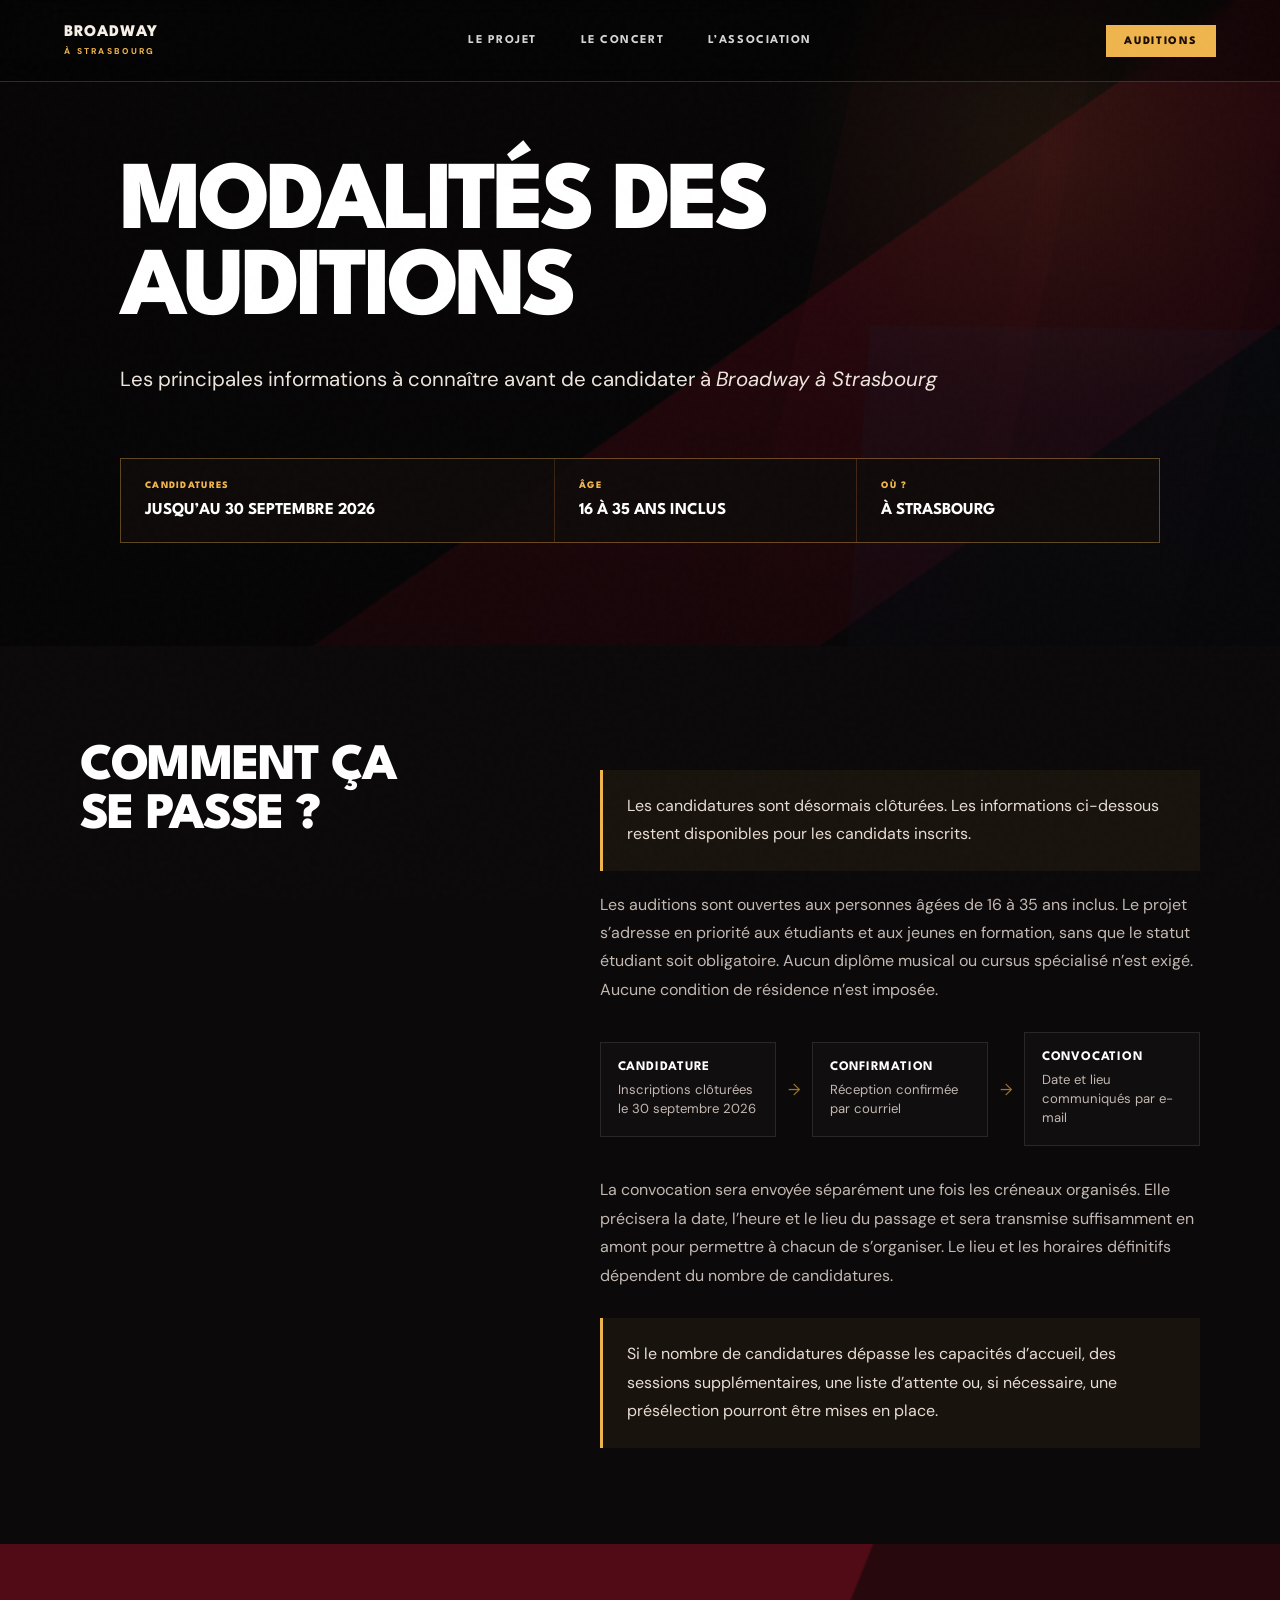
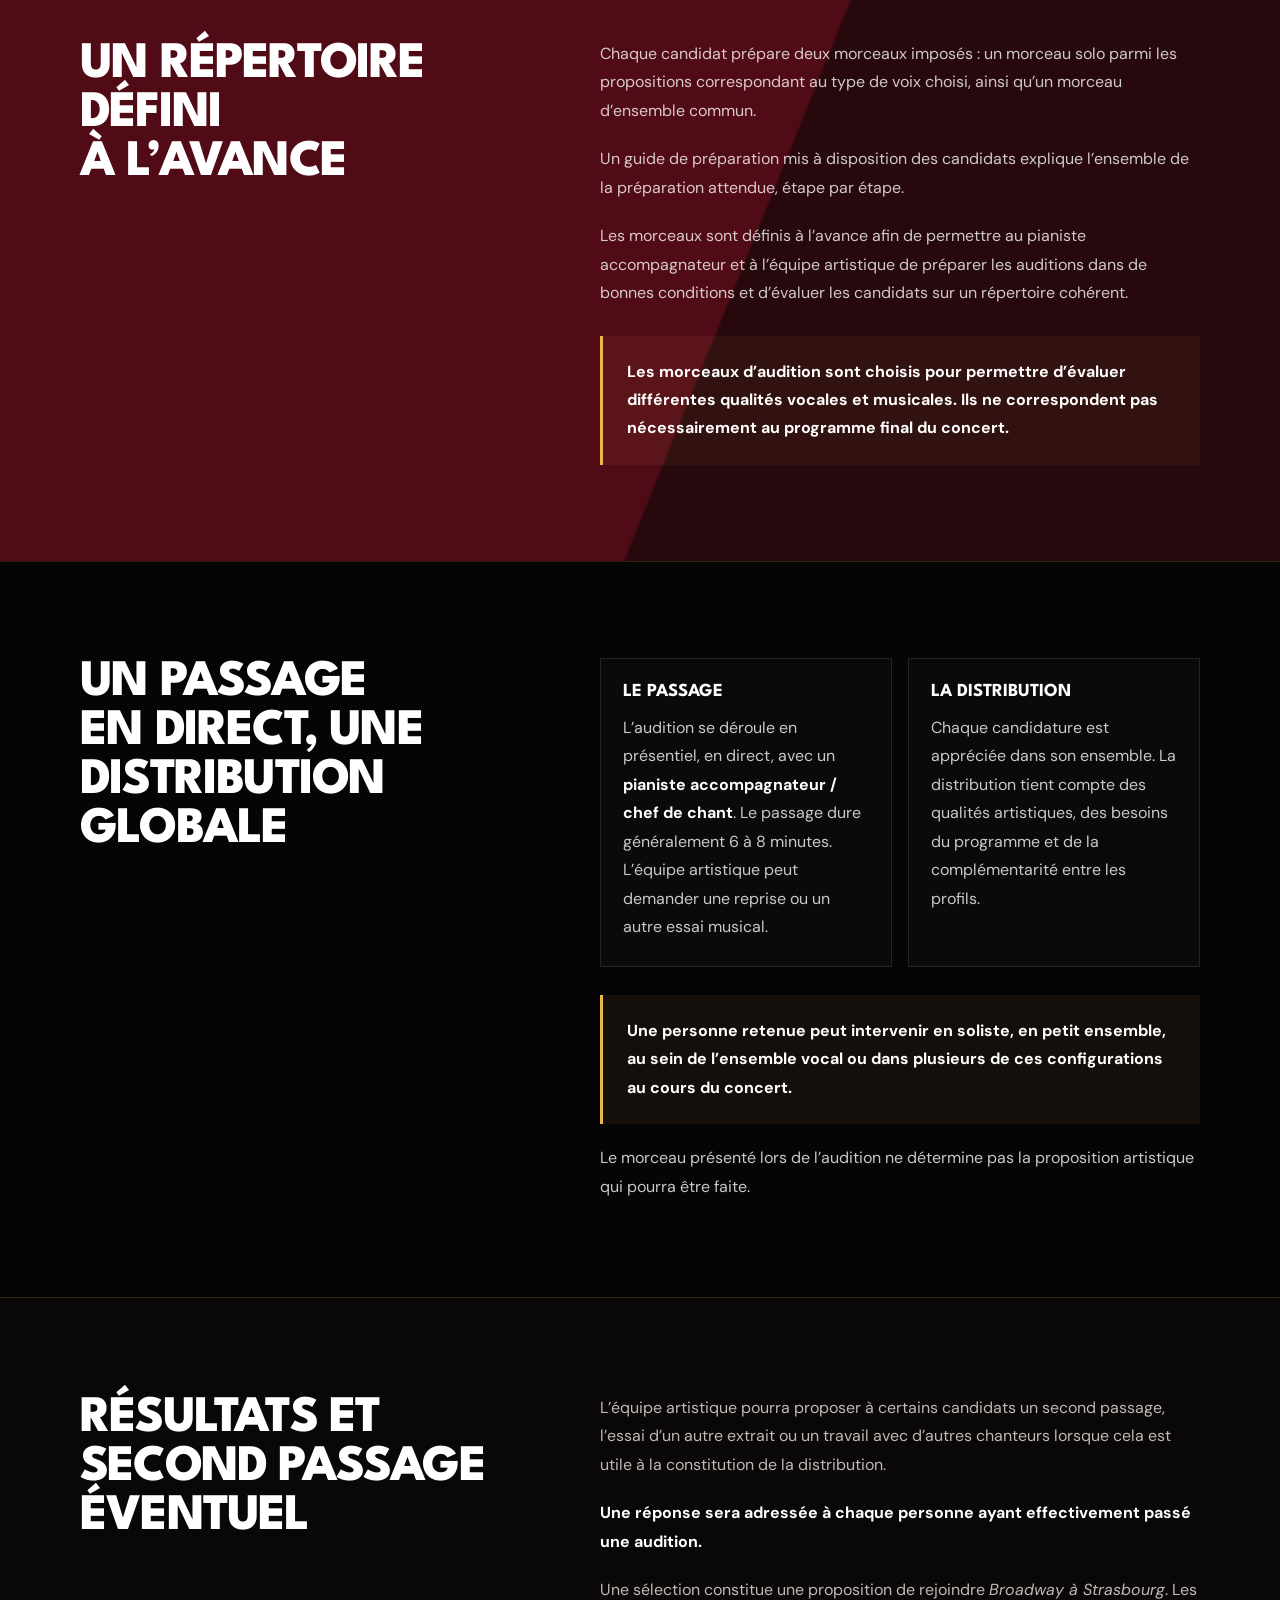
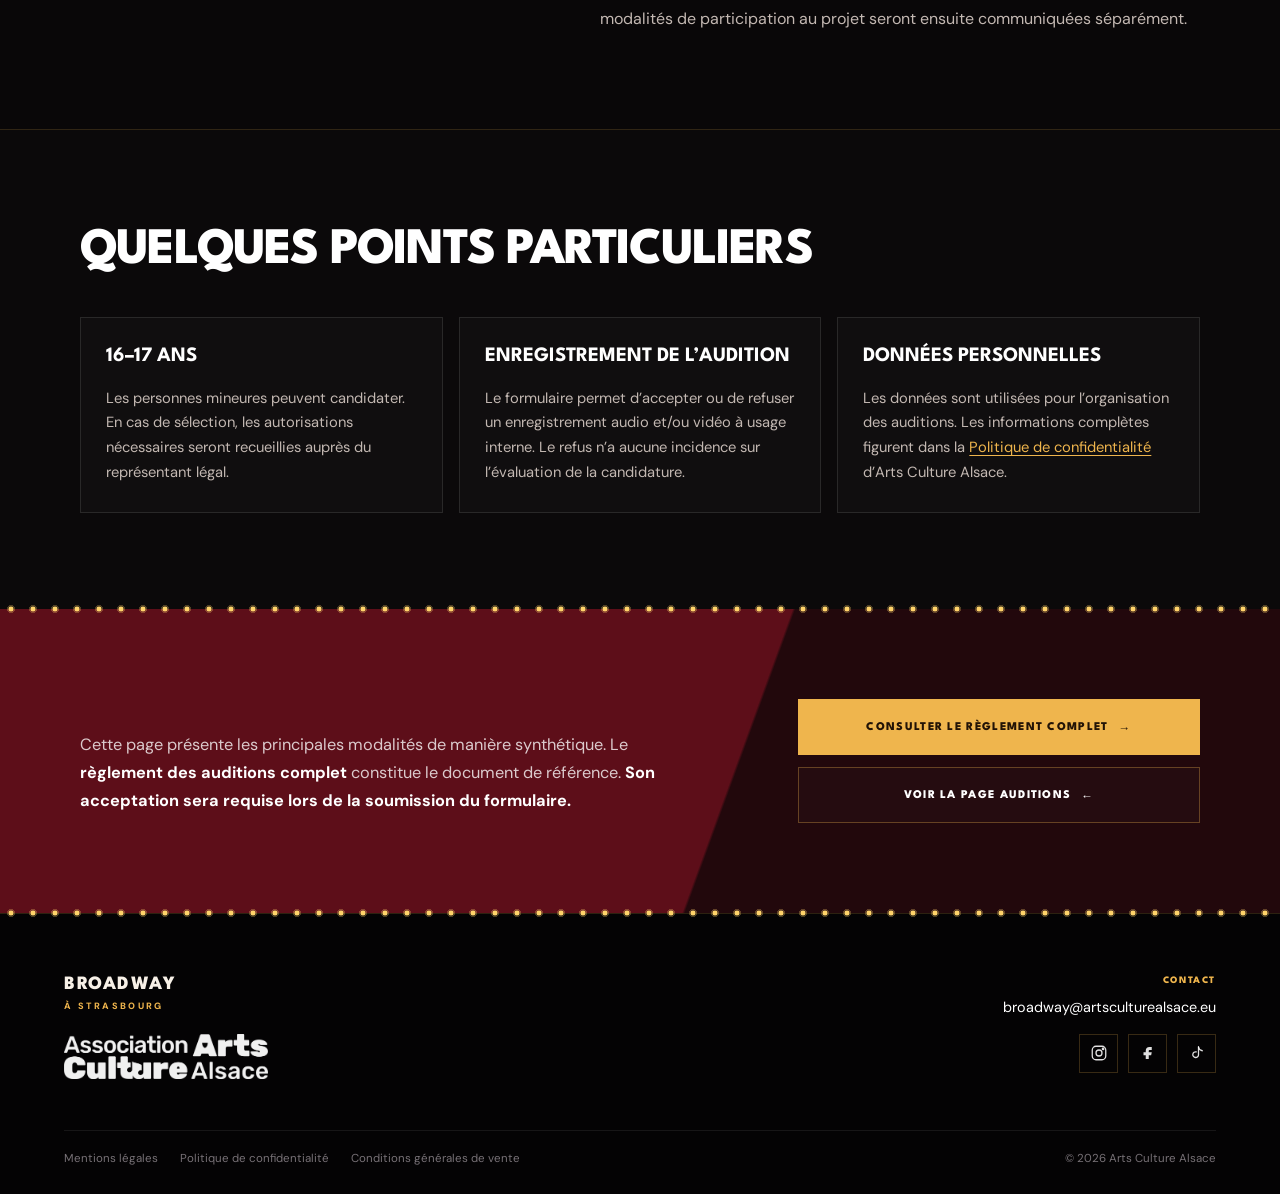
<file: auditions/modalites/index.html>
<!DOCTYPE html>

<html lang="fr">
<head>
<meta charset="utf-8"/>
<meta content="width=device-width, initial-scale=1, viewport-fit=cover" name="viewport"/>
<meta content="#17070a" name="theme-color"/>
<meta content="Modalités des auditions chant de Broadway à Strasbourg : candidature, convocation, préparation, déroulement et sélection." name="description"/>
<meta content="Modalités des auditions · Broadway à Strasbourg" property="og:title"/>
<meta content="Toutes les informations essentielles sur le fonctionnement des auditions de Broadway à Strasbourg." property="og:description"/>
<meta content="website" property="og:type"/>
<title>Modalités des auditions · Broadway à Strasbourg</title>
<link href="../../assets/icons/favicon.ico" rel="icon" sizes="any"/>
<link href="../../assets/icons/favicon-32x32.png" rel="icon" sizes="32x32" type="image/png"/>
<link href="../../assets/icons/favicon-16x16.png" rel="icon" sizes="16x16" type="image/png"/>
<link href="../../assets/icons/apple-touch-icon.png" rel="apple-touch-icon"/>
<link href="https://fonts.googleapis.com" rel="preconnect"/>
<link crossorigin="" href="https://fonts.gstatic.com" rel="preconnect"/>
<link href="https://fonts.googleapis.com/css2?family=DM+Sans:wght@400;500;600;700;800&amp;family=League+Spartan:wght@500;600;700;800&amp;display=swap" rel="stylesheet"/>
<link href="../../css/style.css" rel="stylesheet"/>
<link href="../../css/auditions.css" rel="stylesheet"/>
<link href="../../css/modalites.css" rel="stylesheet"/>
</head>
<body class="auditions-page modalites-page">
<div aria-hidden="true" class="grain"></div>
<header class="site-header" id="top">
<a aria-label="Broadway à Strasbourg — accueil" class="brand" href="../../#top">
<span class="brand-main">BROADWAY</span>
<span class="brand-sub">À STRASBOURG</span>
</a>
<nav aria-label="Navigation principale" class="desktop-nav">
<a href="../../#projet">LE PROJET</a>
<a href="../../#concert">LE CONCERT</a>
<a href="../../#association">L’ASSOCIATION</a>
</nav>
<a class="nav-cta nav-cta-active" href="../">AUDITIONS</a>
<button aria-expanded="false" aria-label="Ouvrir le menu" class="menu-toggle" type="button">
<span></span><span></span>
</button>
</header>
<div aria-hidden="true" class="mobile-menu">
<nav aria-label="Navigation mobile">
<a href="../../#projet">LE PROJET</a>
<a href="../../#concert">LE CONCERT</a>
<a href="../../#association">L’ASSOCIATION</a>
<a class="mobile-cta mobile-cta-active" href="../">AUDITIONS</a>
</nav>
</div>
<main>
<section aria-labelledby="modalites-title" class="modalites-hero">
<div aria-hidden="true" class="modalites-hero-art">
<span class="modalites-ray modalites-ray-a"></span>
<span class="modalites-ray modalites-ray-b"></span>
</div>
<div aria-hidden="true" class="modalites-hero-shade"></div>
<div class="modalites-container modalites-hero-inner reveal">
<h1 id="modalites-title">MODALITÉS DES AUDITIONS</h1>
<p class="modalites-lead">Les principales informations à connaître avant de candidater à <em>Broadway&nbsp;à&nbsp;Strasbourg</em></p>
<div aria-label="Informations essentielles" class="modalites-facts">
<div class="modalites-fact">
<span>CANDIDATURES</span>
<strong>JUSQU’AU 30 SEPTEMBRE 2026</strong>
</div>
<div class="modalites-fact">
<span>ÂGE</span>
<strong>16 À 35 ANS INCLUS</strong>
</div>
<div class="modalites-fact">
<span>OÙ ?</span>
<strong>À STRASBOURG</strong>
</div>
</div>

</div>
</section>
<section class="modalites-section" id="candidature">
<div class="modalites-container modalites-two-col reveal">
<div class="modalites-section-title">
<h2>COMMENT ÇA SE PASSE ?</h2>
</div>
<div class="modalites-copy">
<p class="modalites-note">Les candidatures sont désormais clôturées. Les informations ci-dessous restent disponibles pour les candidats inscrits.</p>
<p>Les auditions sont ouvertes aux personnes âgées de 16 à 35 ans inclus. Le projet s’adresse en priorité aux étudiants et aux jeunes en formation, sans que le statut étudiant soit obligatoire. Aucun diplôme musical ou cursus spécialisé n’est exigé. Aucune condition de résidence n’est imposée.</p>
<div aria-label="Candidature, confirmation, convocation" class="modalites-flow">
<div><strong>CANDIDATURE</strong><span>Inscriptions clôturées le 30 septembre 2026</span></div>
<span aria-hidden="true" class="modalites-flow-arrow">→</span>
<div><strong>CONFIRMATION</strong><span>Réception confirmée par courriel</span></div>
<span aria-hidden="true" class="modalites-flow-arrow">→</span>
<div><strong>CONVOCATION</strong><span>Date et lieu communiqués par e-mail</span></div>
</div>
<p>La convocation sera envoyée séparément une fois les créneaux organisés. Elle précisera la date, l’heure et le lieu du passage et sera transmise suffisamment en amont pour permettre à chacun de s’organiser. Le lieu et les horaires définitifs dépendent du nombre de candidatures.</p>
<p class="modalites-note">Si le nombre de candidatures dépasse les capacités d’accueil, des sessions supplémentaires, une liste d’attente ou, si nécessaire, une présélection pourront être mises en place.</p>
</div>
</div>
</section>
<section class="modalites-section modalites-section-warm" id="preparation">
<div class="modalites-container modalites-two-col reveal">
<div class="modalites-section-title">
<h2>UN RÉPERTOIRE DÉFINI À L’AVANCE</h2>
</div>
<div class="modalites-copy modalites-copy-light">
<p>Chaque candidat prépare deux morceaux imposés : un morceau solo parmi les propositions correspondant au type de voix choisi, ainsi qu’un morceau d’ensemble commun.</p>
<p>Un guide de préparation mis à disposition des candidats explique l’ensemble de la préparation attendue, étape par étape.</p>
<p>Les morceaux sont définis à l’avance afin de permettre au pianiste accompagnateur et à l’équipe artistique de préparer les auditions dans de bonnes conditions et d’évaluer les candidats sur un répertoire cohérent.</p>
<p class="modalites-highlight"><strong>Les morceaux d’audition sont choisis pour permettre d’évaluer différentes qualités vocales et musicales. Ils ne correspondent pas nécessairement au programme final du concert.</strong></p>

</div>
</div>
</section>
<section class="modalites-section modalites-section-dark" id="audition-selection">
<div class="modalites-container modalites-two-col reveal">
<div class="modalites-section-title">
<h2>UN PASSAGE EN DIRECT, UNE DISTRIBUTION GLOBALE</h2>
</div>
<div class="modalites-copy modalites-copy-light">
<div class="modalites-split-cards">
<article>
<h3>LE PASSAGE</h3>
<p>L’audition se déroule en présentiel, en direct, avec un <strong>pianiste accompagnateur / chef de chant</strong>. Le passage dure généralement 6 à 8 minutes. L’équipe artistique peut demander une reprise ou un autre essai musical.</p>
</article>
<article>
<h3>LA DISTRIBUTION</h3>
<p>Chaque candidature est appréciée dans son ensemble. La distribution tient compte des qualités artistiques, des besoins du programme et de la complémentarité entre les profils.</p>
</article>
</div>
<p class="modalites-highlight"><strong>Une personne retenue peut intervenir en soliste, en petit ensemble, au sein de l’ensemble vocal ou dans plusieurs de ces configurations au cours du concert.</strong></p>
<p>Le morceau présenté lors de l’audition ne détermine pas la proposition artistique qui pourra être faite.</p>
</div>
</div>
</section>
<section class="modalites-section" id="resultats">
<div class="modalites-container modalites-two-col reveal">
<div class="modalites-section-title">
<h2>RÉSULTATS ET SECOND PASSAGE ÉVENTUEL</h2>
</div>
<div class="modalites-copy">
<p>L’équipe artistique pourra proposer à certains candidats un second passage, l’essai d’un autre extrait ou un travail avec d’autres chanteurs lorsque cela est utile à la constitution de la distribution.</p>
<p><strong>Une réponse sera adressée à chaque personne ayant effectivement passé une audition.</strong></p>
<p>Une sélection constitue une proposition de rejoindre <em>Broadway à Strasbourg</em>. Les modalités de participation au projet seront ensuite communiquées séparément.</p>
</div>
</div>
</section>
<section class="modalites-section modalites-practical" id="pratique">
<div class="modalites-container reveal">
<div class="modalites-section-title modalites-section-title-wide">
<h2>QUELQUES POINTS PARTICULIERS</h2>
</div>
<div class="modalites-cards">
<article class="modalites-card">
<h3>16–17 ANS</h3>
<p>Les personnes mineures peuvent candidater. En cas de sélection, les autorisations nécessaires seront recueillies auprès du représentant légal.</p>
</article>
<article class="modalites-card">
<h3>ENREGISTREMENT DE L’AUDITION</h3>
<p>Le formulaire permet d’accepter ou de refuser un enregistrement audio et/ou vidéo à usage interne. Le refus n’a aucune incidence sur l’évaluation de la candidature.</p>
</article>
<article class="modalites-card">
<h3>DONNÉES PERSONNELLES</h3>
<p>Les données sont utilisées pour l’organisation des auditions. Les informations complètes figurent dans la <a href="../../confidentialite/">Politique de confidentialité</a> d’Arts Culture Alsace.</p>
</article>
</div>
</div>
</section>
<section class="reglement-section marquee-frame" id="reglement">
<div class="modalites-container reglement-inner reveal">
<p class="reglement-summary">Cette page présente les principales modalités de manière synthétique. Le <strong>règlement des auditions complet</strong> constitue le document de référence. <strong>Son acceptation sera requise lors de la soumission du formulaire.</strong></p>
<div class="reglement-actions">
<a class="button button-gold button-xl" href="../../documents/REGLEMENT_AUDITIONS_BAS_27-08-2026.pdf" rel="noopener" target="_blank">CONSULTER LE RÈGLEMENT COMPLET <span aria-hidden="true">→</span></a>
<a class="button button-ghost button-xl" href="../">VOIR LA PAGE AUDITIONS <span aria-hidden="true">←</span></a>
</div>
</div>
</section>
</main>
<button aria-label="Revenir en haut de la page" class="back-to-top" title="Revenir en haut" type="button">
<span aria-hidden="true">↑</span>
</button>
<footer class="site-footer">
<div class="footer-inner">
<div class="footer-brand-block">
<a aria-label="Broadway à Strasbourg — accueil" class="footer-title" href="../../#top">
<span>BROADWAY</span>
<small>À STRASBOURG</small>
</a>
<a class="footer-aca-link" href="https://artsculturealsace.eu/" aria-label="Site d’Arts Culture Alsace"><img alt="Arts Culture Alsace" class="footer-aca-logo" loading="lazy" src="../../assets/logos/arts-culture-alsace-white.png"/></a>
</div>
<div class="footer-contact">
<span class="footer-contact-label">CONTACT</span>
<a class="footer-email" href="mailto:broadway@artsculturealsace.eu">broadway@artsculturealsace.eu</a>
<div aria-label="Réseaux sociaux Arts Culture Alsace" class="socials">
<a aria-label="Instagram Arts Culture Alsace" href="https://www.instagram.com/artsculturealsace/" rel="noopener noreferrer" target="_blank">
<svg aria-hidden="true" viewbox="0 0 24 24"><rect height="18" rx="5" width="18" x="3" y="3"></rect><circle cx="12" cy="12" r="4"></circle><circle cx="17.4" cy="6.6" r="1"></circle></svg>
</a>
<a aria-label="Facebook Arts Culture Alsace" href="https://www.facebook.com/p/Arts-Culture-Alsace-61580677268485/" rel="noopener noreferrer" target="_blank">
<svg aria-hidden="true" viewbox="0 0 24 24"><path d="M14 8h3V4h-3c-3.3 0-5 2-5 5v2H6v4h3v5h4v-5h3.2l.8-4H13V9c0-.7.3-1 1-1Z"></path></svg>
</a>
<a aria-label="TikTok Arts Culture Alsace" href="https://www.tiktok.com/@artsculturealsace" rel="noopener noreferrer" target="_blank">
<svg aria-hidden="true" viewbox="0 0 24 24"><path d="M14 4v10.2a3.8 3.8 0 1 1-3-3.7"></path><path d="M14 4c.5 2.8 2.2 4.5 5 5"></path></svg>
</a>
</div>
</div>
</div>
<div class="footer-bottom">
<div class="footer-legal">
<a href="../../mentions-legales/">Mentions légales</a>
<a href="../../confidentialite/">Politique de confidentialité</a>
<a href="../../conditions-generales-de-vente/">Conditions générales de vente</a></div>
<span>© 2026 Arts Culture Alsace</span>
</div>
</footer>
<script src="../../js/main.js"></script>
</body>
</html>
</file>
<file: css/style.css>
:root {
  --bg: #090708;
  --bg-deep: #040304;
  --bg-warm: #13090b;
  --ink: #f7f0e7;
  --muted: #c3b8b2;
  --muted-2: #8e8480;
  --burgundy: #4e0e17;
  --burgundy-2: #68121d;
  --red: #a91e2c;
  --red-bright: #d3323b;
  --gold: #d38b27;
  --gold-bright: #efb54d;
  --bulb: #ffd36a;
  --blue: #1d5d9f;
  --cream: #f7efe3;
  --line: rgba(255,255,255,.12);
  --header-h: 82px;
  --max: 1240px;
  --pad: clamp(22px, 5vw, 72px);
  --sans: "DM Sans", system-ui, -apple-system, BlinkMacSystemFont, "Segoe UI", sans-serif;
  --display: "League Spartan", "Arial Black", sans-serif;
}

* { box-sizing: border-box; }
html { scroll-behavior: smooth; background: var(--bg); }
body {
  margin: 0;
  color: var(--ink);
  background: var(--bg);
  font-family: var(--sans);
  overflow-x: clip;
  text-rendering: optimizeLegibility;
  -webkit-font-smoothing: antialiased;
}
body.menu-open { overflow: hidden; }
a { color: inherit; text-decoration: none; }
img { display: block; max-width: 100%; }
button, a { -webkit-tap-highlight-color: transparent; }
button { font: inherit; }

.grain {
  position: fixed;
  inset: 0;
  z-index: 100;
  pointer-events: none;
  opacity: .024;
  background-image: url("data:image/svg+xml,%3Csvg viewBox='0 0 180 180' xmlns='http://www.w3.org/2000/svg'%3E%3Cfilter id='n'%3E%3CfeTurbulence type='fractalNoise' baseFrequency='.9' numOctaves='3' stitchTiles='stitch'/%3E%3C/filter%3E%3Crect width='100%25' height='100%25' filter='url(%23n)' opacity='.72'/%3E%3C/svg%3E");
}

/* Header */
.site-header {
  position: fixed;
  inset: 0 0 auto 0;
  z-index: 70;
  height: var(--header-h);
  display: grid;
  grid-template-columns: 1fr auto 1fr;
  align-items: center;
  gap: 34px;
  padding: 0 var(--pad);
  background: rgba(4,3,4,.46);
  backdrop-filter: blur(9px);
  -webkit-backdrop-filter: blur(9px);
  border-bottom: 1px solid rgba(239,181,77,.22);
  transition: background .28s ease, backdrop-filter .28s ease, border-color .28s ease;
}
.site-header.scrolled {
  background: rgba(4,3,4,.92);
  backdrop-filter: blur(16px);
  -webkit-backdrop-filter: blur(16px);
  border-bottom-color: rgba(239,181,77,.42);
}
.brand {
  justify-self: start;
  display: inline-flex;
  flex-direction: column;
  line-height: .9;
  text-transform: uppercase;
}
.brand-main {
  font-family: var(--display);
  font-size: 1.02rem;
  font-weight: 800;
  letter-spacing: .065em;
}
.brand-sub {
  margin-top: 7px;
  color: var(--gold-bright);
  font-size: .53rem;
  font-weight: 800;
  letter-spacing: .27em;
}
.desktop-nav {
  display: flex;
  align-items: center;
  gap: clamp(28px, 3.4vw, 52px);
}
.desktop-nav a {
  position: relative;
  padding: 9px 0;
  color: rgba(255,255,255,.84);
  font-family: var(--display);
  font-size: .75rem;
  font-weight: 700;
  letter-spacing: .13em;
  transition: color .2s ease;
}
.desktop-nav a::after {
  content: "";
  position: absolute;
  left: 0;
  right: 100%;
  bottom: 2px;
  height: 2px;
  background: var(--gold-bright);
  transition: right .2s ease;
}
.desktop-nav a:hover { color: #fff; }
.desktop-nav a:hover::after { right: 0; }
.nav-cta {
  justify-self: end;
  padding: 10px 17px 9px;
  border: 1px solid rgba(239,181,77,.68);
  color: var(--gold-bright);
  font-family: var(--display);
  font-size: .72rem;
  font-weight: 800;
  letter-spacing: .14em;
  transition: color .2s ease, background .2s ease, border-color .2s ease;
}
.nav-cta:hover {
  color: #1a0d05;
  background: var(--gold-bright);
  border-color: var(--gold-bright);
}
.menu-toggle {
  display: none;
  justify-self: end;
  width: 42px;
  height: 42px;
  padding: 8px;
  border: 1px solid rgba(255,255,255,.13);
  border-radius: 3px;
  background: rgba(0,0,0,.14);
}
.menu-toggle span {
  display: block;
  width: 22px;
  height: 1px;
  margin: 6px auto;
  background: #fff;
  transition: transform .22s ease;
}
.mobile-menu {
  position: fixed;
  inset: 0;
  z-index: 60;
  display: grid;
  place-items: center;
  padding: calc(var(--header-h) + 30px) 24px 40px;
  background:
    linear-gradient(145deg, rgba(90,13,25,.82), transparent 42%),
    linear-gradient(330deg, rgba(29,93,159,.16), transparent 32%),
    #080607;
  opacity: 0;
  pointer-events: none;
  transition: opacity .22s ease;
}
.mobile-menu.open { opacity: 1; pointer-events: auto; }
.mobile-menu nav {
  display: flex;
  flex-direction: column;
  align-items: center;
  gap: 27px;
  text-align: center;
}
.mobile-menu a {
  font-family: var(--display);
  font-size: 1.18rem;
  font-weight: 700;
  letter-spacing: .12em;
}
.mobile-menu .mobile-cta {
  margin-top: 8px;
  padding: 13px 20px;
  border: 1px solid rgba(239,181,77,.72);
  color: var(--gold-bright);
  font-size: .92rem;
}
.menu-toggle.open span:first-child { transform: translateY(3.5px) rotate(45deg); }
.menu-toggle.open span:last-child { transform: translateY(-3.5px) rotate(-45deg); }

/* Hero */
.hero { position: relative; background: var(--bg-deep); }
.hero-stage {
  position: relative;
  min-height: 80svh;
  display: grid;
  place-items: center;
  overflow: hidden;
  padding: calc(var(--header-h) + 46px) var(--pad) 64px;
}
.hero-media,
.hero-video,
.hero-shade {
  position: absolute;
  inset: 0;
  width: 100%;
  height: 100%;
}
.hero-video { object-fit: cover; }
.hero-media {
  overflow: hidden;
  background:
    linear-gradient(180deg, rgba(0,0,0,.12), rgba(0,0,0,.42)),
    #090607;
}
.hero-curtain,
.hero-spotlight,
.hero-blue-accent { position: absolute; pointer-events: none; }
.hero-curtain {
  top: -8%;
  bottom: -12%;
  width: 42%;
  opacity: .9;
}
.hero-curtain-left {
  left: -10%;
  transform: skewX(-8deg);
  background:
    linear-gradient(90deg, #28050b 0%, #5d0d19 48%, rgba(93,13,25,.12) 100%);
}
.hero-curtain-right {
  right: -16%;
  transform: skewX(10deg);
  background:
    linear-gradient(270deg, #240408 0%, #4d0b13 44%, rgba(77,11,19,.08) 100%);
}
.hero-spotlight {
  width: 24vw;
  min-width: 220px;
  height: 120%;
  left: 30%;
  top: -28%;
  transform: rotate(12deg);
  transform-origin: top center;
  background: linear-gradient(90deg, transparent 0%, rgba(245,195,95,.18) 47%, rgba(255,220,136,.34) 51%, rgba(245,195,95,.12) 58%, transparent 100%);
  clip-path: polygon(40% 0, 60% 0, 100% 100%, 0 100%);
}
.hero-blue-accent {
  right: 5%;
  bottom: 7%;
  width: min(22vw, 320px);
  height: min(48vh, 430px);
  opacity: .16;
  background: #1b5b97;
  clip-path: polygon(22% 0, 100% 12%, 78% 100%, 0 86%);
}
.hero-shade {
  background:
    linear-gradient(180deg, rgba(4,3,4,.10) 0%, rgba(4,3,4,.10) 42%, rgba(4,3,4,.66) 100%),
    radial-gradient(circle at 50% 48%, transparent 0 32%, rgba(4,3,4,.18) 68%, rgba(4,3,4,.42) 100%);
}
.hero-content {
  position: relative;
  z-index: 2;
  width: min(100%, 1080px);
  text-align: center;
}
.hero-meta {
  display: flex;
  flex-direction: column;
  align-items: center;
  gap: 7px;
  margin: 0 0 28px;
  color: var(--gold-bright);
  font-family: var(--display);
  font-size: clamp(.65rem, .78vw, .79rem);
  font-weight: 700;
  letter-spacing: .18em;
  text-transform: uppercase;
}
.hero-content h1 { margin: 0; text-transform: uppercase; }
.hero-title-main {
  display: block;
  color: #fff;
  font-family: var(--display);
  font-size: clamp(4.7rem, 10vw, 9.7rem);
  line-height: .82;
  font-weight: 800;
  letter-spacing: -.055em;
}
.hero-title-sub {
  display: block;
  margin-top: 25px;
  color: var(--gold-bright);
  font-family: var(--display);
  font-size: clamp(1rem, 1.7vw, 1.55rem);
  line-height: 1;
  font-weight: 700;
  letter-spacing: .31em;
}
.hero-tagline {
  max-width: 720px;
  margin: 36px auto 0;
  color: var(--cream);
  font-family: var(--sans);
  font-size: clamp(1.22rem, 1.8vw, 1.58rem);
  font-weight: 600;
  line-height: 1.4;
  text-wrap: balance;
}
.hero-cta-strip {
  position: relative;
  z-index: 4;
  background:
    linear-gradient(90deg, #3f0911 0%, #5c0d18 44%, #34080f 100%);
  border-top: 1px solid rgba(239,181,77,.45);
  border-bottom: 1px solid rgba(239,181,77,.18);
}
.hero-cta-inner {
  max-width: var(--max);
  margin: 0 auto;
  padding: 30px var(--pad);
  display: flex;
  align-items: center;
  justify-content: space-between;
  gap: 34px;
}
.hero-cta-label {
  display: block;
  margin-bottom: 7px;
  color: var(--gold-bright);
  font-family: var(--display);
  font-size: .75rem;
  font-weight: 800;
  letter-spacing: .16em;
}
.hero-cta-inner strong {
  display: block;
  max-width: 680px;
  color: #fff;
  font-family: var(--sans);
  font-size: clamp(1.15rem, 1.7vw, 1.55rem);
  font-weight: 700;
  line-height: 1.35;
}

/* Broadway light motif */
.marquee-frame { position: relative; }
.marquee-frame::before,
.marquee-frame::after,
.bulb-row,
.audition-bulbs {
  background-image: radial-gradient(circle, var(--bulb) 0 2.4px, rgba(255,211,106,.28) 2.6px 4px, transparent 4.2px);
  background-size: 22px 8px;
  background-repeat: repeat-x;
}
.marquee-frame::before,
.marquee-frame::after {
  content: "";
  position: absolute;
  left: 0;
  right: 0;
  height: 8px;
  pointer-events: none;
}
.marquee-frame::before { top: -4px; }
.marquee-frame::after { bottom: -4px; }
.marquee-frame-top::after { display: none; }

/* Shared */
.section { position: relative; padding: clamp(84px, 9vw, 138px) var(--pad); }
.section-inner { width: min(100%, var(--max)); margin: 0 auto; }
.section-kicker {
  margin: 0 0 22px;
  color: var(--gold-bright);
  font-family: var(--display);
  font-size: .74rem;
  font-weight: 800;
  letter-spacing: .17em;
  text-transform: uppercase;
}
.section-kicker-light { color: #ffd484; }
h2 {
  margin: 0;
  font-family: var(--display);
  font-weight: 800;
  text-transform: uppercase;
  text-wrap: balance;
}
.lead {
  color: #f3ece4;
  font-size: clamp(1.13rem, 1.55vw, 1.42rem);
  line-height: 1.55;
}
.button {
  display: inline-flex;
  align-items: center;
  justify-content: center;
  gap: 10px;
  min-height: 49px;
  padding: 13px 20px 12px;
  border: 1px solid rgba(255,255,255,.22);
  font-family: var(--display);
  font-size: .74rem;
  font-weight: 800;
  letter-spacing: .11em;
  text-align: center;
  transition: transform .18s ease, background .18s ease, color .18s ease, border-color .18s ease;
}
.button:hover { transform: translateY(-2px); }
.button-gold {
  color: #221306;
  background: var(--gold-bright);
  border-color: var(--gold-bright);
}
.button-gold:hover {
  background: #ffd16f;
  border-color: #ffd16f;
}

/* Project */
.section-project {
  background:
    linear-gradient(150deg, rgba(85,12,24,.18) 0 22%, transparent 22.2%),
    linear-gradient(330deg, rgba(29,93,159,.05) 0 18%, transparent 18.2%),
    #0b090a;
}
.project-layout {
  display: grid;
  grid-template-columns: minmax(0, .96fr) minmax(380px, 1.04fr);
  gap: clamp(38px, 5vw, 72px);
  align-items: center;
}
.project-copy {
  padding-right: clamp(0px, 1vw, 14px);
}
.project-copy h2 {
  max-width: 8.2ch;
}

.project-copy h2,
.concert-heading h2,
.auditions-heading h2 {
  font-size: clamp(2.7rem, 5.4vw, 5.6rem);
  line-height: .94;
  letter-spacing: -.04em;
}
.project-copy .lead {
  max-width: 35ch;
  margin: clamp(28px, 3vw, 38px) 0 0;
  padding-left: 18px;
  border-left: 2px solid rgba(226, 171, 57, .58);
}
.project-visuals { min-width: 0; }
.project-mosaic {
  display: grid;
  grid-template-columns: repeat(12, minmax(0, 1fr));
  grid-template-rows: repeat(7, minmax(0, 1fr));
  gap: 7px;
  aspect-ratio: 1.08 / 1;
  min-height: 0;
}
.mosaic-item {
  position: relative;
  min-width: 0;
  min-height: 0;
  margin: 0;
  overflow: hidden;
  background: #120b0d;
}
.mosaic-item::after {
  content: "";
  position: absolute;
  inset: 0;
  pointer-events: none;
  box-shadow: inset 0 0 0 1px rgba(255,255,255,.055);
  background: linear-gradient(180deg, rgba(5,4,4,.015), rgba(5,4,4,.16));
}
.mosaic-item img {
  width: 100%;
  height: 100%;
  object-fit: cover;
  filter: brightness(.9) saturate(.94) contrast(1.03);
  transition: transform .55s cubic-bezier(.2,.72,.2,1), filter .3s ease;
}
.project-mosaic:hover .mosaic-item img { filter: brightness(.82) saturate(.88) contrast(1.03); }
.project-mosaic .mosaic-item:hover img {
  transform: scale(1.025);
  filter: brightness(.98) saturate(1) contrast(1.03);
}
.mosaic-nyc { grid-column: 1 / 8; grid-row: 1 / 5; }
.mosaic-myfair { grid-column: 8 / 13; grid-row: 1 / 3; }
.mosaic-company { grid-column: 8 / 13; grid-row: 3 / 5; }
.mosaic-bbc { grid-column: 1 / 5; grid-row: 5 / 8; }
.mosaic-psychose { grid-column: 5 / 8; grid-row: 5 / 8; }
.mosaic-trio { grid-column: 8 / 13; grid-row: 5 / 8; }
.mosaic-nyc img { object-position: center 51%; }
.mosaic-myfair img { object-position: center 45%; }
.mosaic-company img { object-position: center 46%; }
.mosaic-bbc img {
  object-position: center 72%;
  scale: 1.34;
}
.mosaic-psychose img { object-position: 55% 38%; }
.mosaic-trio img { object-position: center 42%; }
.project-photo-credits {
  margin-top: 10px;
  color: rgba(255,255,255,.42);
  font-size: .62rem;
  line-height: 1.55;
}
.project-photo-credits summary {
  width: max-content;
  cursor: pointer;
  user-select: none;
  font-size: .6rem;
  letter-spacing: .08em;
  text-transform: uppercase;
}
.project-photo-credits summary:hover { color: rgba(255,255,255,.72); }
.photo-credits-copy {
  display: flex;
  flex-wrap: wrap;
  gap: 4px 12px;
  margin-top: 8px;
}
.photo-credits-copy a,
.photo-credits-copy span { color: inherit; }
.photo-credits-copy a:hover { color: var(--gold-bright); }

/* Concert */
.section-concert {
  padding-left: 0;
  padding-right: 0;
  overflow: hidden;
  background:
    linear-gradient(180deg, rgba(42,4,10,.20), transparent 30%),
    #4a0b14;
}
.concert-shape {
  position: absolute;
  right: -8%;
  top: 8%;
  width: 36%;
  height: 72%;
  opacity: .14;
  transform: rotate(9deg);
  background: #1f5b98;
  clip-path: polygon(25% 0, 100% 8%, 72% 100%, 0 82%);
}
.section-concert .section-inner { position: relative; z-index: 2; padding: 0 var(--pad); }
.concert-heading { max-width: 1080px; }
.concert-heading h2 { color: #fff7eb; font-size: clamp(2.55rem, 5.1vw, 5.3rem); }
.stats-grid {
  margin-top: clamp(54px, 7vw, 84px);
  display: grid;
  grid-template-columns: repeat(3, 1fr);
  border-top: 1px solid rgba(255,223,165,.30);
  border-bottom: 1px solid rgba(255,223,165,.30);
}
.stat {
  min-width: 0;
  padding: clamp(27px, 3.4vw, 42px) clamp(18px, 3vw, 36px);
  border-right: 1px solid rgba(255,223,165,.22);
}
.stat:first-child { padding-left: 0; }
.stat:last-child { border-right: 0; }
.stat strong {
  display: block;
  color: #ffd37b;
  font-family: var(--display);
  font-size: clamp(2.8rem, 4.8vw, 5.1rem);
  line-height: .92;
  font-weight: 800;
}
.stat span {
  display: block;
  margin-top: 11px;
  color: rgba(255,244,226,.82);
  font-family: var(--display);
  font-size: .73rem;
  font-weight: 700;
  letter-spacing: .09em;
}
.shows-marquee {
  width: 100%;
  margin-top: clamp(58px, 7vw, 92px);
  overflow: hidden;
  border-top: 1px solid rgba(255,222,156,.40);
  border-bottom: 1px solid rgba(255,222,156,.40);
  background: #13090b;
  -webkit-mask-image: linear-gradient(to right, transparent 0, #000 5%, #000 95%, transparent 100%);
  mask-image: linear-gradient(to right, transparent 0, #000 5%, #000 95%, transparent 100%);
}
.marquee-track {
  width: max-content;
  display: flex;
  animation: marquee 52s linear infinite;
}
.marquee-set {
  display: flex;
  align-items: center;
  flex-shrink: 0;
  gap: 28px;
  padding: 24px 14px;
}
.marquee-set span {
  white-space: nowrap;
  color: #fff6e8;
  font-family: var(--display);
  font-size: clamp(1rem, 1.45vw, 1.3rem);
  font-weight: 700;
  letter-spacing: .035em;
}
.marquee-set i {
  color: var(--gold-bright);
  font-style: normal;
  font-size: .56rem;
}
@keyframes marquee { to { transform: translateX(-50%); } }

/* Auditions */
.section-auditions {
  overflow: hidden;
  background: #090708;
}
.auditions-bg {
  position: absolute;
  inset: 0;
  pointer-events: none;
  background:
    linear-gradient(108deg, transparent 0 59%, rgba(99,15,25,.84) 59.2% 73%, transparent 73.2%),
    linear-gradient(94deg, transparent 0 66%, rgba(154,28,39,.42) 66.2% 77%, transparent 77.2%),
    linear-gradient(180deg, #090708, #11090a);
}
.auditions-panel {
  position: relative;
  z-index: 2;
  display: grid;
  grid-template-columns: minmax(0, .9fr) minmax(0, 1.1fr);
  gap: clamp(48px, 8vw, 110px);
  align-items: center;
  padding: clamp(42px, 5vw, 72px);
  border: 1px solid rgba(239,181,77,.42);
  background: rgba(9,7,8,.78);
}
.auditions-heading { position: relative; }
.auditions-heading h2 span { color: var(--gold-bright); }
.audition-bulbs {
  width: min(88%, 320px);
  height: 8px;
  margin-top: 24px;
}
.auditions-copy .lead {
  margin-top: 0;
  color: #f3ece5;
  font-size: clamp(1.08rem, 1.5vw, 1.34rem);
  font-weight: 600;
}
.auditions-copy > p:not(.lead) {
  color: var(--muted);
  line-height: 1.7;
}
.deadline {
  margin: 27px 0;
  color: #fff !important;
}
.deadline strong { color: var(--gold-bright); }
.auditions-copy small {
  display: block;
  margin-top: 17px;
  color: var(--muted-2);
  font-size: .78rem;
}

/* Association */
.section-association {
  background:
    linear-gradient(150deg, rgba(93,13,25,.13) 0 18%, transparent 18.2%),
    #0c0a0b;
}
.association-layout {
  display: grid;
  grid-template-columns: minmax(300px, .75fr) minmax(0, 1.25fr);
  gap: clamp(54px, 8vw, 120px);
  align-items: start;
}
.association-brand img {
  width: min(100%, 440px);
  margin-top: 12px;
}
.association-copy .lead { margin-top: 0; }
.association-copy p:not(.lead) {
  color: var(--muted);
  font-size: 1rem;
  line-height: 1.75;
}
.association-copy strong { color: #fff; font-weight: 800; }
.supporters {
  margin-top: clamp(76px, 9vw, 120px);
  padding-top: 38px;
  border-top: 1px solid rgba(239,181,77,.18);
}
.supporters h3 {
  margin: 0 0 34px;
  color: #f2e7dc;
  font-family: var(--display);
  font-size: .75rem;
  font-weight: 800;
  letter-spacing: .17em;
}
.supporters-grid {
  display: grid;
  grid-template-columns: 1.2fr .86fr 1.2fr .94fr 1.05fr;
  align-items: stretch;
  gap: clamp(12px, 1.8vw, 22px);
}
.supporter {
  min-width: 0;
  min-height: 138px;
  padding: 18px;
  display: grid;
  place-items: center;
  background: transparent;
  border: 0;
  transition: transform .18s ease, filter .18s ease;
}
a.supporter:hover {
  transform: translateY(-3px);
  filter: brightness(1.08);
}
.supporter img {
  width: 100%;
  max-height: 82px;
  object-fit: contain;
}
.supporter-unistra img { max-height: 72px; filter: none; }
.supporter-crous img { width: 88px; max-height: 88px; }
.supporter-cvec img { max-height: 68px; }
.supporter-fdva img { max-height: 86px; }
.supporter-afges img { max-height: 96px; }

/* Footer */
.site-footer {
  padding: 62px var(--pad) 28px;
  background: #040304;
  border-top: 1px solid rgba(239,181,77,.17);
}
.footer-inner,
.footer-bottom {
  width: min(100%, var(--max));
  margin: 0 auto;
}
.footer-inner {
  display: flex;
  justify-content: space-between;
  align-items: flex-start;
  gap: 44px;
}
.footer-title {
  display: block;
  width: max-content;
  max-width: 100%;
  transition: opacity .18s ease;
}
.footer-title:hover { opacity: .82; }
.footer-title:focus-visible { outline: 1px solid var(--gold-bright); outline-offset: 6px; }
.footer-title span {
  display: block;
  font-family: var(--display);
  font-size: 1.18rem;
  font-weight: 800;
  letter-spacing: .08em;
}
.footer-title small {
  display: block;
  margin-top: 7px;
  color: var(--gold-bright);
  font-size: .57rem;
  font-weight: 800;
  letter-spacing: .25em;
}
.footer-brand-block p {
  margin: 20px 0 0;
  color: var(--muted-2);
  font-size: .85rem;
}
.footer-contact {
  display: flex;
  flex-direction: column;
  align-items: flex-end;
  gap: 18px;
}
.footer-email {
  color: #fff;
  font-size: .9rem;
  transition: color .18s ease;
}
.footer-email:hover { color: var(--gold-bright); }
.socials { display: flex; gap: 10px; }
.socials a {
  width: 39px;
  height: 39px;
  display: grid;
  place-items: center;
  border: 1px solid rgba(239,181,77,.22);
  color: rgba(255,255,255,.88);
  transition: color .18s ease, border-color .18s ease, background .18s ease;
}
.socials a:hover {
  color: #1d0f05;
  border-color: var(--gold-bright);
  background: var(--gold-bright);
}
.socials svg {
  width: 18px;
  height: 18px;
  fill: none;
  stroke: currentColor;
  stroke-width: 1.7;
  stroke-linecap: round;
  stroke-linejoin: round;
}
.socials a:nth-child(2) svg path { fill: currentColor; stroke: none; }
.footer-bottom {
  margin-top: 46px;
  padding-top: 20px;
  border-top: 1px solid rgba(255,255,255,.075);
  display: flex;
  justify-content: space-between;
  gap: 30px;
  color: #777176;
  font-size: .72rem;
}
.footer-legal { display: flex; gap: 22px; }

/* Reveal */
.reveal {
  opacity: 0;
  transform: translateY(18px);
  transition: opacity .7s ease, transform .7s cubic-bezier(.2,.72,.2,1);
}
.reveal.visible { opacity: 1; transform: none; }

/* Tablet */
@media (max-width: 980px) {
  :root { --header-h: 72px; }
  .site-header { grid-template-columns: 1fr auto; }
  .desktop-nav, .nav-cta { display: none; }
  .menu-toggle { display: block; }
  .hero-stage { min-height: 75svh; padding-top: calc(var(--header-h) + 40px); }
  .project-layout,
  .association-layout { grid-template-columns: 1fr; }
  .identity-panel { min-height: 300px; }
  .auditions-panel { gap: 48px; }
  .supporters-grid { grid-template-columns: repeat(3, 1fr); }
}

/* Mobile */
@media (max-width: 640px) {
  :root {
    --header-h: 66px;
    --pad: 20px;
  }
  .site-header { padding: 0 18px; }
  .brand-main { font-size: .78rem; }
  .brand-sub { font-size: .43rem; margin-top: 5px; }
  .menu-toggle { width: 38px; height: 38px; }

  .hero-stage {
    min-height: 72svh;
    padding: calc(var(--header-h) + 30px) 20px 46px;
  }
  .hero-curtain-left { width: 56%; left: -26%; }
  .hero-curtain-right { width: 58%; right: -34%; }
  .hero-spotlight { width: 47vw; min-width: 160px; left: 24%; opacity: .72; }
  .hero-blue-accent { width: 34vw; height: 36vh; right: -3%; opacity: .10; }
  .hero-meta {
    margin-bottom: 22px;
    font-size: .58rem;
    line-height: 1.5;
    letter-spacing: .14em;
  }
  .hero-meta span { display: block; }
  .hero-title-main {
    font-size: clamp(2.95rem, 15vw, 4.2rem);
    line-height: .88;
    letter-spacing: -.05em;
  }
  .hero-title-sub {
    margin-top: 17px;
    font-size: clamp(.79rem, 4vw, 1rem);
    letter-spacing: .27em;
  }
  .hero-tagline {
    max-width: 340px;
    margin-top: 27px;
    font-size: clamp(1.03rem, 4.9vw, 1.25rem);
    line-height: 1.42;
  }
  .hero-cta-inner {
    padding: 24px 20px 26px;
    flex-direction: column;
    align-items: stretch;
    gap: 18px;
  }
  .hero-cta-label { font-size: .66rem; }
  .hero-cta-inner strong { font-size: 1.12rem; line-height: 1.4; }
  .hero-cta-inner .button { width: 100%; }

  .section { padding: 78px 20px; }
  .section-kicker { margin-bottom: 16px; font-size: .65rem; }
  .project-copy h2,
  .concert-heading h2,
  .auditions-heading h2 {
    font-size: clamp(2.05rem, 10.2vw, 2.85rem);
    line-height: .96;
    letter-spacing: -.035em;
  }
  .project-copy { padding-right: 0; }
  .project-copy h2 { max-width: none; }
  .project-copy .lead {
    margin-top: 25px;
    max-width: none;
    padding-left: 15px;
  }
  .lead { font-size: 1.06rem; line-height: 1.52; }
  .project-copy > p:not(.section-kicker):not(.lead) { font-size: .96rem; line-height: 1.7; }
  .project-layout { gap: 40px; }
  .project-venue-card img { aspect-ratio: 5 / 4; }

  .section-concert .section-inner { padding: 0 20px; }
  .concert-shape { width: 56%; right: -24%; opacity: .10; }
  .concert-heading h2 {
    max-width: 100%;
    font-size: clamp(1.92rem, 9.1vw, 2.5rem);
    line-height: .98;
  }
  .stats-grid { margin-top: 42px; }
  .stat {
    padding: 22px 9px;
    text-align: center;
  }
  .stat:first-child { padding-left: 0; }
  .stat:last-child { padding-right: 0; }
  .stat strong { font-size: clamp(2rem, 9vw, 2.65rem); }
  .stat span {
    margin-top: 8px;
    font-size: .56rem;
    line-height: 1.35;
    letter-spacing: .045em;
  }
  .shows-marquee { margin-top: 48px; }
  .marquee-set { gap: 20px; padding: 20px 10px; }
  .marquee-set span { font-size: .92rem; }

  .auditions-panel {
    grid-template-columns: 1fr;
    gap: 28px;
    padding: 0;
    border: 0;
    background: transparent;
  }
  .audition-bulbs { width: 70%; }
  .auditions-copy .lead { font-size: 1.04rem; }
  .deadline { margin: 23px 0; }
  .button-block-mobile { width: 100%; }

  .association-layout { gap: 38px; }
  .association-brand img { width: min(100%, 340px); }
  .association-copy .lead { font-size: 1.06rem; }
  .association-copy p:not(.lead) { font-size: .95rem; line-height: 1.7; }
  .supporters { margin-top: 64px; padding-top: 28px; }
  .supporters h3 { margin-bottom: 24px; font-size: .66rem; }
  .supporters-grid {
    grid-template-columns: repeat(2, 1fr);
    gap: 10px;
  }
  .supporter {
    min-height: 104px;
    padding: 14px;
  }
  .supporter img { max-height: 64px; }
  .supporter-unistra img { max-height: 58px; filter: none; }
  .supporter-crous img { width: 70px; max-height: 70px; }
  .supporter-cvec img { max-height: 54px; }
  .supporter-fdva img { max-height: 68px; }
  .supporter-afges img { max-height: 72px; }
  .supporter-afges { grid-column: 1 / -1; }

  .site-footer { padding: 48px 20px 24px; }
  .footer-inner {
    flex-direction: column;
    gap: 34px;
  }
  .footer-contact { align-items: flex-start; }
  .footer-bottom {
    margin-top: 38px;
    flex-direction: column;
    gap: 12px;
  }
  .footer-legal { flex-wrap: wrap; gap: 10px 18px; }
}

@media (max-width: 350px) {
  :root { --pad: 16px; }
  .site-header { padding: 0 14px; }
  .hero-stage { padding-left: 16px; padding-right: 16px; }
  .hero-title-main { font-size: 2.78rem; }
  .hero-title-sub { letter-spacing: .22em; }
  .hero-tagline { font-size: 1rem; }
  .hero-cta-inner { padding-left: 16px; padding-right: 16px; }
  .section { padding-left: 16px; padding-right: 16px; }
  .section-concert .section-inner { padding-left: 16px; padding-right: 16px; }
  .concert-heading h2 { font-size: 1.82rem; }
  .stat { padding-left: 5px; padding-right: 5px; }
  .stat span { font-size: .51rem; }
}

@media (min-width: 1500px) {
  .hero-stage { min-height: 82svh; }
}

@media (prefers-reduced-motion: reduce) {
  html { scroll-behavior: auto; }
  *, *::before, *::after {
    animation-duration: .001ms !important;
    animation-iteration-count: 1 !important;
    transition-duration: .001ms !important;
  }
  .marquee-track { transform: none !important; }
}

/* ============================================================
   V8 refinements
   ============================================================ */

section[id] { scroll-margin-top: calc(var(--header-h) + 18px); }

/* Subtle animated hero artwork (no video dependency) */
.hero-media-animated .hero-spotlight {
  animation: heroBeamDrift 9s ease-in-out infinite alternate;
  will-change: transform, opacity;
}
.hero-media-animated .hero-blue-accent {
  animation: heroAccentDrift 12s ease-in-out infinite alternate;
  will-change: transform, opacity;
}
.hero-media-animated .hero-curtain-left {
  animation: heroCurtainLeft 17s ease-in-out infinite alternate;
}
.hero-media-animated .hero-curtain-right {
  animation: heroCurtainRight 19s ease-in-out infinite alternate;
}
@keyframes heroBeamDrift {
  0% { transform: translate3d(-5%, -2%, 0) rotate(8deg); opacity: .68; }
  45% { opacity: .96; }
  100% { transform: translate3d(13%, 3%, 0) rotate(17deg); opacity: .76; }
}
@keyframes heroAccentDrift {
  0% { transform: translate3d(2%, 1%, 0) rotate(-2deg) scale(.98); opacity: .10; }
  100% { transform: translate3d(-14%, -5%, 0) rotate(3deg) scale(1.04); opacity: .22; }
}
@keyframes heroCurtainLeft {
  0% { transform: translateX(-3%) skewX(-9deg); opacity: .84; }
  100% { transform: translateX(4%) skewX(-6deg); opacity: .96; }
}
@keyframes heroCurtainRight {
  0% { transform: translateX(3%) skewX(11deg); opacity: .82; }
  100% { transform: translateX(-4%) skewX(8deg); opacity: .95; }
}


/* Global active state */
.nav-cta-active,
.mobile-menu .mobile-cta-active {
  color: #1a0d05;
  background: var(--gold-bright);
  border-color: var(--gold-bright);
}

/* Association / supporters */
.association-brand img {
  width: min(100%, 460px);
}
.supporter img { background: transparent; }
.supporter-unistra img {
  max-height: 72px;
  filter: none;
}
.supporter-crous img { width: 92px; max-height: 92px; }
.supporter-cvec img { max-height: 76px; }
.supporter-fdva img { max-height: 86px; }
.supporter-afges img { max-height: 104px; }

/* Footer signature */
.footer-aca-logo {
  width: min(250px, 72vw);
  height: auto;
  margin-top: 22px;
  opacity: .94;
}
.footer-contact-label {
  color: var(--gold-bright);
  font-family: var(--display);
  font-size: .62rem;
  font-weight: 800;
  letter-spacing: .16em;
}
.footer-contact { gap: 13px; }
.footer-contact .socials { margin-top: 5px; }
.footer-legal a { transition: color .18s ease; }
.footer-legal a:hover { color: var(--gold-bright); }
.footer-legal a[aria-disabled="true"] { cursor: default; }

/* Back to top — global, desktop + tablet + mobile */
.back-to-top {
  position: fixed;
  right: 22px;
  bottom: 22px;
  z-index: 58;
  width: 46px;
  height: 46px;
  display: grid;
  place-items: center;
  padding: 0;
  border: 1px solid rgba(239,181,77,.34);
  border-radius: 50%;
  color: rgba(255,255,255,.88);
  background: rgba(8,6,7,.68);
  backdrop-filter: blur(10px);
  -webkit-backdrop-filter: blur(10px);
  box-shadow: 0 10px 34px rgba(0,0,0,.22);
  opacity: 0;
  visibility: hidden;
  transform: translateY(9px);
  transition: opacity .22s ease, visibility .22s ease, transform .22s ease, border-color .18s ease, background .18s ease;
  cursor: pointer;
}
.back-to-top span {
  display: block;
  margin-top: -2px;
  font-size: 1.14rem;
  line-height: 1;
}
.back-to-top.visible {
  opacity: .76;
  visibility: visible;
  transform: none;
}
.back-to-top:hover,
.back-to-top:focus-visible {
  opacity: 1;
  border-color: rgba(239,181,77,.72);
  background: rgba(79,13,23,.9);
  outline: none;
}

@media (max-width: 640px) {
  .footer-aca-logo { width: min(224px, 76vw); margin-top: 18px; }
  .back-to-top {
    width: 42px;
    height: 42px;
    right: 14px;
    bottom: calc(14px + env(safe-area-inset-bottom));
  }
}

@media (prefers-reduced-motion: reduce) {
  html { scroll-behavior: auto; }
  .hero-media-animated .hero-spotlight,
  .hero-media-animated .hero-blue-accent,
  .hero-media-animated .hero-curtain-left,
  .hero-media-animated .hero-curtain-right,
  .marquee-track {
    animation: none !important;
  }
  .reveal { transition: none; }
}

/* ============================================================
   V8.3 final review refinements
   ============================================================ */

/* University logo: new transparent source, rendered in white on dark */
.supporter-unistra img {
  max-height: 72px;
  filter: none;
}

/* Slightly smaller ACA signature in the global footer */
.footer-aca-link {
  display: inline-block;
  width: max-content;
  max-width: 100%;
}
.footer-aca-link .footer-aca-logo {
  display: block;
  transition: opacity .18s ease;
}
.footer-aca-link:hover .footer-aca-logo { opacity: .82; }
.footer-aca-logo { width: min(218px, 66vw); }
@media (max-width: 640px) {
  .footer-aca-logo { width: min(188px, 62vw); }
}

/* Keep the hero artwork alive but restrained */
.hero-media-animated .hero-spotlight { animation-duration: 7s; }
.hero-media-animated .hero-blue-accent { animation-duration: 9.5s; }
.hero-media-animated .hero-curtain-left { animation-duration: 14s; }
.hero-media-animated .hero-curtain-right { animation-duration: 16s; }


/* ============================================================
   V9 home refinements
   ============================================================ */
.supporter-unistra img { max-height: 72px; filter: none; }
.footer-aca-logo { width: min(204px, 60vw); }
@media (max-width: 640px) {
  .footer-aca-logo { width: min(176px, 58vw); }
  .project-venue-card img { aspect-ratio: 5 / 4; }
}
</file>
<file: css/auditions.css>
/* ============================================================
   Broadway à Strasbourg — Auditions V8
   ============================================================ */

.auditions-page { background: #090708; }
.audition-container { width: min(100%, 1160px); margin: 0 auto; }
.auditions-page em { font-style: italic; }
.auditions-page h2 {
  color: #fff;
  font-size: clamp(2.45rem, 5.1vw, 5.1rem);
  line-height: .94;
  letter-spacing: -.04em;
}
.section-standard { position: relative; padding: clamp(88px, 8.5vw, 128px) var(--pad); }
.section-slim { position: relative; padding: clamp(70px, 7vw, 100px) var(--pad); }
.section-lead {
  max-width: 850px;
  margin: 28px 0 0;
  color: #eee5dd;
  font-size: clamp(1.12rem, 1.55vw, 1.4rem);
  line-height: 1.58;
}
.button-xl { min-height: 56px; padding: 16px 24px 15px; }
.button-ghost {
  color: #fff;
  background: rgba(255,255,255,.015);
  border-color: rgba(239,181,77,.32);
}
.button-ghost:hover { border-color: rgba(239,181,77,.72); background: rgba(239,181,77,.05); }
.text-link {
  color: rgba(255,255,255,.78);
  font-family: var(--display);
  font-size: .68rem;
  font-weight: 800;
  letter-spacing: .1em;
  border-bottom: 1px solid rgba(239,181,77,.38);
  padding-bottom: 4px;
}
.placeholder-link[aria-disabled="true"] { cursor: default; }

/* Hero */
.audition-hero {
  position: relative;
  min-height: 92svh;
  display: flex;
  align-items: center;
  overflow: hidden;
  padding: calc(var(--header-h) + 70px) var(--pad) 78px;
  background: #080607;
}
.audition-hero-art,
.audition-hero-shade { position: absolute; inset: 0; pointer-events: none; }
.audition-hero-art {
  overflow: hidden;
  background:
    radial-gradient(circle at 73% 25%, rgba(239,181,77,.13), transparent 22%),
    linear-gradient(145deg, #080607 0 48%, #3a0911 48.2% 72%, #0b0708 72.2% 100%);
}
.audition-hero-art::before {
  content: "";
  position: absolute;
  right: -5%;
  top: -16%;
  width: min(58vw, 850px);
  height: 120%;
  transform: rotate(12deg);
  background: linear-gradient(90deg, transparent 0%, rgba(239,181,77,.08) 44%, rgba(255,216,125,.20) 52%, rgba(239,181,77,.06) 62%, transparent 100%);
  clip-path: polygon(42% 0, 58% 0, 100% 100%, 0 100%);
}
.audition-hero-art::after {
  content: "";
  position: absolute;
  right: -10%;
  bottom: -25%;
  width: 54%;
  height: 85%;
  opacity: .12;
  background: #1d5d9f;
  transform: rotate(-7deg);
  clip-path: polygon(18% 0, 100% 10%, 78% 100%, 0 82%);
}
.audition-ray {
  position: absolute;
  top: -18%;
  width: 15vw;
  min-width: 150px;
  height: 132%;
  opacity: .15;
  background: linear-gradient(180deg, rgba(174,33,48,.15), rgba(180,28,42,.78), rgba(76,8,17,.12));
  transform: rotate(12deg);
}
.audition-ray-a { right: 25%; }
.audition-ray-b { right: 11%; opacity: .09; }
.audition-ray-c { right: -2%; opacity: .12; }
.audition-hero-shade {
  background:
    linear-gradient(90deg, rgba(5,4,5,.25) 0%, rgba(5,4,5,.04) 52%, rgba(5,4,5,.26) 100%),
    linear-gradient(180deg, rgba(5,4,5,.12), rgba(5,4,5,.62) 100%);
}
.audition-hero-inner {
  position: relative;
  z-index: 2;
  display: grid;
  grid-template-columns: minmax(0, 1.08fr) minmax(380px, .92fr);
  gap: clamp(58px, 7vw, 110px);
  align-items: center;
}
.audition-hero h1 {
  margin: 0;
  color: #fff;
  font-family: var(--display);
  font-size: clamp(4.5rem, 8.4vw, 8.7rem);
  font-weight: 800;
  line-height: .82;
  letter-spacing: -.055em;
  text-transform: uppercase;
}
.audition-hero h1 span { color: var(--gold-bright); }
.audition-hero-lead {
  max-width: 760px;
  margin: 34px 0 0;
  color: #f1e8df;
  font-size: clamp(1.18rem, 1.8vw, 1.55rem);
  font-weight: 600;
  line-height: 1.5;
}
.hero-actions { display: flex; flex-wrap: wrap; gap: 14px; margin-top: 38px; }

.audition-key-info {
  min-width: 0;
  padding: clamp(34px, 4vw, 50px);
  border: 1px solid rgba(239,181,77,.45);
  background: linear-gradient(150deg, rgba(87,12,23,.94), rgba(39,8,13,.93) 70%, rgba(11,7,8,.96));
  box-shadow: 0 26px 70px rgba(0,0,0,.24);
}
.key-label {
  display: block;
  color: #ffd485;
  font-family: var(--display);
  font-size: .72rem;
  font-weight: 800;
  letter-spacing: .15em;
}
.key-deadline {
  display: block;
  margin-top: 16px;
  color: #fff;
  font-family: var(--display);
  font-size: clamp(2.55rem, 4.3vw, 4.6rem);
  font-weight: 800;
  line-height: .88;
  letter-spacing: -.035em;
  text-transform: uppercase;
  overflow-wrap: anywhere;
}
.key-deadline em {
  display: block;
  margin-top: 13px;
  color: var(--gold-bright);
  font-size: .42em;
  font-style: normal;
  letter-spacing: .12em;
}
.key-secondary {
  display: grid;
  grid-template-columns: .7fr 1.3fr;
  gap: 0;
  margin-top: 30px;
  border-top: 1px solid rgba(255,255,255,.16);
  border-bottom: 1px solid rgba(255,255,255,.16);
}
.key-secondary > span { padding: 19px 17px; min-width: 0; }
.key-secondary > span:first-child { padding-left: 0; border-right: 1px solid rgba(255,255,255,.16); }
.key-secondary > span:last-child { padding-right: 0; }
.key-secondary b {
  display: block;
  color: #fff;
  font-family: var(--display);
  font-size: .77rem;
  line-height: 1.35;
  letter-spacing: .06em;
}
.key-secondary small {
  display: block;
  margin-top: 6px;
  color: var(--gold-bright);
  font-size: .66rem;
  font-weight: 700;
  letter-spacing: .1em;
}
.audition-key-info > p {
  margin: 25px 0 0;
  color: rgba(255,255,255,.76);
  font-size: .94rem;
  line-height: 1.65;
}

/* Experience */
.experience-section {
  background:
    linear-gradient(150deg, rgba(91,12,24,.16) 0 22%, transparent 22.2%),
    #0b090a;
}
.section-intro { max-width: 910px; }
.experience-grid {
  display: grid;
  grid-template-columns: repeat(3, 1fr);
  gap: 18px;
  margin-top: clamp(44px, 5vw, 64px);
}
.experience-card {
  min-width: 0;
  min-height: 260px;
  padding: 32px 28px;
  border: 1px solid rgba(255,255,255,.105);
  background: rgba(255,255,255,.018);
  display: flex;
  flex-direction: column;
  justify-content: flex-end;
}
.experience-card-featured {
  background: linear-gradient(145deg, rgba(83,12,23,.86), rgba(28,8,12,.78));
  border-color: rgba(239,181,77,.28);
}
.experience-card h3 {
  margin: 0;
  color: #fff;
  font-family: var(--display);
  font-size: clamp(1.35rem, 2vw, 1.8rem);
  line-height: 1.02;
}
.experience-card p {
  margin: 18px 0 0;
  color: var(--muted);
  font-size: .94rem;
  line-height: 1.65;
}
.experience-card small {
  display: block;
  margin-top: 15px;
  color: var(--gold-bright);
  font-size: .75rem;
  line-height: 1.45;
}
.film-callout {
  display: grid;
  grid-template-columns: .95fr 1.05fr;
  gap: 54px;
  align-items: center;
  margin-top: 18px;
  padding: 30px 34px;
  border: 1px solid rgba(239,181,77,.24);
  background: linear-gradient(110deg, rgba(75,10,21,.72), rgba(22,8,11,.82));
}
.callout-kicker {
  margin: 0 0 9px;
  color: var(--gold-bright);
  font-family: var(--display);
  font-size: .62rem;
  font-weight: 800;
  letter-spacing: .14em;
}
.film-callout h3 {
  margin: 0;
  color: #fff;
  font-family: var(--display);
  font-size: clamp(1.7rem, 2.7vw, 2.65rem);
  line-height: .98;
}
.film-callout > p {
  margin: 0;
  color: var(--muted);
  line-height: 1.68;
}

/* Who */
.who-section { background: #090708; }
.who-copy { max-width: 1010px; }
.who-text {
  display: grid;
  grid-template-columns: 1.08fr .92fr;
  gap: clamp(42px, 7vw, 90px);
  margin-top: 36px;
  align-items: start;
}
.who-text .section-lead { margin: 0; }
.who-text > p:last-child {
  margin: 0;
  color: var(--muted);
  font-size: 1rem;
  line-height: 1.75;
}
.who-text strong { color: #fff; }

/* Distribution */
.distribution-section {
  overflow: hidden;
  background: linear-gradient(108deg, #500b16 0 61%, #27080d 61.2% 100%);
}
.distribution-section::after {
  content: "";
  position: absolute;
  right: -10%;
  top: -40%;
  width: 33%;
  height: 180%;
  opacity: .10;
  background: #1d5d9f;
  transform: rotate(9deg);
}
.distribution-layout {
  position: relative;
  z-index: 2;
  display: grid;
  grid-template-columns: .9fr 1.1fr;
  gap: clamp(54px, 8vw, 112px);
  align-items: start;
}
.distribution-layout h2 { font-size: clamp(2.15rem, 4vw, 4rem); }
.distribution-copy p {
  margin: 0 0 19px;
  color: rgba(255,255,255,.78);
  font-size: 1rem;
  line-height: 1.72;
}
.distribution-copy .distribution-emphasis {
  margin: 28px 0 0;
  padding-top: 23px;
  border-top: 1px solid rgba(239,181,77,.30);
  color: #fff;
  font-weight: 700;
}

/* Preparation */
.preparation-section { background: #0d0a0b; padding-top:clamp(68px,6vw,90px); padding-bottom:clamp(68px,6vw,90px); }
.preparation-section::before,
.process-section::before {
  content: "";
  position: absolute;
  top: 0;
  left: 50%;
  width: min(calc(100% - (2 * var(--pad))), 1160px);
  height: 1px;
  transform: translateX(-50%);
  background: rgba(239,181,77,.24);
}
.preparation-heading {
  display: grid;
  grid-template-columns: 1fr .72fr;
  gap: clamp(50px, 8vw, 105px);
  align-items: end;
}
.preparation-heading > p {
  margin: 0 0 4px;
  color: var(--muted);
  line-height: 1.7;
}
.prep-grid {
  display: grid;
  grid-template-columns: 1fr 1fr;
  gap: 18px;
  margin-top: 48px;
}
.prep-card {
  min-width: 0;
  min-height: 230px;
  padding: 30px;
  display: grid;
  grid-template-columns: auto 1fr;
  gap: 26px;
  border: 1px solid rgba(255,255,255,.11);
  background: rgba(255,255,255,.018);
}
.prep-card-gold {
  border-color: rgba(239,181,77,.35);
  background: linear-gradient(145deg, rgba(89,13,24,.76), rgba(26,8,12,.78));
}
.prep-number {
  color: var(--gold-bright);
  font-family: var(--display);
  font-size: .64rem;
  font-weight: 800;
}
.prep-label {
  color: var(--gold-bright);
  font-family: var(--display);
  font-size: .64rem;
  font-weight: 800;
  letter-spacing: .11em;
}
.prep-card h3 {
  margin: 14px 0 0;
  color: #fff;
  font-family: var(--display);
  font-size: clamp(1.8rem, 2.7vw, 2.7rem);
  line-height: .96;
}
.prep-card p {
  margin: 18px 0 0;
  color: var(--muted);
  line-height: 1.65;
}
.materials-actions {
  display: flex;
  flex-wrap: wrap;
  align-items: center;
  gap: 22px;
  margin-top: 30px;
}

/* Day */
.day-section {
  padding: clamp(58px, 6vw, 82px) var(--pad);
  background: #4a0b14;
  border-top: 1px solid rgba(239,181,77,.18);
  border-bottom: 1px solid rgba(239,181,77,.18);
}
.day-compact {
  display: grid;
  grid-template-columns: .88fr 1.12fr;
  gap: clamp(48px, 8vw, 110px);
  align-items: center;
}
.day-compact h2 { font-size: clamp(2rem, 3.9vw, 3.85rem); }
.day-compact > p {
  margin: 0;
  color: rgba(255,255,255,.82);
  line-height: 1.7;
}

/* Process + timeline */
.process-section { background: #0a0809; }
.process-heading { max-width: 760px; }
.application-steps {
  display: grid;
  grid-template-columns: 1fr auto 1fr auto 1fr;
  gap: 16px;
  align-items: center;
  margin-top: 46px;
}
.application-steps article {
  min-width: 0;
  padding: 26px 25px;
  border: 1px solid rgba(255,255,255,.105);
  background: rgba(255,255,255,.015);
}
.step-number {
  color: var(--gold-bright);
  font-family: var(--display);
  font-size: .61rem;
  font-weight: 800;
}
.application-steps strong {
  display: block;
  margin-top: 23px;
  color: #fff;
  font-family: var(--display);
  font-size: 1.35rem;
}
.application-steps p {
  margin: 8px 0 0;
  color: var(--muted);
  font-size: .9rem;
}
.step-arrow { color: rgba(239,181,77,.56); font-size: 1.2rem; }
.timeline-heading { margin-top: clamp(70px, 7vw, 100px); }
.season-timeline {
  position: relative;
  display: grid;
  grid-template-columns: repeat(3, 1fr);
  gap: 30px;
  margin-top: 34px;
  padding-top: 38px;
}
.timeline-line {
  position: absolute;
  top: 7px;
  left: 0;
  right: 0;
  height: 1px;
  background: rgba(239,181,77,.28);
}
.timeline-item { position: relative; min-width: 0; }
.timeline-dot {
  position: absolute;
  top: -36px;
  left: 0;
  width: 15px;
  height: 15px;
  border: 3px solid #0a0809;
  border-radius: 50%;
  background: var(--gold-bright);
  box-shadow: 0 0 0 1px rgba(239,181,77,.5);
}
.timeline-month {
  color: var(--gold-bright);
  font-family: var(--display);
  font-size: .66rem;
  font-weight: 800;
  letter-spacing: .1em;
}
.timeline-item strong {
  display: block;
  margin-top: 13px;
  max-width: 320px;
  color: #fff;
  font-family: var(--display);
  font-size: 1.18rem;
  line-height: 1.18;
}
.timeline-highlight {
  margin: -18px -8px -20px;
  padding: 18px 18px 20px;
  border: 1px solid rgba(239,181,77,.24);
  background: linear-gradient(150deg, rgba(92,13,24,.48), rgba(255,255,255,.012));
}
.timeline-highlight .timeline-dot { top: -19px; left: 18px; }

/* FAQ */
.faq-section { background: #090708; }
.faq-layout {
  display: grid;
  grid-template-columns: .62fr 1.38fr;
  gap: clamp(50px, 8vw, 110px);
  align-items: start;
}
.faq-heading { position: sticky; top: calc(var(--header-h) + 40px); }
.faq-list { border-top: 1px solid rgba(255,255,255,.12); }
.faq-list details { border-bottom: 1px solid rgba(255,255,255,.12); }
.faq-list summary {
  position: relative;
  cursor: pointer;
  list-style: none;
  padding: 24px 48px 24px 0;
  color: #fff;
  font-weight: 650;
  line-height: 1.42;
}
.faq-list summary::-webkit-details-marker { display: none; }
.faq-list summary::before,
.faq-list summary::after {
  content: "";
  position: absolute;
  right: 6px;
  top: 50%;
  width: 16px;
  height: 1px;
  background: var(--gold-bright);
  transition: transform .2s ease;
}
.faq-list summary::after { transform: rotate(90deg); }
.faq-list details[open] summary::after { transform: rotate(0deg); }
.faq-list details p {
  margin: -3px 50px 24px 0;
  color: var(--muted);
  font-size: .94rem;
  line-height: 1.68;
}

/* Final CTA — only one page ending */
.final-cta-section {
  position: relative;
  padding: clamp(54px, 5.8vw, 78px) var(--pad);
  background: linear-gradient(110deg, #5d0e19 0 54%, #22080c 54.2% 100%);
}
.final-cta-inner {
  display: grid;
  grid-template-columns: 1fr auto;
  gap: 60px;
  align-items: center;
}
.final-cta-copy h2 { font-size: clamp(2.6rem, 5vw, 4.8rem); }
.final-cta-actions {
  min-width: min(100%, 390px);
  display: flex;
  flex-direction: column;
  align-items: stretch;
  gap: 14px;
}
.secondary-actions { display: grid; grid-template-columns: 1fr; gap: 10px; }
.secondary-actions .button { padding-inline: 14px; font-size: .63rem; }

/* Responsive */
@media (max-width: 1020px) {
  .audition-hero { min-height: auto; }
  .audition-hero-inner { grid-template-columns: 1fr; }
  .audition-key-info { width: min(100%, 650px); }
  .experience-grid { grid-template-columns: 1fr; }
  .experience-card { min-height: 0; }
  .film-callout,
  .who-text,
  .distribution-layout,
  .preparation-heading,
  .day-compact,
  .faq-layout,
  .final-cta-inner { grid-template-columns: 1fr; }
  .faq-heading { position: static; }
  .final-cta-actions { min-width: 0; width: min(100%, 620px); }
}

@media (max-width: 700px) {
  .section-standard { padding: 72px 20px; }
  .section-slim { padding: 64px 20px; }
  .auditions-page h2 { font-size: clamp(2.05rem, 10vw, 2.85rem); line-height: .96; }

  .audition-hero {
    min-height: auto;
    padding: calc(var(--header-h) + 42px) 20px 62px;
    align-items: flex-start;
  }
  .audition-hero-art {
    background:
      radial-gradient(circle at 75% 22%, rgba(239,181,77,.12), transparent 20%),
      linear-gradient(145deg, #080607 0 47%, #3a0911 47.2% 74%, #0b0708 74.2% 100%);
  }
  .audition-hero-art::before { right: -40%; top: -8%; width: 105vw; height: 92%; opacity: .8; }
  .audition-hero-art::after { right: -50%; width: 105%; opacity: .08; }
  .audition-ray { width: 32vw; min-width: 120px; opacity: .11; }
  .audition-ray-a { right: 7%; }
  .audition-ray-b { right: -13%; }
  .audition-ray-c { right: -33%; }
  .audition-hero-shade { background: linear-gradient(180deg, rgba(5,4,5,.18), rgba(5,4,5,.68) 70%, #070506 100%); }
  .audition-hero-inner { gap: 38px; }
  .audition-hero h1 { font-size: clamp(3.2rem, 17vw, 4.7rem); line-height: .84; }
  .audition-hero-lead { margin-top: 24px; font-size: 1.08rem; line-height: 1.48; }
  .hero-actions { flex-direction: column; margin-top: 30px; }
  .hero-actions .button { width: 100%; }

  .audition-key-info { padding: 28px 22px 26px; }
  .key-label { font-size: .64rem; }
  .key-deadline { margin-top: 13px; font-size: clamp(2.25rem, 12vw, 3.3rem); }
  .key-secondary { grid-template-columns: 1fr; margin-top: 23px; }
  .key-secondary > span { padding: 15px 0; }
  .key-secondary > span:first-child { border-right: 0; border-bottom: 1px solid rgba(255,255,255,.16); }
  .audition-key-info > p { margin-top: 20px; font-size: .9rem; }

  .section-intro .section-lead { margin-top: 22px; }
  .experience-grid { margin-top: 36px; }
  .experience-card { padding: 27px 22px; }
  .film-callout { gap: 20px; padding: 27px 22px; }
  .film-callout h3 { font-size: 1.85rem; }

  .who-text { gap: 22px; margin-top: 27px; }
  .who-text > p:last-child { font-size: .95rem; }

  .distribution-layout { gap: 28px; }
  .distribution-copy .distribution-emphasis { margin-top: 22px; padding-top: 20px; }

  .preparation-section { padding-top:58px; padding-bottom:58px; }
  .preparation-heading { gap: 20px; }
  .prep-grid { grid-template-columns: 1fr; margin-top: 34px; }
  .prep-card { min-height: 0; padding: 25px 21px; gap: 18px; }
  .prep-card h3 { font-size: 1.8rem; }
  .materials-actions { flex-direction: column; align-items: stretch; }
  .materials-actions .button { width: 100%; }
  .materials-actions .text-link { align-self: center; }

  .day-section { padding: 54px 20px; }
  .day-compact { gap: 22px; }

  .application-steps { grid-template-columns: 1fr; gap: 10px; margin-top: 34px; }
  .step-arrow { transform: rotate(90deg); justify-self: center; }
  .application-steps article { padding: 22px 20px; }
  .application-steps strong { margin-top: 18px; font-size: 1.22rem; }

  .timeline-heading { margin-top: 62px; }
  .season-timeline { grid-template-columns: 1fr; gap: 0; margin-top: 31px; padding: 0 0 0 31px; }
  .timeline-line { left: 7px; top: 0; bottom: 0; right: auto; width: 1px; height: auto; }
  .timeline-item { padding: 0 0 36px 18px; }
  .timeline-dot { top: 2px; left: -30px; }
  .timeline-highlight { margin: 0 0 0 -2px; padding: 21px 19px; }
  .timeline-highlight .timeline-dot { top: 23px; left: -31px; }

  .faq-layout { gap: 32px; }
  .faq-list summary { padding: 21px 42px 21px 0; font-size: .96rem; }
  .faq-list details p { margin-right: 28px; font-size: .9rem; }

  .final-cta-section { padding: 52px 20px 56px; }
  .final-cta-inner { gap: 28px; }
  .final-cta-actions { width: 100%; }
  .final-cta-actions > .button { width: 100%; }
  .secondary-actions { grid-template-columns: 1fr; }
}

@media (max-width: 360px) {
  .audition-hero { padding-left: 17px; padding-right: 17px; }
  .section-standard,
  .section-slim,
  .day-section,
  .final-cta-section { padding-left: 17px; padding-right: 17px; }
  .audition-hero h1 { font-size: 3.05rem; }
  .key-deadline { font-size: 2.15rem; }
}


/* V8.2 — suppression de la numérotation décorative */
.prep-card { grid-template-columns: 1fr; gap: 0; }
.application-steps strong { margin-top: 0; }

/* ============================================================
   V8.3 final review refinements
   ============================================================ */

/* Hero now starts directly with the campaign title */
.audition-hero-copy h1 { margin-top: 0; }

/* Keep the three experience cards optically aligned */
@media (min-width: 941px) {
  .experience-card { justify-content: flex-start; }
  .experience-card h3 {
    min-height: 3.7rem;
    display: flex;
    align-items: flex-end;
  }
  .experience-card p { margin-top: 20px; }
  .experience-card small { margin-top: auto; padding-top: 15px; }
}

/* Clear visual break before the FAQ */
.faq-section { border-top: 1px solid rgba(239,181,77,.24); }
</file>
<file: css/legal.css>
.legal-main {
  min-height: 70vh;
  background:
    linear-gradient(145deg, rgba(92,13,25,.13) 0 19%, transparent 19.2%),
    #0b090a;
}

.legal-container {
  width: min(100%, 960px);
  margin: 0 auto;
}

.legal-header {
  padding: calc(var(--header-h) + 74px) var(--pad) 46px;
  border-bottom: 1px solid rgba(239,181,77,.18);
}

.legal-header h1 {
  margin: 0;
  font-family: var(--display);
  font-size: clamp(2.7rem, 5.5vw, 5.1rem);
  font-weight: 800;
  line-height: .95;
  letter-spacing: -.035em;
  text-transform: uppercase;
}

.legal-content {
  padding: 58px var(--pad) clamp(86px, 9vw, 126px);
}

.legal-sections {
  display: grid;
  gap: 0;
}

.legal-sections > section {
  padding: 34px 0 36px;
  border-bottom: 1px solid rgba(255,255,255,.09);
}

.legal-sections > section:first-child { padding-top: 0; }
.legal-sections > section:last-child {
  padding-bottom: 0;
  border-bottom: 0;
}

.legal-sections h2 {
  margin: 0 0 18px;
  color: var(--gold-bright);
  font-family: var(--display);
  font-size: .78rem;
  font-weight: 800;
  line-height: 1.25;
  letter-spacing: .15em;
  text-transform: uppercase;
}

.legal-sections p {
  max-width: 820px;
  margin: 0 0 14px;
  color: var(--muted);
  font-size: 1rem;
  line-height: 1.75;
}

.legal-sections p:last-child { margin-bottom: 0; }
.legal-sections strong { color: #fff; }
.legal-sections a {
  color: #f4eee7;
  text-decoration: underline;
  text-decoration-color: rgba(239,181,77,.5);
  text-underline-offset: 3px;
  transition: color .18s ease, text-decoration-color .18s ease;
}
.legal-sections a:hover {
  color: var(--gold-bright);
  text-decoration-color: var(--gold-bright);
}
.legal-placeholder { color: #f4eee7; }
.footer-legal a[aria-current="page"] { color: var(--gold-bright); }

@media (max-width: 640px) {
  .legal-header {
    padding: calc(var(--header-h) + 48px) 20px 34px;
  }
  .legal-header h1 {
    font-size: clamp(2.3rem, 12vw, 3.4rem);
  }
  .legal-content {
    padding: 42px 20px 78px;
  }
  .legal-sections > section {
    padding: 27px 0 29px;
  }
  .legal-sections h2 { font-size: .7rem; }
  .legal-sections p {
    font-size: .95rem;
    line-height: 1.7;
  }
}

/* Conditions Générales de Vente */
.legal-document-meta {
  margin-top: 34px;
  padding-top: 26px;
  border-top: 1px solid rgba(239,181,77,.18);
}
.legal-document-meta p {
  max-width: 820px;
  margin: 0 0 12px;
  color: var(--muted);
  font-size: .94rem;
  line-height: 1.68;
}
.legal-document-meta p:last-child { margin-bottom: 0; }
.legal-document-meta strong { color: #fff; }
.legal-document-meta a {
  color: #f4eee7;
  text-decoration: underline;
  text-decoration-color: rgba(239,181,77,.5);
  text-underline-offset: 3px;
}
.cgv-page .legal-sections h2 {
  color: var(--gold-bright);
  font-size: 1rem;
  line-height: 1.4;
  letter-spacing: .035em;
  text-transform: none;
}
.cgv-page .legal-sections ul {
  max-width: 820px;
  margin: 8px 0 0;
  padding-left: 1.35rem;
  color: var(--muted);
}
.cgv-page .legal-sections li {
  margin: 0 0 9px;
  padding-left: .25rem;
  font-size: 1rem;
  line-height: 1.7;
}
.cgv-page .legal-sections li:last-child { margin-bottom: 0; }

@media (max-width: 640px) {
  .legal-document-meta { margin-top: 26px; padding-top: 22px; }
  .legal-document-meta p { font-size: .9rem; line-height: 1.65; }
  .cgv-page .legal-sections h2 { font-size: .92rem; }
  .cgv-page .legal-sections li { font-size: .95rem; line-height: 1.65; }
}


/* Politique de confidentialité */
.privacy-page .legal-sections ul {
  max-width: 820px;
  margin: 8px 0 18px;
  padding-left: 1.35rem;
  color: var(--muted);
}
.privacy-page .legal-sections li {
  margin: 0 0 8px;
  padding-left: .25rem;
  font-size: 1rem;
  line-height: 1.7;
}
.privacy-page .legal-sections li:last-child { margin-bottom: 0; }
@media (max-width: 640px) {
  .privacy-page .legal-sections li {
    font-size: .95rem;
    line-height: 1.65;
  }
}
</file>
<file: css/candidature.css>
.application-page { background:#090708; }
.application-page em { font-style:italic; }
.application-container { width:min(calc(100% - (2 * var(--pad))), 900px); margin:0 auto; }

.application-shell { min-height:72vh; padding:calc(var(--header-h) + 54px) 0 96px; background:linear-gradient(180deg,#0a0809,#080607); }
.application-card { min-width:0; border:1px solid rgba(255,255,255,.105); background:rgba(255,255,255,.018); box-shadow:0 28px 80px rgba(0,0,0,.24); }

.form-progress { padding:24px clamp(24px,4vw,46px) 21px; border-bottom:1px solid rgba(255,255,255,.1); background:rgba(255,255,255,.014); }
.progress-current { display:none; align-items:baseline; justify-content:space-between; gap:16px; margin-bottom:13px; }
.progress-current span { color:var(--gold-bright); font-family:var(--display); font-size:.63rem; font-weight:800; letter-spacing:.12em; text-transform:uppercase; }
.progress-current strong { color:#fff; font-family:var(--display); font-size:.78rem; letter-spacing:.04em; text-transform:uppercase; text-align:right; }
.progress-track { height:3px; overflow:hidden; background:rgba(255,255,255,.1); }
.progress-fill { display:block; width:25%; height:100%; background:linear-gradient(90deg,#d69032,var(--gold-bright)); transition:width .28s ease; }
.progress-labels { display:grid; grid-template-columns:repeat(4,1fr); gap:14px; margin-top:14px; }
.progress-item { color:rgba(255,255,255,.34); font-family:var(--display); font-size:.56rem; font-weight:800; letter-spacing:.085em; line-height:1.25; }
.progress-item.active,.progress-item.complete { color:var(--gold-bright); }

#audition-application { padding:clamp(30px,4.7vw,52px); }
.form-step { min-height:0; }
.form-step[hidden] { display:none; }
.form-step-heading { max-width:720px; margin-bottom:32px; }
.form-step-kicker { margin:0 0 8px; color:var(--gold-bright); font-family:var(--display); font-size:.61rem; font-weight:800; letter-spacing:.15em; }
.form-step-heading h2 { margin:0; color:#fff; font-size:clamp(2.25rem,4vw,3.9rem); line-height:.94; letter-spacing:-.04em; }
.form-step-heading > p:last-child { margin:14px 0 0; color:var(--muted); line-height:1.62; }
.form-step-heading-compact { margin-bottom:26px; }
.form-step-heading-compact .form-step-kicker { margin-bottom:6px; }
.form-step-heading-compact h2 { line-height:.9; }
.form-step-heading-compact > p:last-child { margin-top:12px; }

.form-grid { display:grid; gap:22px; }
.form-grid.two-cols { grid-template-columns:repeat(2,minmax(0,1fr)); align-items:start; }
.form-grid.single-col { grid-template-columns:1fr; }
.field { display:grid; align-content:start; align-self:start; gap:9px; min-width:0; color:#fff; font-size:.88rem; font-weight:600; }
.field > span,.field-group legend,.recording-consent legend { color:#fff; font-size:.86rem; font-weight:700; line-height:1.45; }
.field b,.field-group b,.recording-consent b,.check-line b { color:var(--gold-bright); }
.field small { color:rgba(255,255,255,.48); font-size:.74rem; font-weight:400; line-height:1.5; }
.field input,.field select,.field textarea { width:100%; min-width:0; border:1px solid rgba(255,255,255,.14); border-radius:0; outline:none; color:#fff; background:#100c0d; font:inherit; font-weight:500; }
.field input,.field select { min-height:52px; padding:0 14px; }
.field textarea { resize:vertical; min-height:128px; padding:14px; line-height:1.55; }
.field input:focus,.field select:focus,.field textarea:focus { border-color:rgba(239,181,77,.72); box-shadow:0 0 0 2px rgba(239,181,77,.08); }
.field.has-error input,.field.has-error select,.field.has-error textarea,.field-group.has-error .choice-cards span,.recording-consent.has-error .choice-cards span { border-color:rgba(225,93,93,.72); }
.field.has-error > small:not(.field-error) { display:none; }
.recording-consent.has-error > p { display:none; }
.field-error { display:block; margin-top:1px; color:#ff9f9f; font-size:.75rem; font-weight:600; line-height:1.45; }
.field-group > .field-error,.recording-consent > .field-error { margin-top:10px; }
.check-consent-group { min-width:0; }
.check-consent-group > .field-error { margin:8px 0 0 31px; }
.check-consent-group.has-error .check-line input { outline:1px solid rgba(225,93,93,.8); outline-offset:2px; }

.field-group,.recording-consent { margin:0 0 26px; padding:0; border:0; }
.field-group legend,.recording-consent legend { margin-bottom:13px; }
.choice-cards { display:grid; gap:12px; }
.choice-cards.three { grid-template-columns:repeat(3,1fr); }
.choice-cards.two { grid-template-columns:repeat(2,1fr); }
.choice-cards label { position:relative; display:block; cursor:pointer; }
.choice-cards input { position:absolute; opacity:0; pointer-events:none; }
.choice-cards span { display:flex; align-items:center; justify-content:center; min-height:58px; padding:12px 14px; border:1px solid rgba(255,255,255,.13); color:rgba(255,255,255,.72); background:#100c0d; text-align:center; transition:.16s ease; }
.choice-cards input:checked + span { color:#fff; border-color:rgba(239,181,77,.72); background:rgba(91,12,24,.64); box-shadow:inset 0 0 0 1px rgba(239,181,77,.16); }
.choice-cards input:focus-visible + span { outline:2px solid rgba(239,181,77,.78); outline-offset:2px; }
.choice-cards.compact span { min-height:50px; }
.conditional-block { margin:0 0 24px; padding:20px; border-left:2px solid rgba(239,181,77,.55); background:rgba(239,181,77,.035); }
.conditional-block[hidden] { display:none; }

.materials-cta-block { margin:0 0 28px; }
.materials-cta-block .button { display:inline-flex; }
.voice-choice-grid { max-width:520px; }

.application-review { display:grid; gap:24px; margin-bottom:30px; }
.review-section { border:1px solid rgba(255,255,255,.12); }
.review-section h3 { margin:0; padding:13px 18px; border-bottom:1px solid rgba(255,255,255,.1); color:var(--gold-bright); background:rgba(255,255,255,.018); font-family:var(--display); font-size:.64rem; font-weight:800; letter-spacing:.1em; }
.review-grid { display:grid; grid-template-columns:repeat(2,minmax(0,1fr)); }
.review-item { min-width:0; padding:16px 18px; border-bottom:1px solid rgba(255,255,255,.09); }
.review-item:nth-child(odd):not(.review-item-wide) { border-right:1px solid rgba(255,255,255,.09); }
.review-item-wide { grid-column:1 / -1; border-right:0; }
.review-grid .review-item:nth-last-child(-n+2):not(.review-item-wide) { border-bottom:0; }
.review-grid .review-item:last-child { border-bottom:0; }
.review-item span { display:block; color:rgba(239,181,77,.88); font-family:var(--display); font-size:.55rem; font-weight:800; letter-spacing:.105em; }
.review-item strong { display:block; margin-top:7px; color:#fff; font-size:.91rem; font-weight:600; line-height:1.5; white-space:pre-wrap; overflow-wrap:anywhere; }
.legal-consents { display:grid; gap:24px; }
.check-line { display:grid; grid-template-columns:auto 1fr; gap:13px; align-items:start; color:rgba(255,255,255,.8); font-size:.88rem; line-height:1.6; }
.check-line input { width:18px; height:18px; margin-top:3px; accent-color:#d99b3d; }
.check-line a { color:var(--gold-bright); text-decoration:underline; text-underline-offset:3px; }
.recording-consent { padding-top:21px; border-top:1px solid rgba(255,255,255,.1); }
.recording-consent > p { margin:12px 0 0; color:var(--muted); font-size:.8rem; }

.turnstile-block { min-height:70px; padding-top:4px; }
.turnstile-block.has-error { padding:14px; border:1px solid rgba(225,93,93,.45); background:rgba(120,25,25,.08); }
.turnstile-block > .field-error { margin-top:10px; }
.form-submit:disabled,.form-prev:disabled { cursor:not-allowed; opacity:.58; }
.form-submit.is-loading { pointer-events:none; }

.form-errors { min-height:0; margin-top:18px; color:#ffb2b2; font-size:.84rem; line-height:1.5; }
.form-errors:not(:empty) { padding:11px 13px; border:1px solid rgba(220,85,85,.35); background:rgba(120,25,25,.12); }
.form-navigation { display:flex; align-items:center; justify-content:space-between; gap:16px; margin-top:32px; padding-top:25px; border-top:1px solid rgba(255,255,255,.1); }
.form-back-link { appearance:none; border:0; padding:10px 0; color:rgba(255,255,255,.62); background:transparent; font-family:var(--display); font-size:.68rem; font-weight:800; letter-spacing:.09em; cursor:pointer; }
.form-back-link:hover { color:#fff; }
.form-back-link:focus-visible { outline:2px solid rgba(239,181,77,.78); outline-offset:4px; }
.form-next,.form-submit { margin-left:auto; }
.form-navigation [hidden] { display:none !important; }

.application-demo-confirmation { padding:clamp(48px,7vw,82px) clamp(28px,5vw,62px); text-align:center; }
.application-demo-confirmation h2 { margin:0; color:#fff; font-size:clamp(3rem,6vw,5.4rem); line-height:.9; letter-spacing:-.045em; }
.application-demo-confirmation > p { max-width:680px; margin:20px auto 0; color:var(--muted); line-height:1.68; }
.application-demo-confirmation .confirmation-help { margin-top:10px; font-size:.9rem; }
.application-demo-confirmation .confirmation-help a { color:var(--gold-bright); text-decoration:underline; text-underline-offset:3px; }
.application-demo-confirmation .button { margin-top:28px; }

@media (max-width: 760px) {
  .application-container { width:100%; }
  .application-shell { padding:calc(var(--header-h) + 28px) 0 72px; }
  .application-card { border-left:0; border-right:0; }
  .form-progress { padding:19px var(--pad) 17px; }
  .progress-current { display:flex; }
  .progress-labels { display:none; }
  #audition-application { padding:28px var(--pad) 32px; }
  .form-step { min-height:0; }
  .form-step-heading { margin-bottom:27px; }
  .form-step-heading h2 { font-size:clamp(2.15rem,10vw,3.25rem); }
  .form-step-heading > p:last-child { margin-top:12px; font-size:.94rem; }
  .form-grid.two-cols { grid-template-columns:1fr; }
  .choice-cards.three { grid-template-columns:1fr; }
  .materials-cta-block .button { width:100%; justify-content:center; text-align:center; }
  .review-grid { grid-template-columns:1fr; }
  .review-item,.review-item:nth-child(odd):not(.review-item-wide) { grid-column:1; border-right:0; border-bottom:1px solid rgba(255,255,255,.09); }
  .review-grid .review-item:nth-last-child(-n+2):not(.review-item-wide) { border-bottom:1px solid rgba(255,255,255,.09); }
  .review-grid .review-item:last-child { border-bottom:0; }
  .check-line { gap:12px; font-size:.86rem; }
  .check-consent-group > .field-error { margin-left:30px; }
  .form-navigation { flex-direction:column; align-items:stretch; gap:8px; }
  .form-next,.form-submit { order:1; width:100%; margin:0; justify-content:center; text-align:center; }
  .form-prev { order:2; align-self:flex-start; }
  .application-demo-confirmation { padding:54px var(--pad); }
  .application-demo-confirmation .button { width:100%; justify-content:center; text-align:center; }
}

@media (max-width: 390px) {
  .application-shell { padding-top:calc(var(--header-h) + 20px); }
  .progress-current { align-items:flex-start; flex-direction:column; gap:4px; }
  .progress-current strong { text-align:left; }
  #audition-application { padding-top:25px; }
  .choice-cards.two { grid-template-columns:repeat(2,minmax(0,1fr)); }
  .choice-cards.two span { min-height:52px; }
  .conditional-block { padding:17px; }
}
</file>
<file: css/guide.css>
/* Broadway à Strasbourg · Guide de préparation */
.guide-page { background:var(--bg); }
.guide-container { width:min(100%,1160px); margin:0 auto; }

.guide-hero {
  position:relative;overflow:hidden;min-height:68svh;display:flex;align-items:center;
  padding:calc(var(--header-h) + 78px) var(--pad) 86px;background:#070506;
}
.guide-hero-art,.guide-hero-shade { position:absolute;inset:0;pointer-events:none; }
.guide-hero-art {
  background:
    radial-gradient(circle at 77% 28%,rgba(239,181,77,.13),transparent 22%),
    linear-gradient(142deg,#070506 0 51%,#64101d 51.2% 73%,#0a0607 73.2% 100%);
}
.guide-hero-art::before {
  content:"";position:absolute;right:5%;top:-24%;width:min(42vw,620px);height:142%;
  background:linear-gradient(90deg,transparent,rgba(255,211,106,.15),transparent);
  transform:rotate(12deg);clip-path:polygon(43% 0,57% 0,100% 100%,0 100%);
}
.guide-hero-shade { background:linear-gradient(180deg,rgba(3,2,3,.02),rgba(3,2,3,.54)); }
.guide-hero-inner { position:relative;z-index:2;max-width:980px; }
.guide-hero h1 {
  margin:0;color:#fff;font-family:var(--display);font-size:clamp(4.45rem,8.2vw,8.45rem);font-weight:800;
  line-height:.89;letter-spacing:-.055em;text-transform:uppercase;
}
.guide-lead { max-width:760px;margin:30px 0 0;color:#f0e7df;font-size:clamp(1.12rem,1.7vw,1.42rem);font-weight:600;line-height:1.5; }
.guide-hero-cta { margin-top:34px; }

.guide-section { position:relative;padding:clamp(80px,7.5vw,112px) var(--pad);scroll-margin-top:calc(var(--header-h) + 18px); }
.guide-section h2,.guide-final h2 {
  max-width:930px;margin:0;font-family:var(--display);font-size:clamp(2.6rem,5vw,4.9rem);font-weight:800;line-height:.94;letter-spacing:-.042em;
}
.guide-heading-long { font-size:clamp(2.05rem,3.7vw,3.75rem)!important;max-width:700px!important;line-height:1!important; }
.guide-section-light { background:var(--cream);color:#1a1012; }
.guide-section-light h2 { color:#190d10; }
.guide-section-dark { background:#090708;color:#fff;border-top:1px solid rgba(239,181,77,.14);border-bottom:1px solid rgba(239,181,77,.1); }
.guide-intro { max-width:780px;margin:24px 0 0;font-size:clamp(1.08rem,1.5vw,1.24rem);line-height:1.62;color:#514448; }

.guide-prep-grid { display:grid;grid-template-columns:repeat(2,minmax(0,1fr));gap:18px;margin-top:34px; }
.guide-prep-card {
  min-height:178px;padding:26px 30px 25px;display:flex;flex-direction:column;justify-content:center;
  border:1px solid rgba(0,0,0,.08);overflow:hidden;
}
.guide-prep-card-dark { background:#0b0809;color:#fff; }
.guide-prep-card-red { background:linear-gradient(135deg,#64101c,#981d2b);color:#fff; }
.guide-prep-eyebrow { color:var(--gold-bright);font-family:var(--display);font-size:.76rem;font-weight:800;letter-spacing:.13em; }
.guide-prep-card h3 { margin:18px 0 9px;font-family:var(--display);font-size:clamp(1.85rem,2.9vw,2.85rem);line-height:.98;letter-spacing:-.03em; }
.guide-prep-card p { max-width:430px;margin:0;color:rgba(255,255,255,.78);font-size:1rem;line-height:1.55; }
.guide-supports-block { max-width:940px;margin-top:30px;padding-top:26px;border-top:1px solid rgba(78,14,23,.16); }
.guide-supports-block p { margin:0;color:#2a1b1f;font-size:1.02rem;line-height:1.7; }
.guide-supports-block p + p { margin-top:10px;color:#65585c; }

.guide-section-tonality { background:linear-gradient(112deg,#65101d 0 53%,#35090f 53.2% 100%);color:#fff; }
.guide-section-reference { background:linear-gradient(112deg,#54101a 0 52%,#1a080b 52.2% 100%);color:#fff; }
.guide-two-col { display:grid;grid-template-columns:minmax(300px,.9fr) minmax(0,1.1fr);gap:clamp(52px,7vw,92px);align-items:start; }
.guide-copy { color:var(--muted);font-size:1.02rem;line-height:1.75; }
.guide-copy p { margin:0 0 20px; }
.guide-copy strong { color:#fff; }
.guide-copy-light { color:rgba(255,255,255,.8); }
.guide-callout { color:#fff;font-size:clamp(1.18rem,1.7vw,1.42rem);font-weight:700;line-height:1.5; }

.guide-steps { margin-top:40px;border-top:1px solid rgba(78,14,23,.18); }
.guide-step { display:grid;grid-template-columns:82px minmax(0,1fr);gap:28px;padding:31px 0;border-bottom:1px solid rgba(78,14,23,.18); }
.guide-step-number { color:#a91e2c;font-family:var(--display);font-size:clamp(2.8rem,4.5vw,4.6rem);font-weight:800;line-height:.85;letter-spacing:-.04em; }
.guide-step h3 { margin:0;color:#1a0d10;font-family:var(--display);font-size:clamp(1.28rem,2.05vw,1.92rem);line-height:1.08;letter-spacing:-.02em; }
.guide-step p { max-width:820px;margin:11px 0 0;color:#5d4d51;font-size:1rem;line-height:1.68; }

.guide-audio-key { margin-top:30px;border-top:1px solid rgba(255,255,255,.16); }
.guide-audio-key div { display:grid;grid-template-columns:minmax(205px,.45fr) minmax(0,1fr);gap:24px;padding:17px 0;border-bottom:1px solid rgba(255,255,255,.12); }
.guide-audio-key strong { color:var(--gold-bright);font-family:var(--display);font-size:.78rem;letter-spacing:.055em; }
.guide-audio-key span { color:rgba(255,255,255,.73);line-height:1.56; }

.guide-return { padding:42px var(--pad) 54px;background:linear-gradient(112deg,#65101d 0 54%,#4b0d16 54.2% 100%);border-top:1px solid rgba(239,181,77,.18); }
.guide-return .guide-container { display:flex;justify-content:center; }

@media (max-width:980px) {
  .guide-two-col { grid-template-columns:1fr;gap:30px; }
  .guide-heading-long { max-width:900px!important; }
}

@media (max-width:640px) {
  .guide-hero { min-height:auto;padding-top:calc(var(--header-h) + 54px);padding-bottom:64px; }
  .guide-hero h1 { font-size:clamp(3.15rem,15vw,4.9rem);line-height:.9; }
  .guide-lead { margin-top:23px;font-size:1.06rem; }
  .guide-hero-cta { width:100%;justify-content:center; }
  .guide-section { padding:64px 20px; }
  .guide-section h2,.guide-final h2 { font-size:clamp(2.3rem,11vw,3.45rem);line-height:.96; }
  .guide-heading-long { font-size:clamp(1.95rem,9.3vw,2.75rem)!important;line-height:1.01!important; }
  .guide-prep-grid { grid-template-columns:1fr;margin-top:28px;gap:14px; }
  .guide-prep-card { min-height:0;padding:23px 24px; }
  .guide-prep-card h3 { margin-top:16px;font-size:clamp(1.85rem,9vw,2.55rem); }
  .guide-supports-block { margin-top:25px;padding-top:23px; }
  .guide-step { grid-template-columns:48px minmax(0,1fr);gap:16px;padding:26px 0; }
  .guide-step-number { font-size:2.9rem; }
  .guide-step h3 { font-size:1.28rem;line-height:1.1; }
  .guide-step p { font-size:.96rem;line-height:1.64; }
  .guide-audio-key div { grid-template-columns:1fr;gap:7px;padding:16px 0; }
  .guide-return { padding:34px 20px 44px; }
  .guide-return .button { width:100%;justify-content:center; }
}
</file>
<file: css/materiaux.css>
/* Broadway à Strasbourg — Matériaux de préparation */
.materials-page { background:#090708; }
.materials-container { width:min(100%,1160px); margin:0 auto; }
.materials-hero {
  position:relative;overflow:hidden;min-height:72svh;display:flex;align-items:center;
  padding:calc(var(--header-h) + 70px) var(--pad) 82px;background:#080607;
}
.materials-hero-art,.materials-hero-shade { position:absolute;inset:0;pointer-events:none; }
.materials-hero-art {
  background:radial-gradient(circle at 74% 30%,rgba(239,181,77,.13),transparent 22%),linear-gradient(144deg,#080607 0 52%,#410a13 52.2% 74%,#0b0708 74.2% 100%);
}
.materials-hero-art::before {
  content:"";position:absolute;right:4%;top:-24%;width:min(42vw,620px);height:140%;
  background:linear-gradient(90deg,transparent,rgba(255,216,125,.17),transparent);transform:rotate(13deg);clip-path:polygon(43% 0,57% 0,100% 100%,0 100%);
}
.materials-hero-shade { background:linear-gradient(180deg,rgba(5,4,5,.08),rgba(5,4,5,.62)); }
.materials-hero-inner { position:relative;z-index:2;max-width:980px; }
.materials-hero h1 {
  margin:0;color:#fff;font-family:var(--display);font-size:clamp(4rem,8vw,8rem);font-weight:800;line-height:.9;letter-spacing:-.055em;text-transform:uppercase;
}
.materials-hero h1 span { display:block; }
.materials-hero h1 span + span { margin-top:.13em; }
.materials-lead { max-width:760px;margin:34px 0 0;color:#f1e8df;font-size:clamp(1.16rem,1.75vw,1.5rem);font-weight:600;line-height:1.52; }
.materials-hero-cta { margin-top:34px; }
.materials-section { position:relative;padding:clamp(88px,8vw,122px) var(--pad);background:#0b090a;scroll-margin-top:calc(var(--header-h) + 18px); }
.materials-section + .materials-section { border-top:1px solid rgba(239,181,77,.22); }
.materials-section-warm { background:linear-gradient(112deg,#500b16 0 54%,#27080d 54.2% 100%); }
.materials-section-dark { background:#080607; }
.materials-two-col { display:grid;grid-template-columns:minmax(280px,.82fr) minmax(0,1.18fr);gap:clamp(48px,7vw,100px);align-items:start; }
.materials-step {
  display:block;margin:0 0 14px;color:var(--gold-bright);font-family:var(--display);font-size:clamp(1rem,1.35vw,1.18rem);font-weight:800;line-height:1;letter-spacing:.14em;
}
.materials-section-title h2,.materials-heading-stack h2 {
  margin:0;color:#fff;font-family:var(--display);font-size:clamp(2.25rem,4.7vw,4.75rem);line-height:.94;letter-spacing:-.04em;
}
.materials-copy { color:var(--muted);font-size:1rem;line-height:1.72; }
.materials-copy p { margin:0 0 20px; }
.materials-copy-light { color:rgba(255,255,255,.82); }
.materials-status { display:block;margin-top:12px;color:rgba(255,255,255,.42);font-size:.76rem; }
.materials-disabled[aria-disabled="true"] { opacity:.5;cursor:default;pointer-events:none; }
.materials-copy h3 { margin:0 0 22px;color:#fff;font-family:var(--display);font-size:clamp(2.1rem,3.8vw,3.8rem);line-height:1; }
.materials-resource-group { margin-top:24px; }
.materials-resource-group + .materials-resource-group { margin-top:10px; }
.materials-files-grid { display:grid;gap:10px;margin-top:0; }
.materials-files-grid-docs { grid-template-columns:repeat(2,minmax(0,1fr)); }
.materials-files-grid-audio { grid-template-columns:repeat(3,minmax(0,1fr)); }
.materials-download { min-height:108px;padding:20px;border:1px solid rgba(239,181,77,.3);background:rgba(12,8,9,.32);display:flex;flex-direction:column;justify-content:space-between;text-decoration:none; }
.materials-download strong { color:#fff;font-family:var(--display);font-size:.95rem;line-height:1.08;letter-spacing:.04em; }
.materials-download span { margin-top:16px;color:var(--gold-bright);font-size:.64rem;font-weight:800;letter-spacing:.12em; }
.materials-heading-stack { max-width:900px; }
.materials-heading-copy { max-width:720px;margin-top:26px; }
.materials-heading-copy p { margin:0 0 14px;color:var(--muted);font-size:1rem;line-height:1.72; }
.materials-unknown-note { max-width:900px;margin-top:34px;padding:24px 26px;border-left:3px solid var(--gold-bright);background:#151113; }
.materials-unknown-note strong { color:#fff;font-family:var(--display);font-size:1.15rem; }
.materials-unknown-note p { margin:10px 0 0;color:var(--muted);line-height:1.68; }
.materials-unknown-note a { color:var(--gold-bright);text-decoration:underline;text-underline-offset:3px; }
.voice-family { margin-top:58px; }
.voice-family > h3 { margin:0 0 18px;color:var(--gold-bright);font-family:var(--display);font-size:.78rem;font-weight:800;letter-spacing:.15em; }
.voice-accordion { border-top:1px solid rgba(255,255,255,.11); }
.voice-materials { border-bottom:1px solid rgba(255,255,255,.11); }
.voice-materials summary { position:relative;list-style:none;cursor:pointer;padding:24px 46px 24px 0;display:flex;align-items:baseline;justify-content:space-between;gap:20px; }
.voice-materials summary::-webkit-details-marker { display:none; }
.voice-materials summary::after { content:"+";position:absolute;right:4px;top:50%;transform:translateY(-50%);color:var(--gold-bright);font-family:var(--display);font-size:1.5rem; }
.voice-materials[open] summary::after { content:"–"; }
.voice-materials summary span { color:#fff;font-family:var(--display);font-size:clamp(1.45rem,2.5vw,2.25rem);font-weight:700;letter-spacing:-.02em; }
.voice-materials summary small { color:rgba(255,255,255,.46);font-size:.73rem;letter-spacing:.04em; }
.voice-materials-content { padding:0 0 34px;display:grid;grid-template-columns:repeat(2,minmax(0,1fr));gap:16px; }
.song-materials { padding:24px;background:rgba(255,255,255,.025);border:1px solid rgba(255,255,255,.08); }
.song-materials h4 { margin:0;color:var(--gold-bright);font-family:var(--display);font-size:.7rem;letter-spacing:.13em; }
.song-title { margin:10px 0 0;color:#fff;font-family:var(--display);font-size:1.4rem;line-height:1.08; }
.song-resource-group { margin-top:20px; }
.song-resource-group + .song-resource-group { margin-top:10px; }
.song-materials .materials-files-grid-docs { grid-template-columns:repeat(2,minmax(0,1fr)); }
.song-materials .materials-files-grid-audio { grid-template-columns:repeat(3,minmax(0,1fr)); }
.materials-legal-note { padding:40px var(--pad);background:linear-gradient(110deg,#4b0b15 0%,#2a090e 100%);border-top:1px solid rgba(239,181,77,.22);border-bottom:1px solid rgba(239,181,77,.16); }
.materials-legal-note p { max-width:1000px;margin:0;color:rgba(255,255,255,.78);font-size:.84rem;line-height:1.72; }
.materials-legal-note strong { color:#fff; }
.materials-final { padding:46px var(--pad) 52px;background:#090708;border-top:0; }
.materials-final-inner { display:flex;align-items:center;justify-content:space-between;gap:24px; }
.materials-back-link { min-height:44px;display:inline-flex;align-items:center;color:rgba(255,255,255,.66);font-family:var(--display);font-size:.76rem;font-weight:800;letter-spacing:.08em;text-decoration:none; }
.materials-back-link:hover { color:var(--gold-bright); }
@media (max-width:980px) {
  .materials-two-col { grid-template-columns:1fr; }
  .materials-files-grid-audio { grid-template-columns:repeat(2,minmax(0,1fr)); }
  .voice-materials-content { grid-template-columns:1fr; }
  .materials-final-inner { align-items:flex-start; }

}
@media (max-width:640px) {
  .materials-hero { min-height:auto;padding-top:calc(var(--header-h) + 54px);padding-bottom:66px; }
  .materials-hero h1 { font-size:clamp(3.05rem,15.5vw,5rem);line-height:.91; }
  .materials-hero h1 span + span { margin-top:.22em; }
  .materials-lead { margin-top:28px;font-size:1.08rem; }
  .materials-hero-cta { width:100%;justify-content:center; }
  .materials-section { padding-top:72px;padding-bottom:72px; }
  .materials-two-col { gap:28px; }
  .materials-step { font-size:.94rem; margin-bottom:12px; }
  .materials-section-title h2,.materials-heading-stack h2 { font-size:clamp(2.15rem,11vw,3.6rem); }
  .materials-files-grid-docs,.materials-files-grid-audio,.song-materials .materials-files-grid-docs,.song-materials .materials-files-grid-audio { grid-template-columns:1fr; }
  .materials-download { min-height:82px;padding:18px; }
  .materials-download strong { font-size:.9rem; }
  .voice-family { margin-top:44px; }
  .voice-materials summary { align-items:flex-start;flex-direction:column;gap:6px;padding-top:20px;padding-bottom:20px; }
  .voice-materials summary small { padding-right:20px; }
  .song-materials { padding:20px; }
  .materials-legal-note { padding:30px 20px; }
  .materials-final { padding:34px 20px 42px; }
  .materials-final-inner { flex-direction:column;gap:8px; }
  .materials-back-link { width:100%; }

}
</file>
<file: css/modalites.css>
/* ============================================================
   Broadway à Strasbourg — Modalités des auditions
   ============================================================ */

.modalites-page { background: #090708; }
.modalites-container { width: min(100%, 1120px); margin: 0 auto; }
.modalites-page em { font-style: italic; }

.modalites-hero {
  position: relative;
  overflow: hidden;
  padding: calc(var(--header-h) + 80px) var(--pad) clamp(74px, 8vw, 108px);
  background: #080607;
}
.modalites-hero-art,
.modalites-hero-shade { position: absolute; inset: 0; pointer-events: none; }
.modalites-hero-art {
  background:
    radial-gradient(circle at 82% 24%, rgba(239,181,77,.11), transparent 23%),
    linear-gradient(145deg, #080607 0 56%, #32080f 56.2% 79%, #0b0708 79.2% 100%);
}
.modalites-hero-art::after {
  content: "";
  position: absolute;
  right: -8%;
  bottom: -38%;
  width: 45%;
  height: 92%;
  opacity: .09;
  transform: rotate(-8deg);
  background: #1d5d9f;
  clip-path: polygon(18% 0,100% 12%,76% 100%,0 82%);
}
.modalites-ray {
  position: absolute;
  top: -24%;
  height: 145%;
  width: 18vw;
  min-width: 180px;
  transform: rotate(12deg);
  background: linear-gradient(180deg, rgba(174,33,48,.06), rgba(171,28,42,.62), rgba(76,8,17,.05));
}
.modalites-ray-a { right: 19%; opacity: .12; }
.modalites-ray-b { right: 3%; opacity: .07; }
.modalites-hero-shade {
  background: linear-gradient(90deg, rgba(5,4,5,.12), rgba(5,4,5,.04) 52%, rgba(5,4,5,.28)), linear-gradient(180deg, rgba(5,4,5,.05), rgba(5,4,5,.58));
}
.modalites-hero-inner { position: relative; z-index: 2; max-width: 1040px; }
.modalites-hero h1 {
  max-width: 920px;
  margin: 0;
  color: #fff;
  font-family: var(--display);
  font-size: clamp(3.8rem, 7.6vw, 7.7rem);
  font-weight: 800;
  line-height: .88;
  letter-spacing: -.05em;
  text-transform: uppercase;
}
.modalites-lead {
  max-width: 820px;
  margin: 30px 0 0;
  color: #eee5dd;
  font-size: clamp(1.12rem, 1.6vw, 1.4rem);
  line-height: 1.58;
}
.modalites-facts {
  display: grid;
  grid-template-columns: 1.1fr .75fr 1.1fr;
  gap: 1px;
  margin-top: clamp(42px, 5vw, 62px);
  border: 1px solid rgba(239,181,77,.24);
  background: rgba(239,181,77,.18);
}
.modalites-fact {
  min-width: 0;
  padding: 22px 24px;
  background: rgba(10,7,8,.88);
}
.modalites-fact span {
  display: block;
  margin-bottom: 8px;
  color: var(--gold-bright);
  font-family: var(--display);
  font-size: .62rem;
  font-weight: 800;
  letter-spacing: .13em;
}
.modalites-fact strong {
  color: #fff;
  font-family: var(--display);
  font-size: clamp(.9rem, 1.3vw, 1.12rem);
  line-height: 1.24;
}
.modalites-back {
  display: inline-block;
  margin-top: 28px;
  color: rgba(255,255,255,.72);
  font-family: var(--display);
  font-size: .68rem;
  font-weight: 800;
  letter-spacing: .1em;
  border-bottom: 1px solid rgba(239,181,77,.34);
  padding-bottom: 4px;
}

.modalites-section { position: relative; padding: clamp(78px, 7.5vw, 112px) var(--pad); background: #0b090a; }
.modalites-section:nth-of-type(odd) { background: #090708; }
.modalites-section-warm { background: linear-gradient(112deg, #510b16 0 57%, #26080d 57.2% 100%) !important; }
.modalites-section-dark { background: #060506 !important; }
/* Séparateurs discrets entre les sections sombres */
.modalites-section-dark,
#resultats,
.modalites-practical { border-top: 1px solid rgba(239,181,77,.16); }
.modalites-two-col {
  display: grid;
  grid-template-columns: minmax(260px, .82fr) minmax(0, 1.18fr);
  gap: clamp(52px, 8vw, 108px);
  align-items: start;
}
.modalites-section-title h2 {
  margin: 0;
  color: #fff;
  font-family: var(--display);
  font-size: clamp(2.2rem, 4vw, 4.15rem);
  font-weight: 800;
  line-height: .96;
  letter-spacing: -.035em;
}
.modalites-copy p {
  margin: 0 0 20px;
  color: var(--muted);
  font-size: 1rem;
  line-height: 1.78;
}
.modalites-copy p:last-child { margin-bottom: 0; }
.modalites-copy strong { color: #fff; }
.modalites-copy-light p { color: rgba(255,255,255,.78); }
.modalites-copy-light strong { color: #fff; }
.modalites-note,
.modalites-highlight {
  margin-top: 28px !important;
  padding: 22px 24px;
  border-left: 3px solid var(--gold-bright);
  background: rgba(239,181,77,.055);
  color: #e7ddd5 !important;
}
.modalites-copy .button { margin-top: 20px; }

.modalites-practical { background: #0b090a !important; }
.modalites-section-title-wide { max-width: 780px; }
.modalites-cards {
  display: grid;
  grid-template-columns: repeat(3, 1fr);
  gap: 16px;
  margin-top: 42px;
}
.modalites-card {
  min-width: 0;
  padding: 28px 25px;
  border: 1px solid rgba(255,255,255,.105);
  background: rgba(255,255,255,.018);
}
.modalites-card h3 {
  margin: 0;
  color: #fff;
  font-family: var(--display);
  font-size: 1.28rem;
  line-height: 1.08;
}
.modalites-card p {
  margin: 17px 0 0;
  color: var(--muted);
  font-size: .92rem;
  line-height: 1.68;
}
.modalites-card a {
  color: var(--gold-bright);
  text-decoration: underline;
  text-decoration-thickness: 1px;
  text-underline-offset: .18em;
}
.modalites-card a:hover { color: #ffd17d; }

.reglement-section {
  padding: clamp(72px, 7vw, 102px) var(--pad);
  background: linear-gradient(110deg, #5d0e19 0 57%, #22080c 57.2% 100%);
}
.reglement-inner {
  display: grid;
  grid-template-columns: 1.22fr .78fr;
  gap: clamp(48px, 7vw, 90px);
  align-items: center;
}
.reglement-inner h2 {
  margin: 0;
  color: #fff;
  font-family: var(--display);
  font-size: clamp(2.6rem, 5vw, 5rem);
  font-weight: 800;
  line-height: .92;
  letter-spacing: -.04em;
}
.reglement-inner p:not(.section-kicker) {
  max-width: 750px;
  margin: 24px 0 0;
  color: rgba(255,255,255,.78);
  line-height: 1.7;
}
.reglement-inner .reglement-summary {
  margin: 0;
  font-size: 1.02rem;
}
.reglement-inner p strong { color: #fff; }
.reglement-actions { display: flex; flex-direction: column; gap: 12px; align-items: stretch; }
.reglement-actions .button { width: 100%; }

@media (max-width: 940px) {
  .modalites-facts { grid-template-columns: 1fr; }
  .modalites-two-col,
  .reglement-inner { grid-template-columns: 1fr; gap: 34px; }
  .modalites-cards { grid-template-columns: 1fr; }
  .reglement-actions { width: min(100%, 520px); }
}

@media (max-width: 700px) {
  .modalites-hero { padding: calc(var(--header-h) + 46px) 20px 62px; }
  .modalites-hero h1 { font-size: clamp(3rem, 15vw, 4.4rem); line-height: .88; }
  .modalites-lead { margin-top: 24px; font-size: 1.03rem; }
  .modalites-facts { margin-top: 34px; }
  .modalites-fact { padding: 18px 19px; }
  .modalites-section,
  .reglement-section { padding-left: 20px; padding-right: 20px; }
  .modalites-section { padding-top: 68px; padding-bottom: 68px; }
  .modalites-section-title h2 { font-size: clamp(2rem, 10vw, 2.75rem); }
  .modalites-copy p { font-size: .95rem; line-height: 1.72; }
  .modalites-note,
  .modalites-highlight { padding: 18px 18px; }
  .reglement-inner h2 { font-size: clamp(2.45rem, 12vw, 3.55rem); }
  .reglement-actions .button { min-height: 54px; padding-inline: 16px; }
}

@media (max-width: 360px) {
  .modalites-hero,
  .modalites-section,
  .reglement-section { padding-left: 17px; padding-right: 17px; }
  .modalites-hero h1 { font-size: 2.9rem; }
}


/* ============================================================
   V8.2 — page Modalités condensée
   ============================================================ */
.modalites-facts { grid-template-columns: 1.15fr .8fr .65fr; }
.modalites-back { text-transform: uppercase; }

.modalites-flow {
  display: grid;
  grid-template-columns: 1fr auto 1fr auto 1fr;
  gap: 12px;
  align-items: center;
  margin: 28px 0 30px;
}
.modalites-flow > div {
  min-width: 0;
  padding: 18px 17px;
  border: 1px solid rgba(255,255,255,.105);
  background: rgba(255,255,255,.018);
}
.modalites-flow strong {
  display: block;
  color: #fff;
  font-family: var(--display);
  font-size: .82rem;
  letter-spacing: .06em;
}
.modalites-flow span:not(.modalites-flow-arrow) {
  display: block;
  margin-top: 7px;
  color: var(--muted);
  font-size: .82rem;
  line-height: 1.45;
}
.modalites-flow-arrow { color: rgba(239,181,77,.62); }

.modalites-split-cards {
  display: grid;
  grid-template-columns: 1fr 1fr;
  gap: 16px;
  margin-bottom: 26px;
}
.modalites-split-cards article {
  min-width: 0;
  padding: 24px 22px;
  border: 1px solid rgba(255,255,255,.105);
  background: rgba(255,255,255,.018);
}
.modalites-split-cards h3 {
  margin: 0;
  color: #fff;
  font-family: var(--display);
  font-size: 1.15rem;
}
.modalites-split-cards p { margin: 14px 0 0; }

@media (max-width: 940px) {
  .modalites-facts { grid-template-columns: 1fr; }
  .modalites-flow { grid-template-columns: 1fr; gap: 9px; }
  .modalites-flow-arrow { justify-self: center; transform: rotate(90deg); }
  .modalites-split-cards { grid-template-columns: 1fr; }
}

/* ============================================================
   V8.3 review refinements
   ============================================================ */
.modalites-facts { grid-template-columns: 1.12fr .78fr .78fr; }
</file>
